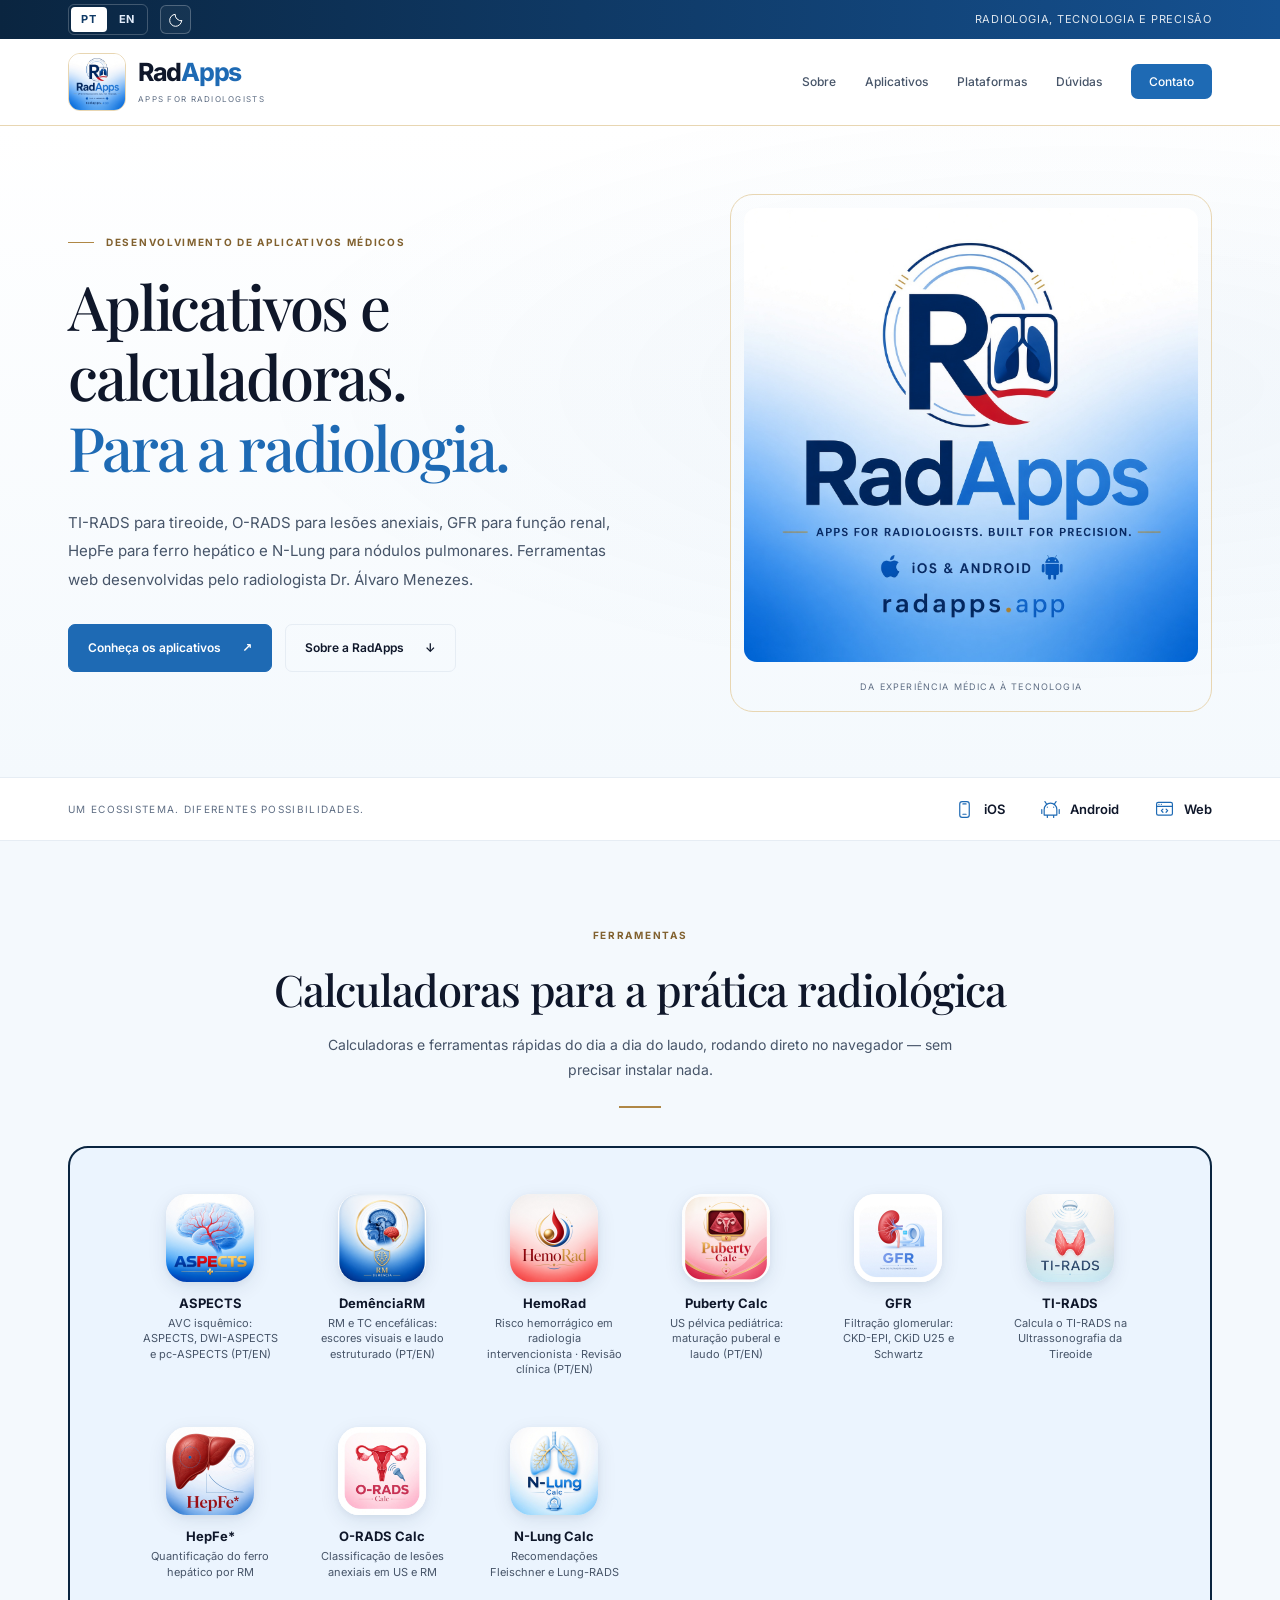
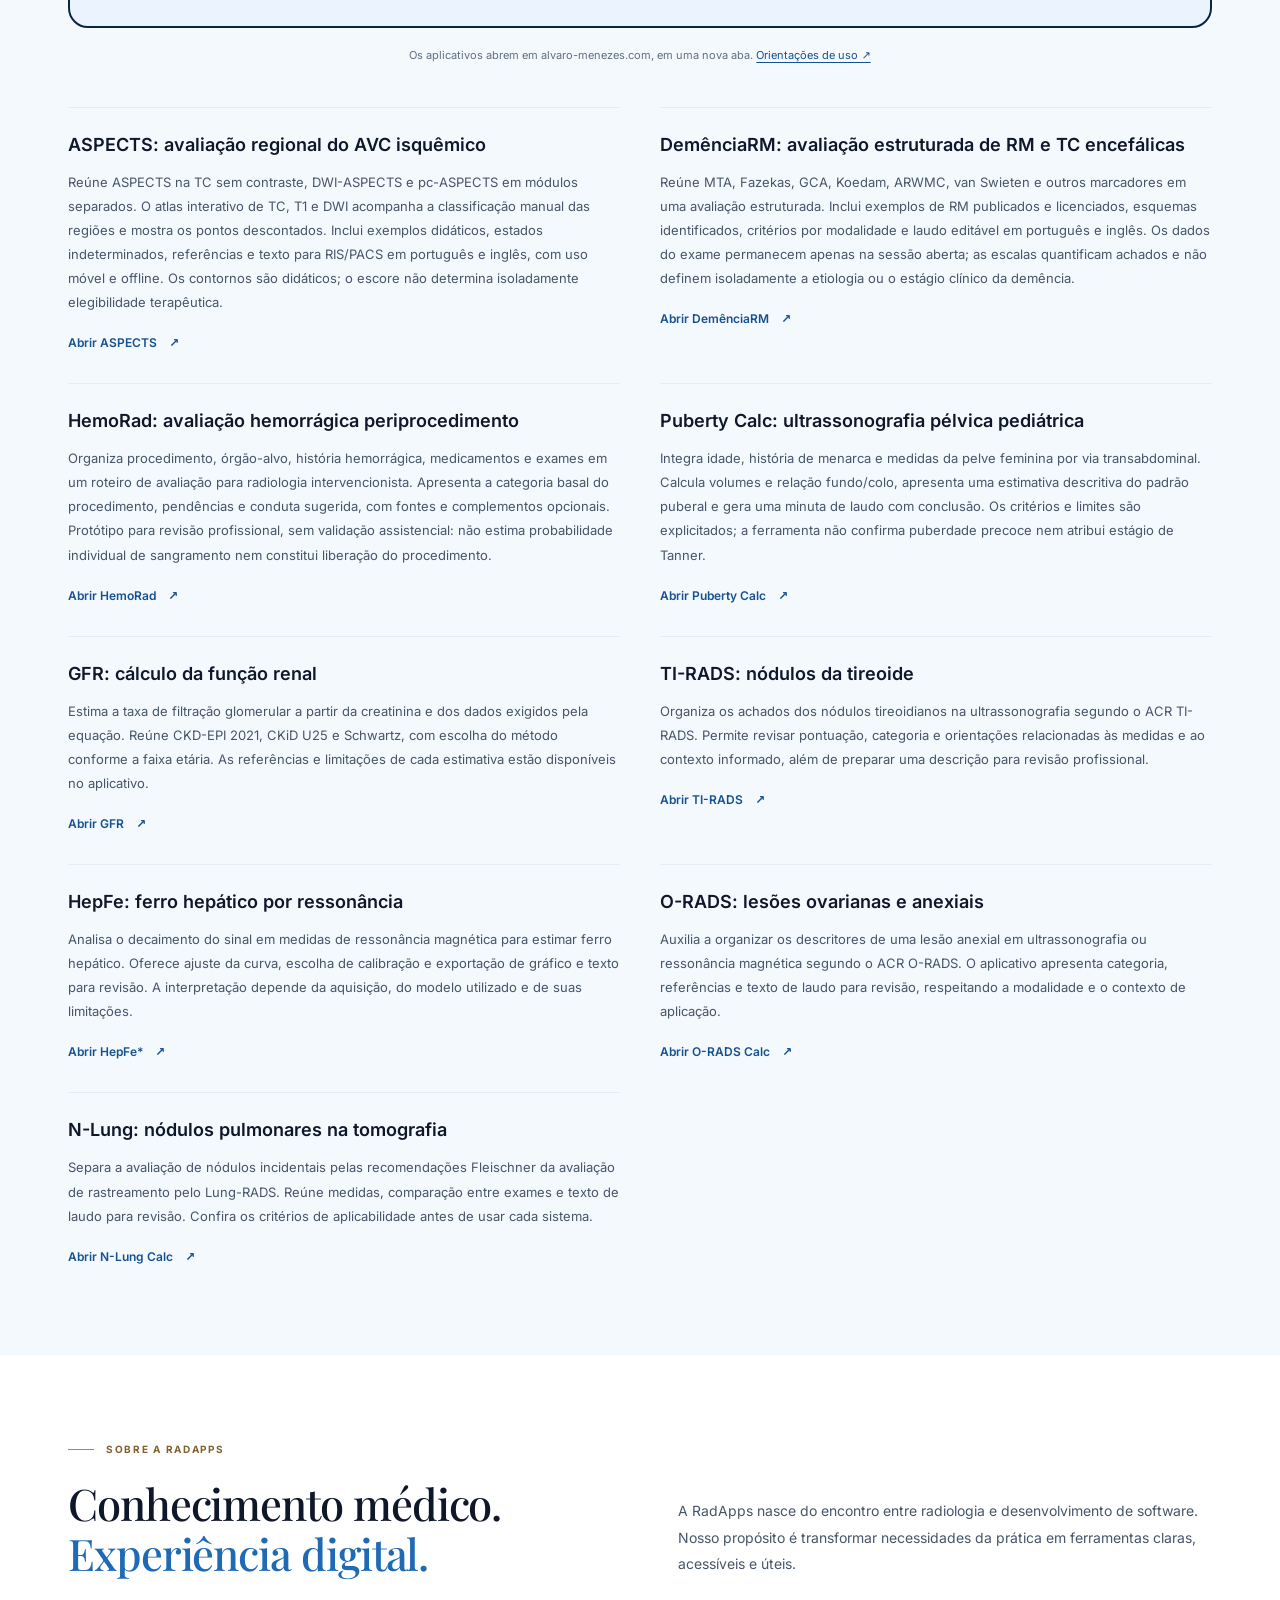
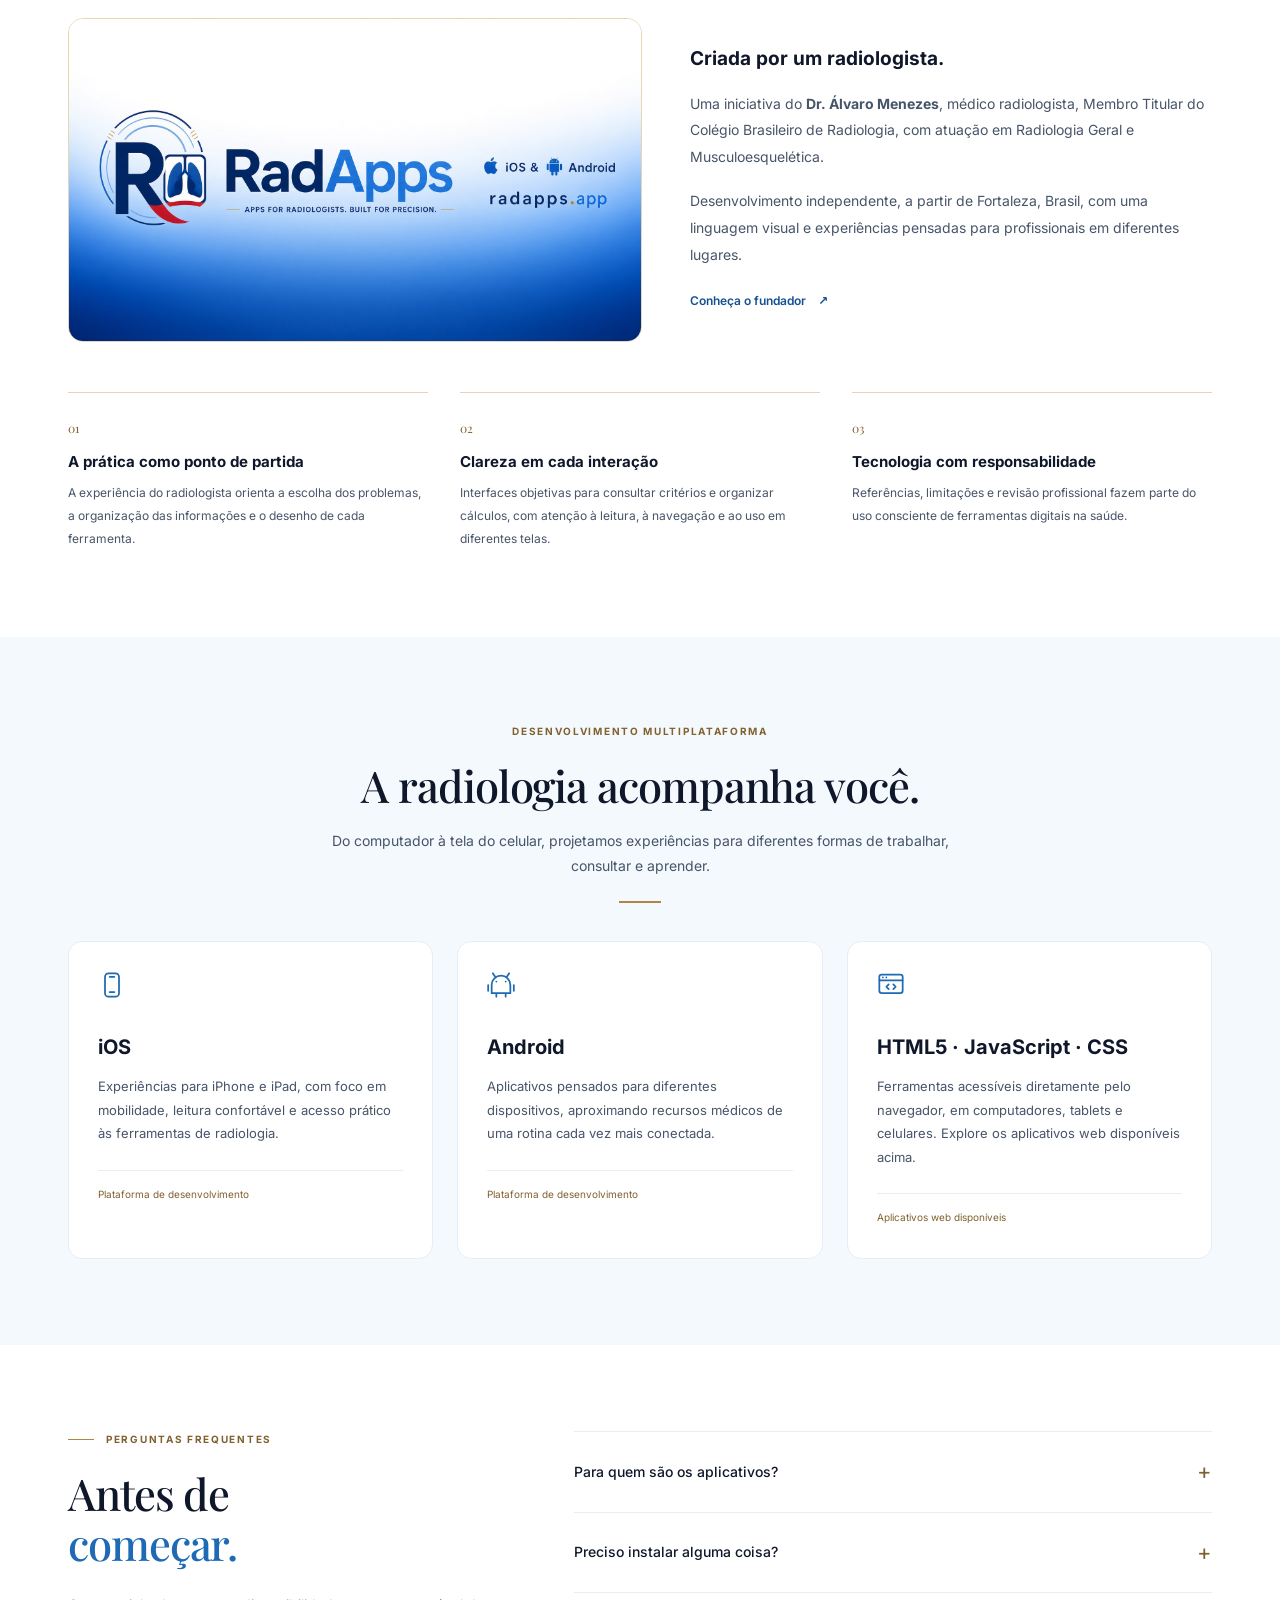
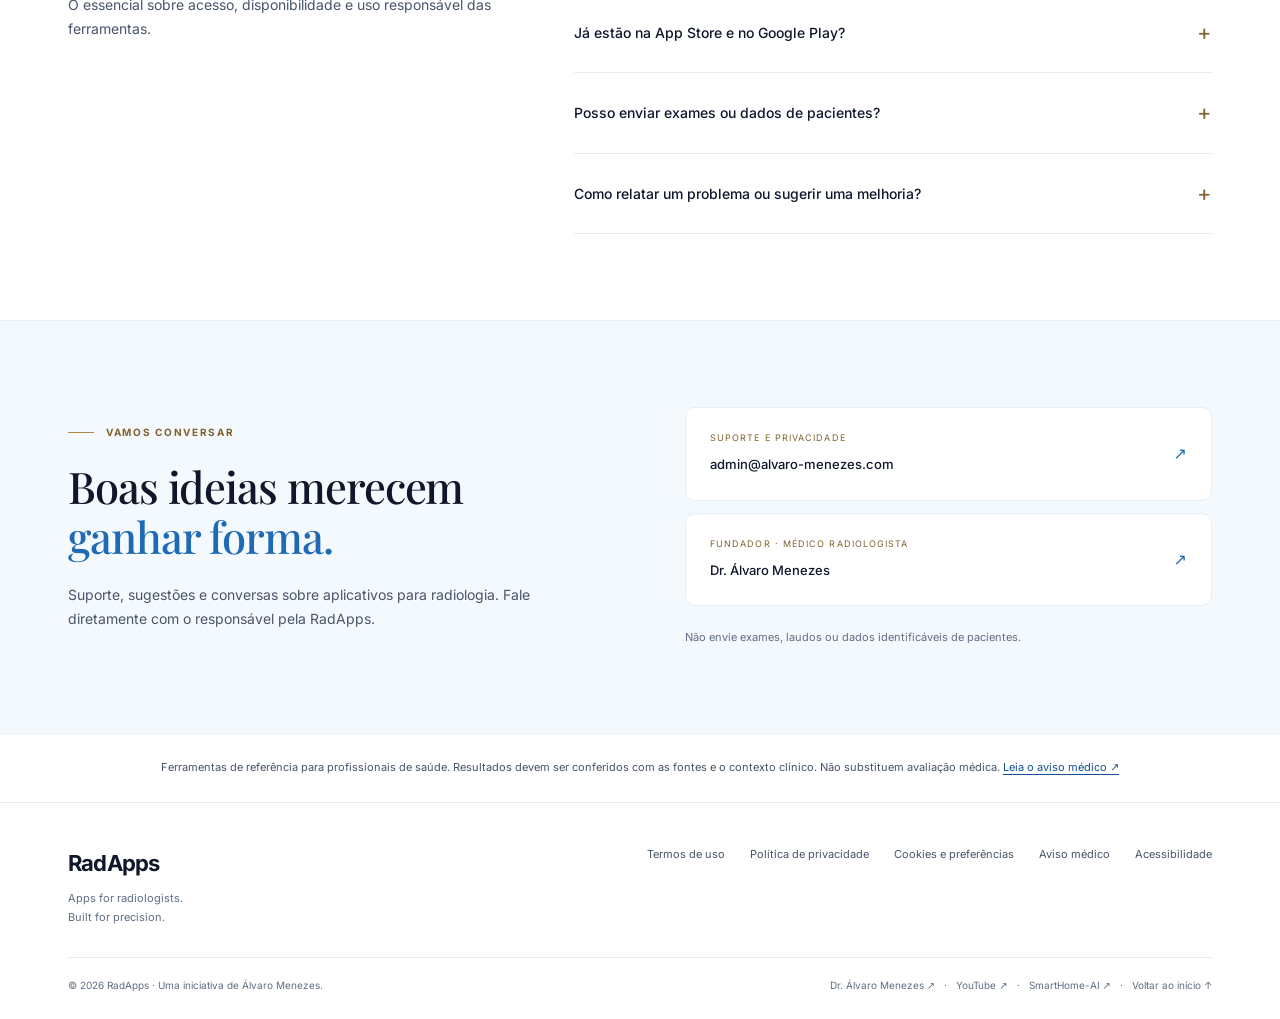
<file: index.html>
<!doctype html>
<html lang="pt-BR"><head>
<meta charset="utf-8"><meta name="viewport" content="width=device-width,initial-scale=1">
<title>RadApps — Aplicativos e calculadoras para Radiologia</title><meta name="description" content="Aplicativos e calculadoras para radiologia: Puberty Calc, TI-RADS, O-RADS, GFR, HepFe e N-Lung. Conheça a RadApps, iniciativa do radiologista Dr. Álvaro Menezes.">
<meta name="robots" content="index, follow, max-image-preview:large">
<meta name="author" content="RadApps · Álvaro Menezes"><meta name="theme-color" content="#0a2540">
<meta name="referrer" content="strict-origin-when-cross-origin">
<meta http-equiv="Content-Security-Policy" content="default-src 'self'; script-src 'self' 'sha256-Ia8cPRC/CXZ2uTX8mZ/UfEn209JXgxoNXwF6DVPV4vs=' 'sha256-m+xvab7UY25BUFgWx7vIek7Wz7Ff/WeHZ2lDBPFgamw=' https://static.cloudflareinsights.com https://*.googletagmanager.com https://*.googlesyndication.com https://*.doubleclick.net https://*.google.com https://*.adtrafficquality.google https://*.googleadservices.com https://www.gstatic.com; style-src 'self' 'unsafe-inline' https://fonts.googleapis.com; img-src 'self' data: https:; font-src 'self' https://fonts.gstatic.com; connect-src 'self' https://*.google-analytics.com https://*.analytics.google.com https://*.googletagmanager.com https://*.googlesyndication.com https://*.doubleclick.net https://*.google.com https://*.adtrafficquality.google https://csi.gstatic.com; frame-src 'self' https://*.googlesyndication.com https://*.doubleclick.net https://*.google.com https://*.adtrafficquality.google; object-src 'none'; base-uri 'self'; form-action 'none'">
<link rel="canonical" href="https://radapps.app/">
<link rel="alternate" hreflang="pt-BR" href="https://radapps.app/"><link rel="alternate" hreflang="en" href="https://radapps.app/en/"><link rel="alternate" hreflang="x-default" href="https://radapps.app/">
<meta property="og:type" content="website"><meta property="og:site_name" content="RadApps"><meta property="og:title" content="RadApps — Aplicativos e calculadoras para Radiologia"><meta property="og:description" content="Aplicativos e calculadoras para radiologia: Puberty Calc, TI-RADS, O-RADS, GFR, HepFe e N-Lung. Conheça a RadApps, iniciativa do radiologista Dr. Álvaro Menezes."><meta property="og:url" content="https://radapps.app/"><meta property="og:locale" content="pt_BR"><meta property="og:image" content="https://radapps.app/assets/brand/radapps-banner.jpg"><meta property="og:image:width" content="1792"><meta property="og:image:height" content="1008"><meta property="og:image:alt" content="RadApps — Apps for radiologists. Built for precision."><meta name="twitter:card" content="summary_large_image">
<meta property="og:locale:alternate" content="en_US"><meta name="twitter:title" content="RadApps — Aplicativos e calculadoras para Radiologia"><meta name="twitter:description" content="Aplicativos e calculadoras para radiologia: Puberty Calc, TI-RADS, O-RADS, GFR, HepFe e N-Lung. Conheça a RadApps, iniciativa do radiologista Dr. Álvaro Menezes."><meta name="twitter:image" content="https://radapps.app/assets/brand/radapps-banner.jpg"><meta name="twitter:image:alt" content="RadApps — Apps for radiologists. Built for precision.">
<link rel="icon" type="image/jpeg" href="/assets/brand/radapps-logo.jpg"><link rel="apple-touch-icon" href="/assets/brand/radapps-logo.jpg">
<link rel="preload" href="/assets/fonts/inter-latin.woff2" as="font" type="font/woff2" crossorigin><link rel="preload" href="/assets/fonts/playfair-latin.woff2" as="font" type="font/woff2" crossorigin>
<script src="/assets/theme-init.js?v=91854e3f3b0c"></script><link rel="stylesheet" href="/assets/site.css?v=2c88387afd8a">
<script type="application/ld+json">{"@context": "https://schema.org", "@graph": [{"@type": "Organization", "@id": "https://radapps.app/#organization", "name": "RadApps", "url": "https://radapps.app/", "logo": "https://radapps.app/assets/brand/radapps-logo.jpg", "email": "admin@alvaro-menezes.com", "description": "Iniciativa independente de desenvolvimento de aplicativos para radiologia.", "founder": {"@id": "https://alvaro-menezes.com/#person"}}, {"@type": "Person", "@id": "https://alvaro-menezes.com/#person", "name": "Álvaro Menezes", "url": "https://alvaro-menezes.com/"}, {"@type": "WebSite", "@id": "https://radapps.app/#website", "name": "RadApps", "url": "https://radapps.app/", "inLanguage": ["pt-BR", "en"], "publisher": {"@id": "https://radapps.app/#organization"}}, {"@type": "WebPage", "@id": "https://radapps.app/#webpage", "url": "https://radapps.app/", "name": "RadApps — Aplicativos e calculadoras para Radiologia", "description": "Aplicativos e calculadoras para radiologia: Puberty Calc, TI-RADS, O-RADS, GFR, HepFe e N-Lung. Conheça a RadApps, iniciativa do radiologista Dr. Álvaro Menezes.", "inLanguage": "pt-BR", "isPartOf": {"@id": "https://radapps.app/#website"}, "mainEntity": {"@id": "https://radapps.app/#apps"}}, {"@type": "ItemList", "@id": "https://radapps.app/#apps", "name": "Aplicativos para o Radiologista", "numberOfItems": 9, "itemListElement": [{"@type": "ListItem", "position": 1, "item": {"@type": "WebPage", "name": "ASPECTS", "description": "AVC isquêmico: ASPECTS, DWI-ASPECTS e pc-ASPECTS (PT/EN)", "url": "https://alvaro-menezes.com/apps/aspects.html"}}, {"@type": "ListItem", "position": 2, "item": {"@type": "WebPage", "name": "DemênciaRM", "description": "RM e TC encefálicas: escores visuais e laudo estruturado (PT/EN)", "url": "https://alvaro-menezes.com/apps/demenciarm/"}}, {"@type": "ListItem", "position": 3, "item": {"@type": "WebPage", "name": "HemoRad", "description": "Risco hemorrágico em radiologia intervencionista · Revisão clínica (PT/EN)", "url": "https://alvaro-menezes.com/apps/hemorad.html"}}, {"@type": "ListItem", "position": 4, "item": {"@type": "WebPage", "name": "Puberty Calc", "description": "US pélvica pediátrica: maturação puberal e laudo (PT/EN)", "url": "https://alvaro-menezes.com/apps/puberty.html"}}, {"@type": "ListItem", "position": 5, "item": {"@type": "WebPage", "name": "GFR", "description": "Filtração glomerular: CKD-EPI, CKiD U25 e Schwartz", "url": "https://alvaro-menezes.com/apps/gfr.html"}}, {"@type": "ListItem", "position": 6, "item": {"@type": "WebPage", "name": "TI-RADS", "description": "Calcula o TI-RADS na Ultrassonografia da Tireoide", "url": "https://alvaro-menezes.com/apps/tirads.html"}}, {"@type": "ListItem", "position": 7, "item": {"@type": "WebPage", "name": "HepFe*", "description": "Quantificação do ferro hepático por RM", "url": "https://alvaro-menezes.com/apps/hepfe.html"}}, {"@type": "ListItem", "position": 8, "item": {"@type": "WebPage", "name": "O-RADS Calc", "description": "Classificação de lesões anexiais em US e RM", "url": "https://alvaro-menezes.com/apps/orads.html"}}, {"@type": "ListItem", "position": 9, "item": {"@type": "WebPage", "name": "N-Lung Calc", "description": "Recomendações Fleischner e Lung-RADS", "url": "https://alvaro-menezes.com/apps/nlung.html"}}]}]}</script><script src="/assets/site.js?v=9ebe1cab357e" defer></script>
<!-- Google tag (gtag.js) -->
<script async src="https://www.googletagmanager.com/gtag/js?id=G-1TKBR87DTZ"></script>
<script>
window.dataLayer = window.dataLayer || [];
function gtag(){dataLayer.push(arguments);}
gtag('js', new Date());
gtag('config', 'G-1TKBR87DTZ');
gtag('config', 'AW-18463774874');
</script>
<!-- Google AdSense -->
<script async src="https://pagead2.googlesyndication.com/pagead/js/adsbygoogle.js?client=ca-pub-4633113806110595" crossorigin="anonymous"></script>
<script type="application/ld+json">{"@context":"https://schema.org","@type":"FAQPage","mainEntity":[{"@type":"Question","name":"Para quem são os aplicativos?","acceptedAnswer":{"@type":"Answer","text":"São direcionados a radiologistas e outros profissionais de saúde que conheçam a finalidade e as limitações de cada ferramenta. Não são um serviço de diagnóstico para pacientes."}},{"@type":"Question","name":"Preciso instalar alguma coisa?","acceptedAnswer":{"@type":"Answer","text":"Os aplicativos apresentados podem ser acessados pelo navegador. Os links abrem as páginas originais em alvaro-menezes.com, em uma nova aba."}},{"@type":"Question","name":"Já estão na App Store e no Google Play?","acceptedAnswer":{"@type":"Answer","text":"Este site apresenta a iniciativa de desenvolvimento para iOS, Android e web. No momento, os acessos publicados aqui são às versões web."}},{"@type":"Question","name":"Posso enviar exames ou dados de pacientes?","acceptedAnswer":{"@type":"Answer","text":"O site RadApps não possui upload, prontuário ou formulário clínico. Não envie dados identificáveis de pacientes."}},{"@type":"Question","name":"Como relatar um problema ou sugerir uma melhoria?","acceptedAnswer":{"@type":"Answer","text":"Escreva para admin@alvaro-menezes.com e informe o aplicativo, o dispositivo, o navegador e os passos para reproduzir o problema, sem dados de pacientes."}}]}</script>
</head><body>
<a class="skip-link" href="#conteudo">Pular para o conteúdo</a>
<header class="site-header"><div class="topbar"><div class="container topbar-inner"><div class="preferences"><nav class="language-switch" aria-label="Idioma / Language"><a href="/" lang="pt-BR" hreflang="pt-BR" aria-label="Português" aria-current="true">PT</a><a href="/en/" lang="en" hreflang="en" aria-label="English" aria-current="false">EN</a></nav><button class="theme-toggle" type="button" aria-label="Mudar tema"><svg class="moon" viewBox="0 0 24 24" fill="none" stroke="currentColor" stroke-width="1.5" stroke-linecap="round" stroke-linejoin="round" aria-hidden="true"><path d="M20.5 13.2A9 9 0 0 1 10.8 3.5 9 9 0 1 0 20.5 13.2Z"/></svg><svg class="sun" viewBox="0 0 24 24" fill="none" stroke="currentColor" stroke-width="1.5" stroke-linecap="round" stroke-linejoin="round" aria-hidden="true"><circle cx="12" cy="12" r="4"/><path d="M12 2v2m0 16v2M2 12h2m16 0h2M5 5l1.5 1.5m11 11L19 19M5 19l1.5-1.5m11-11L19 5"/></svg></button></div><span class="topbar-note">RADIOLOGIA, TECNOLOGIA E PRECISÃO</span></div></div>
<nav class="navbar" aria-label="Navegação principal"><div class="container nav-inner"><a class="brand" href="/" aria-label="RadApps — início"><img src="/assets/brand/radapps-logo.jpg" width="58" height="58" alt=""><span><span class="brand-name">Rad<span>Apps</span></span><span class="brand-caption">Apps for radiologists</span></span></a><button class="menu-toggle" aria-controls="nav-links" aria-expanded="false" type="button">Menu <span aria-hidden="true">☰</span></button><ul class="nav-links" id="nav-links"><li><a  href="/#sobre">Sobre</a></li><li><a  href="/#aplicativos">Aplicativos</a></li><li><a  href="/#plataformas">Plataformas</a></li><li><a  href="/#duvidas">Dúvidas</a></li><li><a class=nav-contact href="/#contato">Contato</a></li></ul></div></nav></header>
<main id="conteudo">
<section class="hero" id="inicio"><div class="container hero-inner"><div class="hero-copy"><p class="eyebrow">Desenvolvimento de aplicativos médicos</p><h1>Aplicativos e<br>calculadoras.<span><em>Para a radiologia.</em></span></h1><p>TI-RADS para tireoide, O-RADS para lesões anexiais, GFR para função renal, HepFe para ferro hepático e N-Lung para nódulos pulmonares. Ferramentas web desenvolvidas pelo radiologista Dr. Álvaro Menezes.</p><div class="hero-actions"><a class="btn" href="#aplicativos">Conheça os aplicativos <span aria-hidden="true">↗</span></a><a class="btn btn-secondary" href="#sobre">Sobre a RadApps <span aria-hidden="true">↓</span></a></div></div><figure class="hero-art"><img src="/assets/brand/radapps-logo.jpg" alt="RadApps — Apps for radiologists. Built for precision." width="1408" height="1408" fetchpriority="high"><figcaption>Da experiência médica à tecnologia</figcaption></figure></div></section>
<div class="platform-strip"><div class="container"><span class="platform-label">Um ecossistema. Diferentes possibilidades.</span><div class="platform-names"><span><svg class="phone" viewBox="0 0 24 24" fill="none" stroke="currentColor" stroke-width="1.5" stroke-linecap="round" stroke-linejoin="round" aria-hidden="true"><rect x="6" y="2" width="12" height="20" rx="3"/><path d="M10 18h4M10 5h4"/></svg> iOS</span><span><svg class="android" viewBox="0 0 24 24" fill="none" stroke="currentColor" stroke-width="1.5" stroke-linecap="round" stroke-linejoin="round" aria-hidden="true"><path d="m7 5-2-3m12 3 2-3M4 12a8 8 0 0 1 16 0v7H4zM8 19v3m8-3v3M1 12v5m22-5v5"/><path d="M8 9h.01M16 9h.01"/></svg> Android</span><span><svg class="web" viewBox="0 0 24 24" fill="none" stroke="currentColor" stroke-width="1.5" stroke-linecap="round" stroke-linejoin="round" aria-hidden="true"><rect x="2" y="3" width="20" height="16" rx="2"/><path d="M2 8h20M8 5.5h.01M5 5.5h.01m5 6-2 2 2 2m4-4 2 2-2 2"/></svg> Web</span></div></div></div>
<section class="section section-alt" id="aplicativos"><div class="container"><div class="section-header"><p class="eyebrow">Ferramentas</p><h2>Calculadoras para a prática radiológica</h2><p class="section-sub">Calculadoras e ferramentas rápidas do dia a dia do laudo, rodando direto no navegador — sem precisar instalar nada.</p></div><div class="apps-panel"><div class="apps-grid"><a class="app-tile" href="https://alvaro-menezes.com/apps/aspects.html" target="_blank" rel="noopener noreferrer"><span class="app-icon"><img src="/assets/apps/aspects-icon.jpg?v=687d293ca84b" alt="ASPECTS" width="88" height="88" loading="lazy"></span><span class="app-name">ASPECTS</span><span class="app-desc">AVC isquêmico: ASPECTS, DWI-ASPECTS e pc-ASPECTS (PT/EN)</span></a><a class="app-tile" href="https://alvaro-menezes.com/apps/demenciarm/" target="_blank" rel="noopener noreferrer"><span class="app-icon"><img src="/assets/apps/demenciarm-icon.png?v=ba3b7d2aa79d" alt="DemênciaRM" width="88" height="88" loading="lazy"></span><span class="app-name">DemênciaRM</span><span class="app-desc">RM e TC encefálicas: escores visuais e laudo estruturado (PT/EN)</span></a><a class="app-tile" href="https://alvaro-menezes.com/apps/hemorad.html" target="_blank" rel="noopener noreferrer"><span class="app-icon"><img src="/assets/apps/periprocedimento-icon.jpg?v=da15ee832a85" alt="HemoRad" width="88" height="88" loading="lazy"></span><span class="app-name">HemoRad</span><span class="app-desc">Risco hemorrágico em radiologia intervencionista · Revisão clínica (PT/EN)</span></a><a class="app-tile" href="https://alvaro-menezes.com/apps/puberty.html" target="_blank" rel="noopener noreferrer"><span class="app-icon"><img src="/assets/apps/puberty-icon.jpg?v=7adab40e4905" alt="Puberty Calc" width="88" height="88" loading="lazy"></span><span class="app-name">Puberty Calc</span><span class="app-desc">US pélvica pediátrica: maturação puberal e laudo (PT/EN)</span></a><a class="app-tile" href="https://alvaro-menezes.com/apps/gfr.html" target="_blank" rel="noopener noreferrer"><span class="app-icon"><img src="/assets/apps/gfr-icon.jpg?v=4e13d87d4bf9" alt="GFR" width="88" height="88" loading="lazy"></span><span class="app-name">GFR</span><span class="app-desc">Filtração glomerular: CKD-EPI, CKiD U25 e Schwartz</span></a><a class="app-tile" href="https://alvaro-menezes.com/apps/tirads.html" target="_blank" rel="noopener noreferrer"><span class="app-icon"><img src="/assets/apps/tirads-icon.jpg?v=9ed29ad2dbc6" alt="TI-RADS" width="88" height="88" loading="lazy"></span><span class="app-name">TI-RADS</span><span class="app-desc">Calcula o TI-RADS na Ultrassonografia da Tireoide</span></a><a class="app-tile" href="https://alvaro-menezes.com/apps/hepfe.html" target="_blank" rel="noopener noreferrer"><span class="app-icon"><img src="/assets/apps/hepfe-icon.jpg?v=3ff48dc2b096" alt="HepFe*" width="88" height="88" loading="lazy"></span><span class="app-name">HepFe*</span><span class="app-desc">Quantificação do ferro hepático por RM</span></a><a class="app-tile" href="https://alvaro-menezes.com/apps/orads.html" target="_blank" rel="noopener noreferrer"><span class="app-icon"><img src="/assets/apps/orads-icon.jpg?v=fb81e108135a" alt="O-RADS Calc" width="88" height="88" loading="lazy"></span><span class="app-name">O-RADS Calc</span><span class="app-desc">Classificação de lesões anexiais em US e RM</span></a><a class="app-tile" href="https://alvaro-menezes.com/apps/nlung.html" target="_blank" rel="noopener noreferrer"><span class="app-icon"><img src="/assets/apps/nlung-icon.jpg?v=9bbf95b566eb" alt="N-Lung Calc" width="88" height="88" loading="lazy"></span><span class="app-name">N-Lung Calc</span><span class="app-desc">Recomendações Fleischner e Lung-RADS</span></a></div></div><p class="app-note">Os aplicativos abrem em alvaro-menezes.com, em uma nova aba. <a href="/aviso-medico/">Orientações de uso ↗</a></p><div class="app-guides"><article class="app-guide"><h3>ASPECTS: avaliação regional do AVC isquêmico</h3><p>Reúne ASPECTS na TC sem contraste, DWI-ASPECTS e pc-ASPECTS em módulos separados. O atlas interativo de TC, T1 e DWI acompanha a classificação manual das regiões e mostra os pontos descontados. Inclui exemplos didáticos, estados indeterminados, referências e texto para RIS/PACS em português e inglês, com uso móvel e offline. Os contornos são didáticos; o escore não determina isoladamente elegibilidade terapêutica.</p><a class="text-link" href="https://alvaro-menezes.com/apps/aspects.html" target="_blank" rel="noopener noreferrer">Abrir ASPECTS <span aria-hidden="true">↗</span></a></article><article class="app-guide"><h3>DemênciaRM: avaliação estruturada de RM e TC encefálicas</h3><p>Reúne MTA, Fazekas, GCA, Koedam, ARWMC, van Swieten e outros marcadores em uma avaliação estruturada. Inclui exemplos de RM publicados e licenciados, esquemas identificados, critérios por modalidade e laudo editável em português e inglês. Os dados do exame permanecem apenas na sessão aberta; as escalas quantificam achados e não definem isoladamente a etiologia ou o estágio clínico da demência.</p><a class="text-link" href="https://alvaro-menezes.com/apps/demenciarm/" target="_blank" rel="noopener noreferrer">Abrir DemênciaRM <span aria-hidden="true">↗</span></a></article><article class="app-guide"><h3>HemoRad: avaliação hemorrágica periprocedimento</h3><p>Organiza procedimento, órgão-alvo, história hemorrágica, medicamentos e exames em um roteiro de avaliação para radiologia intervencionista. Apresenta a categoria basal do procedimento, pendências e conduta sugerida, com fontes e complementos opcionais. Protótipo para revisão profissional, sem validação assistencial: não estima probabilidade individual de sangramento nem constitui liberação do procedimento.</p><a class="text-link" href="https://alvaro-menezes.com/apps/hemorad.html" target="_blank" rel="noopener noreferrer">Abrir HemoRad <span aria-hidden="true">↗</span></a></article><article class="app-guide"><h3>Puberty Calc: ultrassonografia pélvica pediátrica</h3><p>Integra idade, história de menarca e medidas da pelve feminina por via transabdominal. Calcula volumes e relação fundo/colo, apresenta uma estimativa descritiva do padrão puberal e gera uma minuta de laudo com conclusão. Os critérios e limites são explicitados; a ferramenta não confirma puberdade precoce nem atribui estágio de Tanner.</p><a class="text-link" href="https://alvaro-menezes.com/apps/puberty.html" target="_blank" rel="noopener noreferrer">Abrir Puberty Calc <span aria-hidden="true">↗</span></a></article><article class="app-guide"><h3>GFR: cálculo da função renal</h3><p>Estima a taxa de filtração glomerular a partir da creatinina e dos dados exigidos pela equação. Reúne CKD-EPI 2021, CKiD U25 e Schwartz, com escolha do método conforme a faixa etária. As referências e limitações de cada estimativa estão disponíveis no aplicativo.</p><a class="text-link" href="https://alvaro-menezes.com/apps/gfr.html" target="_blank" rel="noopener noreferrer">Abrir GFR <span aria-hidden="true">↗</span></a></article><article class="app-guide"><h3>TI-RADS: nódulos da tireoide</h3><p>Organiza os achados dos nódulos tireoidianos na ultrassonografia segundo o ACR TI-RADS. Permite revisar pontuação, categoria e orientações relacionadas às medidas e ao contexto informado, além de preparar uma descrição para revisão profissional.</p><a class="text-link" href="https://alvaro-menezes.com/apps/tirads.html" target="_blank" rel="noopener noreferrer">Abrir TI-RADS <span aria-hidden="true">↗</span></a></article><article class="app-guide"><h3>HepFe: ferro hepático por ressonância</h3><p>Analisa o decaimento do sinal em medidas de ressonância magnética para estimar ferro hepático. Oferece ajuste da curva, escolha de calibração e exportação de gráfico e texto para revisão. A interpretação depende da aquisição, do modelo utilizado e de suas limitações.</p><a class="text-link" href="https://alvaro-menezes.com/apps/hepfe.html" target="_blank" rel="noopener noreferrer">Abrir HepFe* <span aria-hidden="true">↗</span></a></article><article class="app-guide"><h3>O-RADS: lesões ovarianas e anexiais</h3><p>Auxilia a organizar os descritores de uma lesão anexial em ultrassonografia ou ressonância magnética segundo o ACR O-RADS. O aplicativo apresenta categoria, referências e texto de laudo para revisão, respeitando a modalidade e o contexto de aplicação.</p><a class="text-link" href="https://alvaro-menezes.com/apps/orads.html" target="_blank" rel="noopener noreferrer">Abrir O-RADS Calc <span aria-hidden="true">↗</span></a></article><article class="app-guide"><h3>N-Lung: nódulos pulmonares na tomografia</h3><p>Separa a avaliação de nódulos incidentais pelas recomendações Fleischner da avaliação de rastreamento pelo Lung-RADS. Reúne medidas, comparação entre exames e texto de laudo para revisão. Confira os critérios de aplicabilidade antes de usar cada sistema.</p><a class="text-link" href="https://alvaro-menezes.com/apps/nlung.html" target="_blank" rel="noopener noreferrer">Abrir N-Lung Calc <span aria-hidden="true">↗</span></a></article></div></div></section>
<section class="section" id="sobre"><div class="container"><div class="split-heading"><div><p class="eyebrow">Sobre a RadApps</p><h2>Conhecimento médico.<br><em>Experiência digital.</em></h2></div><p>A RadApps nasce do encontro entre radiologia e desenvolvimento de software. Nosso propósito é transformar necessidades da prática em ferramentas claras, acessíveis e úteis.</p></div><div class="about-grid"><figure class="banner-image"><img src="/assets/brand/radapps-banner.jpg" alt="RadApps — Apps for radiologists. Built for precision. iOS & Android. radapps.app" width="1792" height="1008" loading="lazy"></figure><div class="about-copy"><h3>Criada por um radiologista.</h3><p>Uma iniciativa do <strong>Dr. Álvaro Menezes</strong>, médico radiologista, Membro Titular do Colégio Brasileiro de Radiologia, com atuação em Radiologia Geral e Musculoesquelética.</p><p>Desenvolvimento independente, a partir de Fortaleza, Brasil, com uma linguagem visual e experiências pensadas para profissionais em diferentes lugares.</p><a class="text-link" href="https://alvaro-menezes.com/" target="_blank" rel="noopener noreferrer">Conheça o fundador <span aria-hidden="true">↗</span></a></div></div><div class="pillars"><article class="pillar"><p class="pillar-symbol" aria-hidden="true">01</p><h3>A prática como ponto de partida</h3><p>A experiência do radiologista orienta a escolha dos problemas, a organização das informações e o desenho de cada ferramenta.</p></article><article class="pillar"><p class="pillar-symbol" aria-hidden="true">02</p><h3>Clareza em cada interação</h3><p>Interfaces objetivas para consultar critérios e organizar cálculos, com atenção à leitura, à navegação e ao uso em diferentes telas.</p></article><article class="pillar"><p class="pillar-symbol" aria-hidden="true">03</p><h3>Tecnologia com responsabilidade</h3><p>Referências, limitações e revisão profissional fazem parte do uso consciente de ferramentas digitais na saúde.</p></article></div></div></section>
<section class="section section-alt" id="plataformas"><div class="container"><div class="section-header"><p class="eyebrow">Desenvolvimento multiplataforma</p><h2>A radiologia acompanha você.</h2><p class="section-sub">Do computador à tela do celular, projetamos experiências para diferentes formas de trabalhar, consultar e aprender.</p></div><div class="platform-grid"><article class="platform-card"><svg class="phone" viewBox="0 0 24 24" fill="none" stroke="currentColor" stroke-width="1.5" stroke-linecap="round" stroke-linejoin="round" aria-hidden="true"><rect x="6" y="2" width="12" height="20" rx="3"/><path d="M10 18h4M10 5h4"/></svg><h3>iOS</h3><p>Experiências para iPhone e iPad, com foco em mobilidade, leitura confortável e acesso prático às ferramentas de radiologia.</p><span class="status">Plataforma de desenvolvimento</span></article><article class="platform-card"><svg class="android" viewBox="0 0 24 24" fill="none" stroke="currentColor" stroke-width="1.5" stroke-linecap="round" stroke-linejoin="round" aria-hidden="true"><path d="m7 5-2-3m12 3 2-3M4 12a8 8 0 0 1 16 0v7H4zM8 19v3m8-3v3M1 12v5m22-5v5"/><path d="M8 9h.01M16 9h.01"/></svg><h3>Android</h3><p>Aplicativos pensados para diferentes dispositivos, aproximando recursos médicos de uma rotina cada vez mais conectada.</p><span class="status">Plataforma de desenvolvimento</span></article><article class="platform-card"><svg class="web" viewBox="0 0 24 24" fill="none" stroke="currentColor" stroke-width="1.5" stroke-linecap="round" stroke-linejoin="round" aria-hidden="true"><rect x="2" y="3" width="20" height="16" rx="2"/><path d="M2 8h20M8 5.5h.01M5 5.5h.01m5 6-2 2 2 2m4-4 2 2-2 2"/></svg><h3>HTML5 · JavaScript · CSS</h3><p>Ferramentas acessíveis diretamente pelo navegador, em computadores, tablets e celulares. Explore os aplicativos web disponíveis acima.</p><span class="status">Aplicativos web disponíveis</span></article></div></div></section>
<section class="section" id="duvidas"><div class="container faq-grid"><div class="faq-heading"><p class="eyebrow">Perguntas frequentes</p><h2>Antes de<br><em>começar.</em></h2><p>O essencial sobre acesso, disponibilidade e uso responsável das ferramentas.</p></div><div><details class="faq-item"><summary>Para quem são os aplicativos?</summary><p>São direcionados a radiologistas e outros profissionais de saúde que conheçam a finalidade e as limitações de cada ferramenta. Não são um serviço de diagnóstico para pacientes.</p></details><details class="faq-item"><summary>Preciso instalar alguma coisa?</summary><p>Os cinco aplicativos apresentados podem ser acessados pelo navegador. Os links abrem as páginas originais em alvaro-menezes.com, em uma nova aba.</p></details><details class="faq-item"><summary>Já estão na App Store e no Google Play?</summary><p>Este site apresenta a iniciativa de desenvolvimento para iOS, Android e web. No momento, os acessos publicados aqui são às versões web. Links oficiais das lojas serão incluídos quando houver versões disponíveis.</p></details><details class="faq-item"><summary>Posso enviar exames ou dados de pacientes?</summary><p>O site RadApps não possui upload, prontuário ou formulário clínico. Não envie dados identificáveis de pacientes pelo canal de contato. Consulte a política própria de cada aplicativo antes de inserir qualquer informação.</p></details><details class="faq-item"><summary>Como relatar um problema ou sugerir uma melhoria?</summary><p>Escreva para <a href="mailto:admin@alvaro-menezes.com">admin@alvaro-menezes.com</a> e informe o aplicativo, o dispositivo, o navegador e os passos para reproduzir o problema, sem dados de pacientes.</p></details></div></div></section>
<section class="section contact-section" id="contato"><div class="container contact-grid"><div><p class="eyebrow">Vamos conversar</p><h2>Boas ideias merecem<br><em>ganhar forma.</em></h2><p>Suporte, sugestões e conversas sobre aplicativos para radiologia. Fale diretamente com o responsável pela RadApps.</p></div><div class="contact-links"><a class="contact-link" href="mailto:admin@alvaro-menezes.com"><span><small>Suporte e privacidade</small><strong>admin@alvaro-menezes.com</strong></span><span aria-hidden="true">↗</span></a><a class="contact-link" href="https://alvaro-menezes.com/" target="_blank" rel="noopener noreferrer"><span><small>Fundador · Médico radiologista</small><strong>Dr. Álvaro Menezes</strong></span><span aria-hidden="true">↗</span></a><p class="contact-fineprint">Não envie exames, laudos ou dados identificáveis de pacientes.</p></div></div></section></main>
<aside class="legal-ribbon"><div class="container"><p>Ferramentas de referência para profissionais de saúde. Resultados devem ser conferidos com as fontes e o contexto clínico. Não substituem avaliação médica. <a href="/aviso-medico/">Leia o aviso médico ↗</a></p></div></aside>
<footer class="footer"><div class="container"><div class="footer-main"><div><a class="footer-brand" href="/">RadApps</a><p class="footer-tagline">Apps for radiologists.<br>Built for precision.</p></div><nav class="footer-links" aria-label="Informações legais"><a href="/termos/">Termos de uso</a><a href="/privacidade/">Política de privacidade</a><a href="/cookies/">Cookies e preferências</a><a href="/aviso-medico/">Aviso médico</a><a href="/acessibilidade/">Acessibilidade</a></nav></div><div class="footer-bottom"><p>© 2026 RadApps · Uma iniciativa de Álvaro Menezes.</p><p><a href="https://alvaro-menezes.com/" target="_blank" rel="noopener noreferrer">Dr. Álvaro Menezes ↗</a> &nbsp; · &nbsp; <a href="https://www.youtube.com/@alvaromenezes-rad" target="_blank" rel="noopener noreferrer" aria-label="Canal de Álvaro Menezes no YouTube">YouTube ↗</a> &nbsp; · &nbsp; <a href="https://smarthome-ai.com" target="_blank" rel="noopener noreferrer">SmartHome-AI ↗</a> &nbsp; · &nbsp; <a href="/#inicio">Voltar ao início ↑</a></p></div></div></footer>
</body></html>
</file>
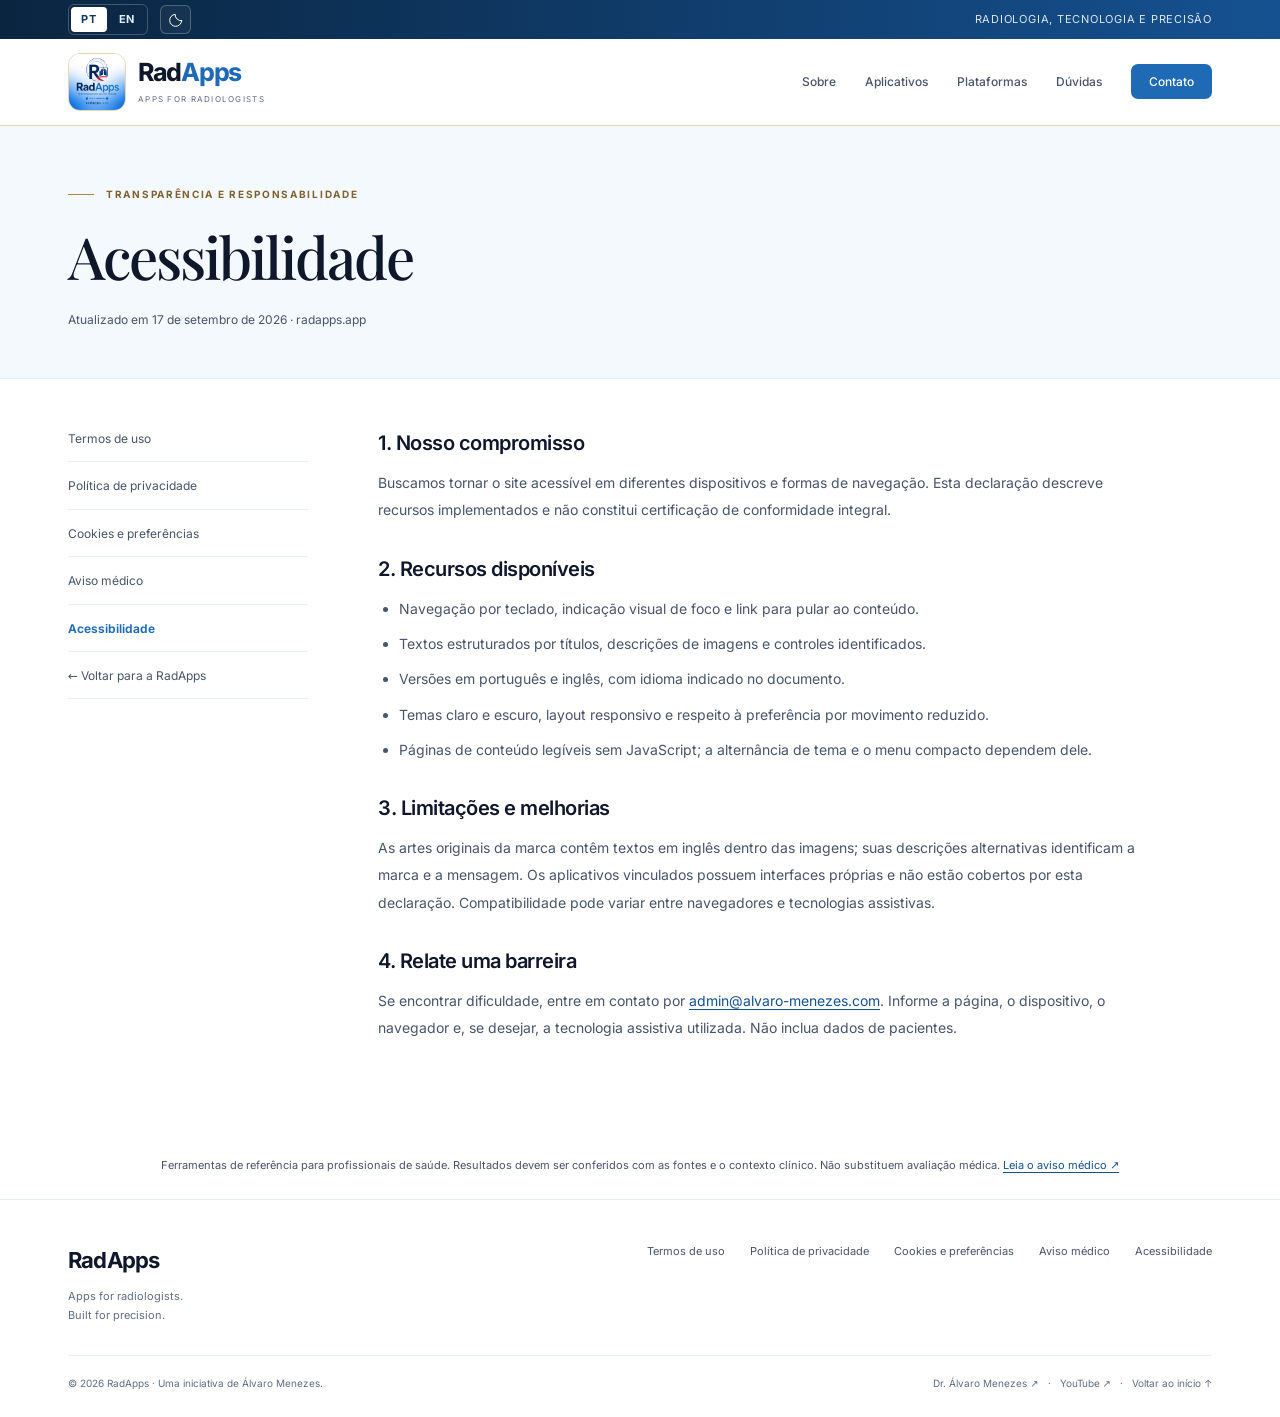
<file: acessibilidade/index.html>
<!doctype html>
<html lang="pt-BR"><head>
<meta charset="utf-8"><meta name="viewport" content="width=device-width,initial-scale=1">
<title>Acessibilidade | RadApps</title><meta name="description" content="Acessibilidade na RadApps: navegação por teclado, leitura, contraste, preferências visuais e canal para comunicar dificuldades.">
<meta name="robots" content="index, follow, max-image-preview:large">
<meta name="author" content="RadApps · Álvaro Menezes"><meta name="theme-color" content="#0a2540">
<meta name="referrer" content="strict-origin-when-cross-origin">
<meta http-equiv="Content-Security-Policy" content="default-src 'self'; script-src 'self' 'sha256-xPJm7kh9c4g3sc2kObvU4DLqwt9J09yPn/OLClrNEbg=' 'sha256-m+xvab7UY25BUFgWx7vIek7Wz7Ff/WeHZ2lDBPFgamw=' https://static.cloudflareinsights.com https://*.googletagmanager.com https://*.googlesyndication.com https://*.doubleclick.net https://*.google.com https://*.adtrafficquality.google https://*.googleadservices.com https://www.gstatic.com; style-src 'self' 'unsafe-inline' https://fonts.googleapis.com; img-src 'self' data: https:; font-src 'self' https://fonts.gstatic.com; connect-src 'self' https://*.google-analytics.com https://*.analytics.google.com https://*.googletagmanager.com https://*.googlesyndication.com https://*.doubleclick.net https://*.google.com https://*.adtrafficquality.google https://csi.gstatic.com; frame-src 'self' https://*.googlesyndication.com https://*.doubleclick.net https://*.google.com https://*.adtrafficquality.google; object-src 'none'; base-uri 'self'; form-action 'none'">
<link rel="canonical" href="https://radapps.app/acessibilidade/">
<link rel="alternate" hreflang="pt-BR" href="https://radapps.app/acessibilidade/"><link rel="alternate" hreflang="en" href="https://radapps.app/en/accessibility/"><link rel="alternate" hreflang="x-default" href="https://radapps.app/acessibilidade/">
<meta property="og:type" content="website"><meta property="og:site_name" content="RadApps"><meta property="og:title" content="Acessibilidade | RadApps"><meta property="og:description" content="Acessibilidade na RadApps: navegação por teclado, leitura, contraste, preferências visuais e canal para comunicar dificuldades."><meta property="og:url" content="https://radapps.app/acessibilidade/"><meta property="og:locale" content="pt_BR"><meta property="og:image" content="https://radapps.app/assets/brand/radapps-banner.jpg"><meta property="og:image:width" content="1792"><meta property="og:image:height" content="1008"><meta property="og:image:alt" content="RadApps — Apps for radiologists. Built for precision."><meta name="twitter:card" content="summary_large_image">
<meta property="og:locale:alternate" content="en_US"><meta name="twitter:title" content="Acessibilidade | RadApps"><meta name="twitter:description" content="Acessibilidade na RadApps: navegação por teclado, leitura, contraste, preferências visuais e canal para comunicar dificuldades."><meta name="twitter:image" content="https://radapps.app/assets/brand/radapps-banner.jpg"><meta name="twitter:image:alt" content="RadApps — Apps for radiologists. Built for precision.">
<link rel="icon" type="image/jpeg" href="/assets/brand/radapps-logo.jpg"><link rel="apple-touch-icon" href="/assets/brand/radapps-logo.jpg">
<link rel="preload" href="/assets/fonts/inter-latin.woff2" as="font" type="font/woff2" crossorigin><link rel="preload" href="/assets/fonts/playfair-latin.woff2" as="font" type="font/woff2" crossorigin>
<script src="/assets/theme-init.js?v=91854e3f3b0c"></script><link rel="stylesheet" href="/assets/site.css?v=2c88387afd8a">
<script type="application/ld+json">{"@context": "https://schema.org", "@graph": [{"@type": "Organization", "@id": "https://radapps.app/#organization", "name": "RadApps", "url": "https://radapps.app/", "logo": "https://radapps.app/assets/brand/radapps-logo.jpg", "email": "admin@alvaro-menezes.com", "description": "Iniciativa independente de desenvolvimento de aplicativos para radiologia.", "founder": {"@id": "https://alvaro-menezes.com/#person"}}, {"@type": "Person", "@id": "https://alvaro-menezes.com/#person", "name": "Álvaro Menezes", "url": "https://alvaro-menezes.com/"}, {"@type": "WebSite", "@id": "https://radapps.app/#website", "name": "RadApps", "url": "https://radapps.app/", "inLanguage": ["pt-BR", "en"], "publisher": {"@id": "https://radapps.app/#organization"}}, {"@type": "WebPage", "@id": "https://radapps.app/acessibilidade/#webpage", "url": "https://radapps.app/acessibilidade/", "name": "Acessibilidade | RadApps", "description": "Acessibilidade na RadApps: navegação por teclado, leitura, contraste, preferências visuais e canal para comunicar dificuldades.", "inLanguage": "pt-BR", "isPartOf": {"@id": "https://radapps.app/#website"}, "breadcrumb": {"@id": "https://radapps.app/acessibilidade/#breadcrumb"}}, {"@type": "BreadcrumbList", "@id": "https://radapps.app/acessibilidade/#breadcrumb", "itemListElement": [{"@type": "ListItem", "position": 1, "name": "RadApps", "item": "https://radapps.app/"}, {"@type": "ListItem", "position": 2, "name": "Acessibilidade", "item": "https://radapps.app/acessibilidade/"}]}]}</script><script src="/assets/site.js?v=9ebe1cab357e" defer></script>
<!-- Google tag (gtag.js) -->
<script async src="https://www.googletagmanager.com/gtag/js?id=G-1TKBR87DTZ"></script>
<script>
window.dataLayer = window.dataLayer || [];
function gtag(){dataLayer.push(arguments);}
gtag('js', new Date());
gtag('config', 'G-1TKBR87DTZ');
gtag('config', 'AW-18463774874');
</script>
<!-- Google AdSense -->
<script async src="https://pagead2.googlesyndication.com/pagead/js/adsbygoogle.js?client=ca-pub-4633113806110595" crossorigin="anonymous"></script>
</head><body>
<a class="skip-link" href="#conteudo">Pular para o conteúdo</a>
<header class="site-header"><div class="topbar"><div class="container topbar-inner"><div class="preferences"><nav class="language-switch" aria-label="Idioma / Language"><a href="/acessibilidade/" lang="pt-BR" hreflang="pt-BR" aria-label="Português" aria-current="true">PT</a><a href="/en/accessibility/" lang="en" hreflang="en" aria-label="English" aria-current="false">EN</a></nav><button class="theme-toggle" type="button" aria-label="Mudar tema"><svg class="moon" viewBox="0 0 24 24" fill="none" stroke="currentColor" stroke-width="1.5" stroke-linecap="round" stroke-linejoin="round" aria-hidden="true"><path d="M20.5 13.2A9 9 0 0 1 10.8 3.5 9 9 0 1 0 20.5 13.2Z"/></svg><svg class="sun" viewBox="0 0 24 24" fill="none" stroke="currentColor" stroke-width="1.5" stroke-linecap="round" stroke-linejoin="round" aria-hidden="true"><circle cx="12" cy="12" r="4"/><path d="M12 2v2m0 16v2M2 12h2m16 0h2M5 5l1.5 1.5m11 11L19 19M5 19l1.5-1.5m11-11L19 5"/></svg></button></div><span class="topbar-note">RADIOLOGIA, TECNOLOGIA E PRECISÃO</span></div></div>
<nav class="navbar" aria-label="Navegação principal"><div class="container nav-inner"><a class="brand" href="/" aria-label="RadApps — início"><img src="/assets/brand/radapps-logo.jpg" width="58" height="58" alt=""><span><span class="brand-name">Rad<span>Apps</span></span><span class="brand-caption">Apps for radiologists</span></span></a><button class="menu-toggle" aria-controls="nav-links" aria-expanded="false" type="button">Menu <span aria-hidden="true">☰</span></button><ul class="nav-links" id="nav-links"><li><a  href="/#sobre">Sobre</a></li><li><a  href="/#aplicativos">Aplicativos</a></li><li><a  href="/#plataformas">Plataformas</a></li><li><a  href="/#duvidas">Dúvidas</a></li><li><a class=nav-contact href="/#contato">Contato</a></li></ul></div></nav></header>
<main id="conteudo"><header class="legal-hero"><div class="container"><p class="eyebrow">Transparência e responsabilidade</p><h1>Acessibilidade</h1><p>Atualizado em 17 de setembro de 2026 · radapps.app</p></div></header><div class="container legal-layout"><nav class="legal-nav" aria-label="Páginas legais"><a href="/termos/" >Termos de uso</a><a href="/privacidade/" >Política de privacidade</a><a href="/cookies/" >Cookies e preferências</a><a href="/aviso-medico/" >Aviso médico</a><a href="/acessibilidade/" aria-current=page>Acessibilidade</a><a href="/">← Voltar para a RadApps</a></nav><article class="prose"><section><h2>1. Nosso compromisso</h2><p>Buscamos tornar o site acessível em diferentes dispositivos e formas de navegação. Esta declaração descreve recursos implementados e não constitui certificação de conformidade integral.</p></section><section><h2>2. Recursos disponíveis</h2><ul><li>Navegação por teclado, indicação visual de foco e link para pular ao conteúdo.</li><li>Textos estruturados por títulos, descrições de imagens e controles identificados.</li><li>Versões em português e inglês, com idioma indicado no documento.</li><li>Temas claro e escuro, layout responsivo e respeito à preferência por movimento reduzido.</li><li>Páginas de conteúdo legíveis sem JavaScript; a alternância de tema e o menu compacto dependem dele.</li></ul></section><section><h2>3. Limitações e melhorias</h2><p>As artes originais da marca contêm textos em inglês dentro das imagens; suas descrições alternativas identificam a marca e a mensagem. Os aplicativos vinculados possuem interfaces próprias e não estão cobertos por esta declaração. Compatibilidade pode variar entre navegadores e tecnologias assistivas.</p></section><section><h2>4. Relate uma barreira</h2><p>Se encontrar dificuldade, entre em contato por <a href="mailto:admin@alvaro-menezes.com">admin@alvaro-menezes.com</a>. Informe a página, o dispositivo, o navegador e, se desejar, a tecnologia assistiva utilizada. Não inclua dados de pacientes.</p></section></article></div></main>
<aside class="legal-ribbon"><div class="container"><p>Ferramentas de referência para profissionais de saúde. Resultados devem ser conferidos com as fontes e o contexto clínico. Não substituem avaliação médica. <a href="/aviso-medico/">Leia o aviso médico ↗</a></p></div></aside>
<footer class="footer"><div class="container"><div class="footer-main"><div><a class="footer-brand" href="/">RadApps</a><p class="footer-tagline">Apps for radiologists.<br>Built for precision.</p></div><nav class="footer-links" aria-label="Informações legais"><a href="/termos/">Termos de uso</a><a href="/privacidade/">Política de privacidade</a><a href="/cookies/">Cookies e preferências</a><a href="/aviso-medico/">Aviso médico</a><a href="/acessibilidade/">Acessibilidade</a></nav></div><div class="footer-bottom"><p>© 2026 RadApps · Uma iniciativa de Álvaro Menezes.</p><p><a href="https://alvaro-menezes.com/" target="_blank" rel="noopener noreferrer">Dr. Álvaro Menezes ↗</a> &nbsp; · &nbsp; <a href="https://www.youtube.com/@alvaromenezes-rad" target="_blank" rel="noopener noreferrer" aria-label="Canal de Álvaro Menezes no YouTube">YouTube ↗</a> &nbsp; · &nbsp; <a href="/#inicio">Voltar ao início ↑</a></p></div></div></footer>
</body></html>
</file>
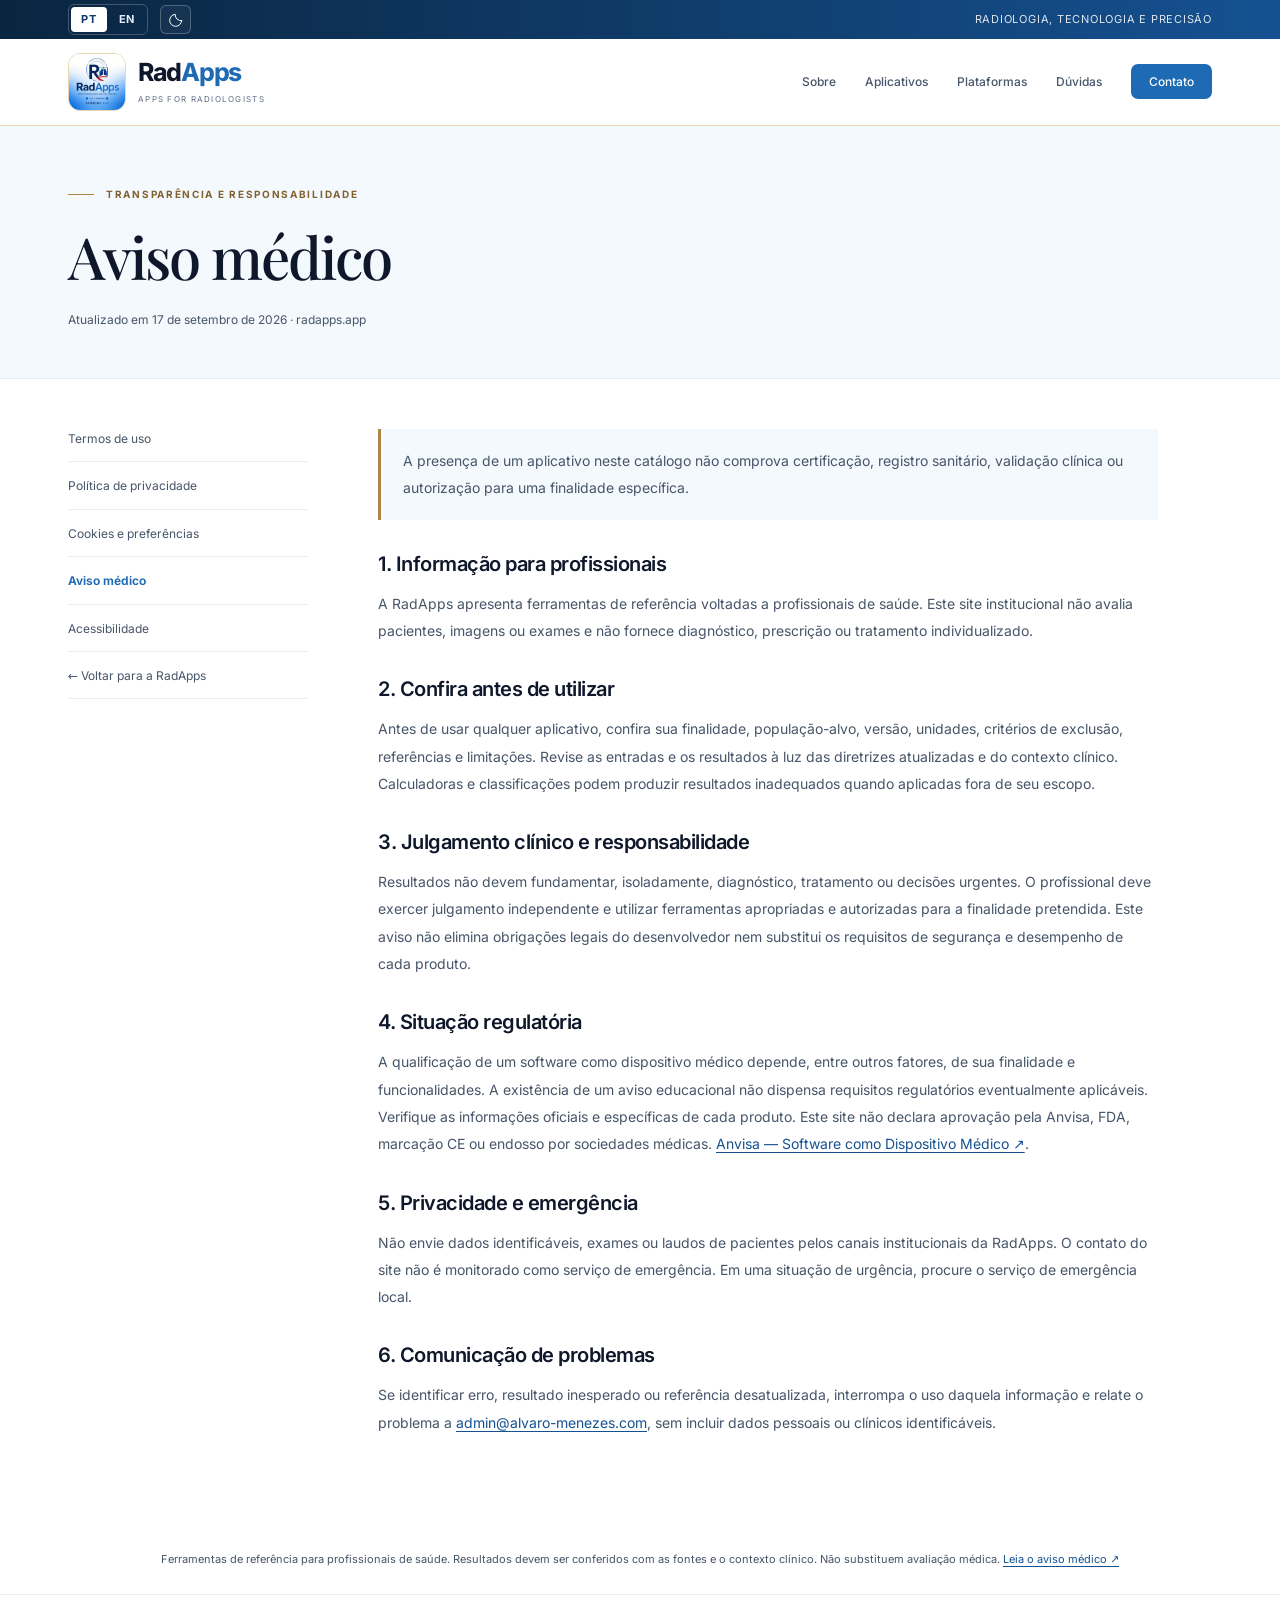
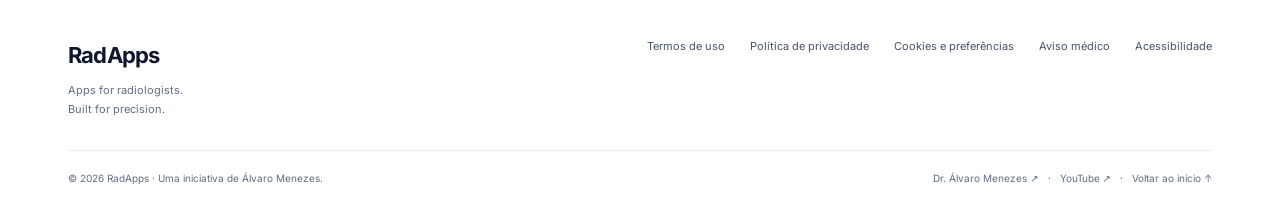
<file: aviso-medico/index.html>
<!doctype html>
<html lang="pt-BR"><head>
<meta charset="utf-8"><meta name="viewport" content="width=device-width,initial-scale=1">
<title>Aviso médico | RadApps</title><meta name="description" content="Aviso médico da RadApps: público profissional, limites das calculadoras, revisão dos resultados e uso responsável das ferramentas.">
<meta name="robots" content="index, follow, max-image-preview:large">
<meta name="author" content="RadApps · Álvaro Menezes"><meta name="theme-color" content="#0a2540">
<meta name="referrer" content="strict-origin-when-cross-origin">
<meta http-equiv="Content-Security-Policy" content="default-src 'self'; script-src 'self' 'sha256-liUMkIgILvdogThVrmzVmbRDRmLhzc2cdXRDswrnR6Q=' 'sha256-m+xvab7UY25BUFgWx7vIek7Wz7Ff/WeHZ2lDBPFgamw=' https://static.cloudflareinsights.com https://*.googletagmanager.com https://*.googlesyndication.com https://*.doubleclick.net https://*.google.com https://*.adtrafficquality.google https://*.googleadservices.com https://www.gstatic.com; style-src 'self' 'unsafe-inline' https://fonts.googleapis.com; img-src 'self' data: https:; font-src 'self' https://fonts.gstatic.com; connect-src 'self' https://*.google-analytics.com https://*.analytics.google.com https://*.googletagmanager.com https://*.googlesyndication.com https://*.doubleclick.net https://*.google.com https://*.adtrafficquality.google https://csi.gstatic.com; frame-src 'self' https://*.googlesyndication.com https://*.doubleclick.net https://*.google.com https://*.adtrafficquality.google; object-src 'none'; base-uri 'self'; form-action 'none'">
<link rel="canonical" href="https://radapps.app/aviso-medico/">
<link rel="alternate" hreflang="pt-BR" href="https://radapps.app/aviso-medico/"><link rel="alternate" hreflang="en" href="https://radapps.app/en/medical-disclaimer/"><link rel="alternate" hreflang="x-default" href="https://radapps.app/aviso-medico/">
<meta property="og:type" content="website"><meta property="og:site_name" content="RadApps"><meta property="og:title" content="Aviso médico | RadApps"><meta property="og:description" content="Aviso médico da RadApps: público profissional, limites das calculadoras, revisão dos resultados e uso responsável das ferramentas."><meta property="og:url" content="https://radapps.app/aviso-medico/"><meta property="og:locale" content="pt_BR"><meta property="og:image" content="https://radapps.app/assets/brand/radapps-banner.jpg"><meta property="og:image:width" content="1792"><meta property="og:image:height" content="1008"><meta property="og:image:alt" content="RadApps — Apps for radiologists. Built for precision."><meta name="twitter:card" content="summary_large_image">
<meta property="og:locale:alternate" content="en_US"><meta name="twitter:title" content="Aviso médico | RadApps"><meta name="twitter:description" content="Aviso médico da RadApps: público profissional, limites das calculadoras, revisão dos resultados e uso responsável das ferramentas."><meta name="twitter:image" content="https://radapps.app/assets/brand/radapps-banner.jpg"><meta name="twitter:image:alt" content="RadApps — Apps for radiologists. Built for precision.">
<link rel="icon" type="image/jpeg" href="/assets/brand/radapps-logo.jpg"><link rel="apple-touch-icon" href="/assets/brand/radapps-logo.jpg">
<link rel="preload" href="/assets/fonts/inter-latin.woff2" as="font" type="font/woff2" crossorigin><link rel="preload" href="/assets/fonts/playfair-latin.woff2" as="font" type="font/woff2" crossorigin>
<script src="/assets/theme-init.js?v=91854e3f3b0c"></script><link rel="stylesheet" href="/assets/site.css?v=2c88387afd8a">
<script type="application/ld+json">{"@context": "https://schema.org", "@graph": [{"@type": "Organization", "@id": "https://radapps.app/#organization", "name": "RadApps", "url": "https://radapps.app/", "logo": "https://radapps.app/assets/brand/radapps-logo.jpg", "email": "admin@alvaro-menezes.com", "description": "Iniciativa independente de desenvolvimento de aplicativos para radiologia.", "founder": {"@id": "https://alvaro-menezes.com/#person"}}, {"@type": "Person", "@id": "https://alvaro-menezes.com/#person", "name": "Álvaro Menezes", "url": "https://alvaro-menezes.com/"}, {"@type": "WebSite", "@id": "https://radapps.app/#website", "name": "RadApps", "url": "https://radapps.app/", "inLanguage": ["pt-BR", "en"], "publisher": {"@id": "https://radapps.app/#organization"}}, {"@type": "WebPage", "@id": "https://radapps.app/aviso-medico/#webpage", "url": "https://radapps.app/aviso-medico/", "name": "Aviso médico | RadApps", "description": "Aviso médico da RadApps: público profissional, limites das calculadoras, revisão dos resultados e uso responsável das ferramentas.", "inLanguage": "pt-BR", "isPartOf": {"@id": "https://radapps.app/#website"}, "breadcrumb": {"@id": "https://radapps.app/aviso-medico/#breadcrumb"}}, {"@type": "BreadcrumbList", "@id": "https://radapps.app/aviso-medico/#breadcrumb", "itemListElement": [{"@type": "ListItem", "position": 1, "name": "RadApps", "item": "https://radapps.app/"}, {"@type": "ListItem", "position": 2, "name": "Aviso médico", "item": "https://radapps.app/aviso-medico/"}]}]}</script><script src="/assets/site.js?v=9ebe1cab357e" defer></script>
<!-- Google tag (gtag.js) -->
<script async src="https://www.googletagmanager.com/gtag/js?id=G-1TKBR87DTZ"></script>
<script>
window.dataLayer = window.dataLayer || [];
function gtag(){dataLayer.push(arguments);}
gtag('js', new Date());
gtag('config', 'G-1TKBR87DTZ');
gtag('config', 'AW-18463774874');
</script>
<!-- Google AdSense -->
<script async src="https://pagead2.googlesyndication.com/pagead/js/adsbygoogle.js?client=ca-pub-4633113806110595" crossorigin="anonymous"></script>
</head><body>
<a class="skip-link" href="#conteudo">Pular para o conteúdo</a>
<header class="site-header"><div class="topbar"><div class="container topbar-inner"><div class="preferences"><nav class="language-switch" aria-label="Idioma / Language"><a href="/aviso-medico/" lang="pt-BR" hreflang="pt-BR" aria-label="Português" aria-current="true">PT</a><a href="/en/medical-disclaimer/" lang="en" hreflang="en" aria-label="English" aria-current="false">EN</a></nav><button class="theme-toggle" type="button" aria-label="Mudar tema"><svg class="moon" viewBox="0 0 24 24" fill="none" stroke="currentColor" stroke-width="1.5" stroke-linecap="round" stroke-linejoin="round" aria-hidden="true"><path d="M20.5 13.2A9 9 0 0 1 10.8 3.5 9 9 0 1 0 20.5 13.2Z"/></svg><svg class="sun" viewBox="0 0 24 24" fill="none" stroke="currentColor" stroke-width="1.5" stroke-linecap="round" stroke-linejoin="round" aria-hidden="true"><circle cx="12" cy="12" r="4"/><path d="M12 2v2m0 16v2M2 12h2m16 0h2M5 5l1.5 1.5m11 11L19 19M5 19l1.5-1.5m11-11L19 5"/></svg></button></div><span class="topbar-note">RADIOLOGIA, TECNOLOGIA E PRECISÃO</span></div></div>
<nav class="navbar" aria-label="Navegação principal"><div class="container nav-inner"><a class="brand" href="/" aria-label="RadApps — início"><img src="/assets/brand/radapps-logo.jpg" width="58" height="58" alt=""><span><span class="brand-name">Rad<span>Apps</span></span><span class="brand-caption">Apps for radiologists</span></span></a><button class="menu-toggle" aria-controls="nav-links" aria-expanded="false" type="button">Menu <span aria-hidden="true">☰</span></button><ul class="nav-links" id="nav-links"><li><a  href="/#sobre">Sobre</a></li><li><a  href="/#aplicativos">Aplicativos</a></li><li><a  href="/#plataformas">Plataformas</a></li><li><a  href="/#duvidas">Dúvidas</a></li><li><a class=nav-contact href="/#contato">Contato</a></li></ul></div></nav></header>
<main id="conteudo"><header class="legal-hero"><div class="container"><p class="eyebrow">Transparência e responsabilidade</p><h1>Aviso médico</h1><p>Atualizado em 17 de setembro de 2026 · radapps.app</p></div></header><div class="container legal-layout"><nav class="legal-nav" aria-label="Páginas legais"><a href="/termos/" >Termos de uso</a><a href="/privacidade/" >Política de privacidade</a><a href="/cookies/" >Cookies e preferências</a><a href="/aviso-medico/" aria-current=page>Aviso médico</a><a href="/acessibilidade/" >Acessibilidade</a><a href="/">← Voltar para a RadApps</a></nav><article class="prose"><p class="notice">A presença de um aplicativo neste catálogo não comprova certificação, registro sanitário, validação clínica ou autorização para uma finalidade específica.</p><section><h2>1. Informação para profissionais</h2><p>A RadApps apresenta ferramentas de referência voltadas a profissionais de saúde. Este site institucional não avalia pacientes, imagens ou exames e não fornece diagnóstico, prescrição ou tratamento individualizado.</p></section><section><h2>2. Confira antes de utilizar</h2><p>Antes de usar qualquer aplicativo, confira sua finalidade, população-alvo, versão, unidades, critérios de exclusão, referências e limitações. Revise as entradas e os resultados à luz das diretrizes atualizadas e do contexto clínico. Calculadoras e classificações podem produzir resultados inadequados quando aplicadas fora de seu escopo.</p></section><section><h2>3. Julgamento clínico e responsabilidade</h2><p>Resultados não devem fundamentar, isoladamente, diagnóstico, tratamento ou decisões urgentes. O profissional deve exercer julgamento independente e utilizar ferramentas apropriadas e autorizadas para a finalidade pretendida. Este aviso não elimina obrigações legais do desenvolvedor nem substitui os requisitos de segurança e desempenho de cada produto.</p></section><section><h2>4. Situação regulatória</h2><p>A qualificação de um software como dispositivo médico depende, entre outros fatores, de sua finalidade e funcionalidades. A existência de um aviso educacional não dispensa requisitos regulatórios eventualmente aplicáveis. Verifique as informações oficiais e específicas de cada produto. Este site não declara aprovação pela Anvisa, FDA, marcação CE ou endosso por sociedades médicas. <a href="https://www.gov.br/anvisa/pt-br/centraisdeconteudo/publicacoes/produtos-para-a-saude/manuais/software-como-dispositivo-medico-perguntas-e-respostas" target="_blank" rel="noopener noreferrer">Anvisa — Software como Dispositivo Médico ↗</a>.</p></section><section><h2>5. Privacidade e emergência</h2><p>Não envie dados identificáveis, exames ou laudos de pacientes pelos canais institucionais da RadApps. O contato do site não é monitorado como serviço de emergência. Em uma situação de urgência, procure o serviço de emergência local.</p></section><section><h2>6. Comunicação de problemas</h2><p>Se identificar erro, resultado inesperado ou referência desatualizada, interrompa o uso daquela informação e relate o problema a <a href="mailto:admin@alvaro-menezes.com">admin@alvaro-menezes.com</a>, sem incluir dados pessoais ou clínicos identificáveis.</p></section></article></div></main>
<aside class="legal-ribbon"><div class="container"><p>Ferramentas de referência para profissionais de saúde. Resultados devem ser conferidos com as fontes e o contexto clínico. Não substituem avaliação médica. <a href="/aviso-medico/">Leia o aviso médico ↗</a></p></div></aside>
<footer class="footer"><div class="container"><div class="footer-main"><div><a class="footer-brand" href="/">RadApps</a><p class="footer-tagline">Apps for radiologists.<br>Built for precision.</p></div><nav class="footer-links" aria-label="Informações legais"><a href="/termos/">Termos de uso</a><a href="/privacidade/">Política de privacidade</a><a href="/cookies/">Cookies e preferências</a><a href="/aviso-medico/">Aviso médico</a><a href="/acessibilidade/">Acessibilidade</a></nav></div><div class="footer-bottom"><p>© 2026 RadApps · Uma iniciativa de Álvaro Menezes.</p><p><a href="https://alvaro-menezes.com/" target="_blank" rel="noopener noreferrer">Dr. Álvaro Menezes ↗</a> &nbsp; · &nbsp; <a href="https://www.youtube.com/@alvaromenezes-rad" target="_blank" rel="noopener noreferrer" aria-label="Canal de Álvaro Menezes no YouTube">YouTube ↗</a> &nbsp; · &nbsp; <a href="/#inicio">Voltar ao início ↑</a></p></div></div></footer>
</body></html>
</file>
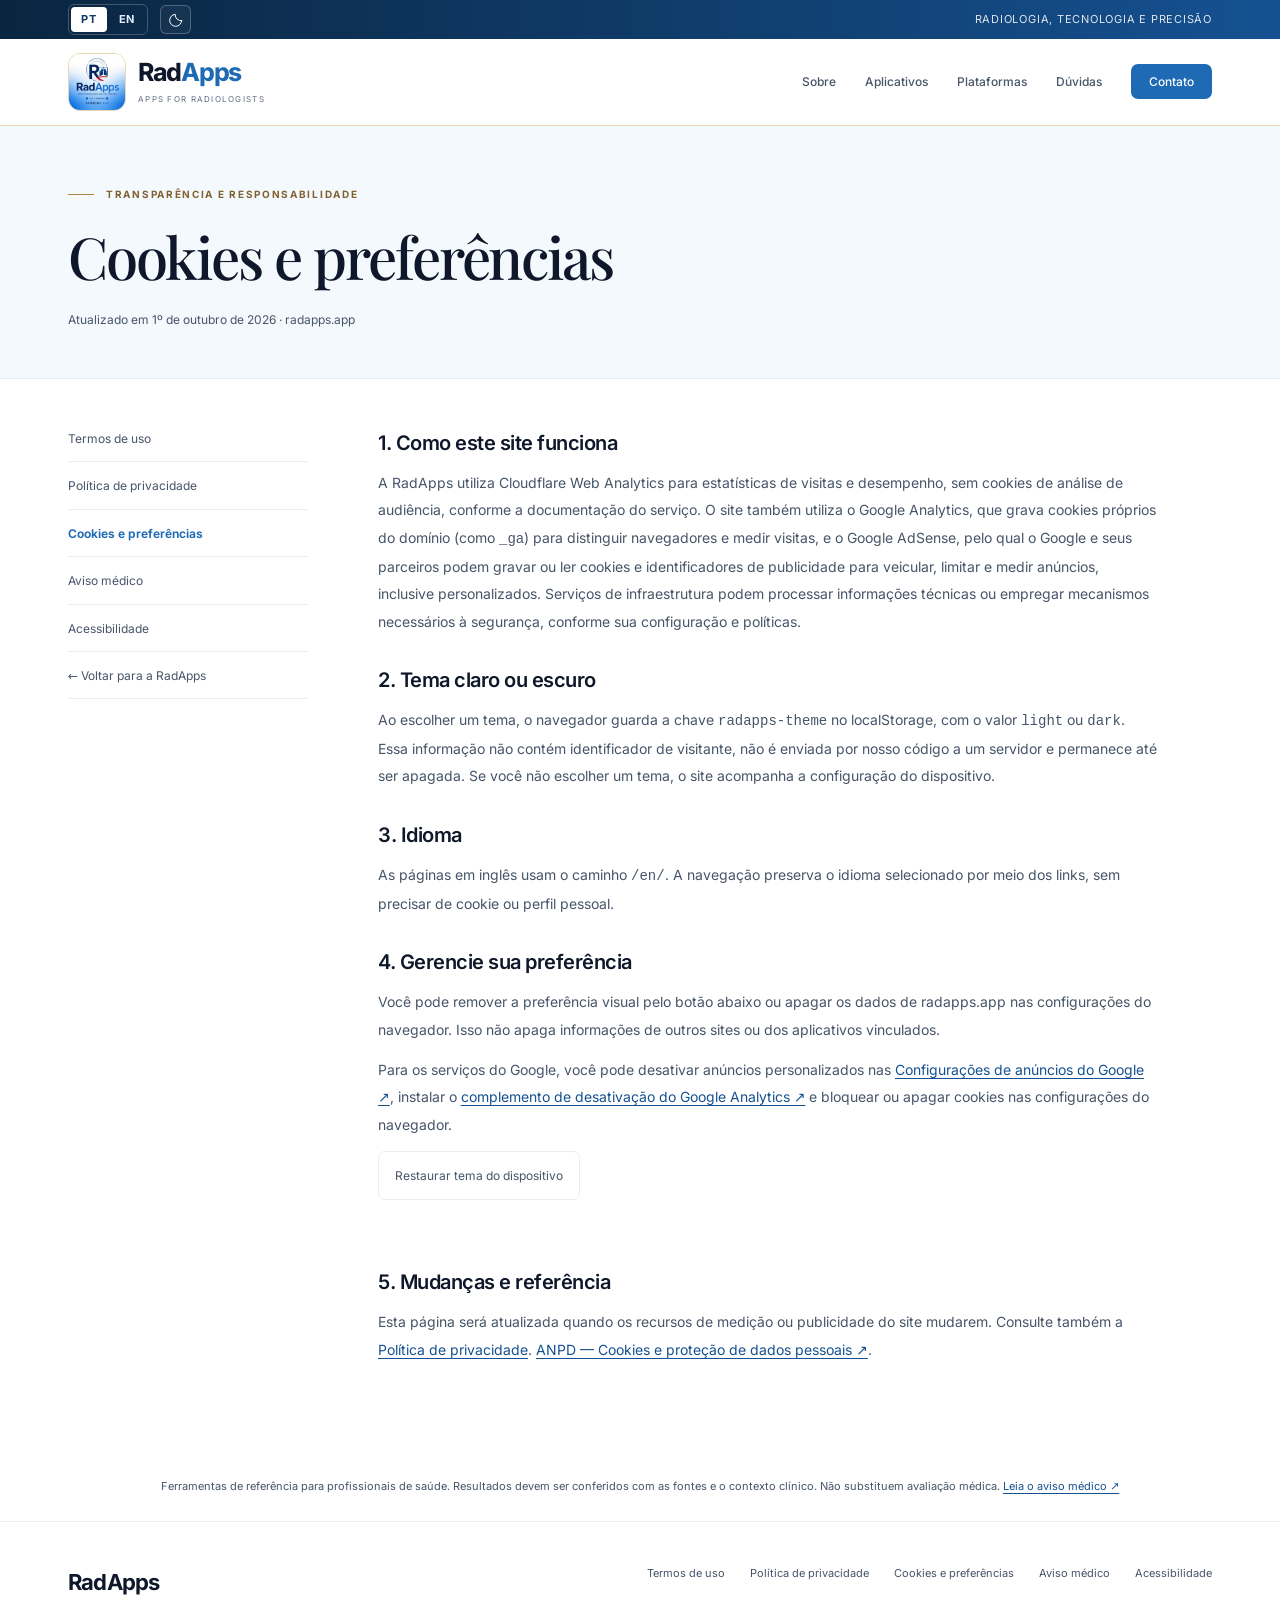
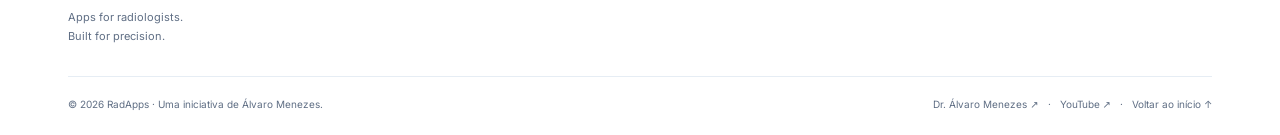
<file: cookies/index.html>
<!doctype html>
<html lang="pt-BR"><head>
<meta charset="utf-8"><meta name="viewport" content="width=device-width,initial-scale=1">
<title>Cookies e preferências | RadApps</title><meta name="description" content="Cookies e preferências da RadApps: armazenamento do tema, medição de visitas, anúncios do Google e como gerenciar suas preferências.">
<meta name="robots" content="index, follow, max-image-preview:large">
<meta name="author" content="RadApps · Álvaro Menezes"><meta name="theme-color" content="#0a2540">
<meta name="referrer" content="strict-origin-when-cross-origin">
<meta http-equiv="Content-Security-Policy" content="default-src 'self'; script-src 'self' 'sha256-dV4DBzUv/VfuKadoRJdSxbuntwHTCEzngytWLDh6EUE=' 'sha256-m+xvab7UY25BUFgWx7vIek7Wz7Ff/WeHZ2lDBPFgamw=' https://static.cloudflareinsights.com https://*.googletagmanager.com https://*.googlesyndication.com https://*.doubleclick.net https://*.google.com https://*.adtrafficquality.google https://*.googleadservices.com https://www.gstatic.com; style-src 'self' 'unsafe-inline' https://fonts.googleapis.com; img-src 'self' data: https:; font-src 'self' https://fonts.gstatic.com; connect-src 'self' https://*.google-analytics.com https://*.analytics.google.com https://*.googletagmanager.com https://*.googlesyndication.com https://*.doubleclick.net https://*.google.com https://*.adtrafficquality.google https://csi.gstatic.com; frame-src 'self' https://*.googlesyndication.com https://*.doubleclick.net https://*.google.com https://*.adtrafficquality.google; object-src 'none'; base-uri 'self'; form-action 'none'">
<link rel="canonical" href="https://radapps.app/cookies/">
<link rel="alternate" hreflang="pt-BR" href="https://radapps.app/cookies/"><link rel="alternate" hreflang="en" href="https://radapps.app/en/cookies/"><link rel="alternate" hreflang="x-default" href="https://radapps.app/cookies/">
<meta property="og:type" content="website"><meta property="og:site_name" content="RadApps"><meta property="og:title" content="Cookies e preferências | RadApps"><meta property="og:description" content="Cookies e preferências da RadApps: armazenamento do tema, medição de visitas, anúncios do Google e como gerenciar suas preferências."><meta property="og:url" content="https://radapps.app/cookies/"><meta property="og:locale" content="pt_BR"><meta property="og:image" content="https://radapps.app/assets/brand/radapps-banner.jpg"><meta property="og:image:width" content="1792"><meta property="og:image:height" content="1008"><meta property="og:image:alt" content="RadApps — Apps for radiologists. Built for precision."><meta name="twitter:card" content="summary_large_image">
<meta property="og:locale:alternate" content="en_US"><meta name="twitter:title" content="Cookies e preferências | RadApps"><meta name="twitter:description" content="Cookies e preferências da RadApps: armazenamento do tema, medição de visitas, anúncios do Google e como gerenciar suas preferências."><meta name="twitter:image" content="https://radapps.app/assets/brand/radapps-banner.jpg"><meta name="twitter:image:alt" content="RadApps — Apps for radiologists. Built for precision.">
<link rel="icon" type="image/jpeg" href="/assets/brand/radapps-logo.jpg"><link rel="apple-touch-icon" href="/assets/brand/radapps-logo.jpg">
<link rel="preload" href="/assets/fonts/inter-latin.woff2" as="font" type="font/woff2" crossorigin><link rel="preload" href="/assets/fonts/playfair-latin.woff2" as="font" type="font/woff2" crossorigin>
<script src="/assets/theme-init.js?v=91854e3f3b0c"></script><link rel="stylesheet" href="/assets/site.css?v=2c88387afd8a">
<script type="application/ld+json">{"@context": "https://schema.org", "@graph": [{"@type": "Organization", "@id": "https://radapps.app/#organization", "name": "RadApps", "url": "https://radapps.app/", "logo": "https://radapps.app/assets/brand/radapps-logo.jpg", "email": "admin@alvaro-menezes.com", "description": "Iniciativa independente de desenvolvimento de aplicativos para radiologia.", "founder": {"@id": "https://alvaro-menezes.com/#person"}}, {"@type": "Person", "@id": "https://alvaro-menezes.com/#person", "name": "Álvaro Menezes", "url": "https://alvaro-menezes.com/"}, {"@type": "WebSite", "@id": "https://radapps.app/#website", "name": "RadApps", "url": "https://radapps.app/", "inLanguage": ["pt-BR", "en"], "publisher": {"@id": "https://radapps.app/#organization"}}, {"@type": "WebPage", "@id": "https://radapps.app/cookies/#webpage", "url": "https://radapps.app/cookies/", "name": "Cookies e preferências | RadApps", "description": "Cookies e preferências da RadApps: armazenamento do tema, medição de visitas, anúncios do Google e como gerenciar suas preferências.", "inLanguage": "pt-BR", "isPartOf": {"@id": "https://radapps.app/#website"}, "breadcrumb": {"@id": "https://radapps.app/cookies/#breadcrumb"}}, {"@type": "BreadcrumbList", "@id": "https://radapps.app/cookies/#breadcrumb", "itemListElement": [{"@type": "ListItem", "position": 1, "name": "RadApps", "item": "https://radapps.app/"}, {"@type": "ListItem", "position": 2, "name": "Cookies e preferências", "item": "https://radapps.app/cookies/"}]}]}</script><script src="/assets/site.js?v=9ebe1cab357e" defer></script>
<!-- Google tag (gtag.js) -->
<script async src="https://www.googletagmanager.com/gtag/js?id=G-1TKBR87DTZ"></script>
<script>
window.dataLayer = window.dataLayer || [];
function gtag(){dataLayer.push(arguments);}
gtag('js', new Date());
gtag('config', 'G-1TKBR87DTZ');
gtag('config', 'AW-18463774874');
</script>
<!-- Google AdSense -->
<script async src="https://pagead2.googlesyndication.com/pagead/js/adsbygoogle.js?client=ca-pub-4633113806110595" crossorigin="anonymous"></script>
</head><body>
<a class="skip-link" href="#conteudo">Pular para o conteúdo</a>
<header class="site-header"><div class="topbar"><div class="container topbar-inner"><div class="preferences"><nav class="language-switch" aria-label="Idioma / Language"><a href="/cookies/" lang="pt-BR" hreflang="pt-BR" aria-label="Português" aria-current="true">PT</a><a href="/en/cookies/" lang="en" hreflang="en" aria-label="English" aria-current="false">EN</a></nav><button class="theme-toggle" type="button" aria-label="Mudar tema"><svg class="moon" viewBox="0 0 24 24" fill="none" stroke="currentColor" stroke-width="1.5" stroke-linecap="round" stroke-linejoin="round" aria-hidden="true"><path d="M20.5 13.2A9 9 0 0 1 10.8 3.5 9 9 0 1 0 20.5 13.2Z"/></svg><svg class="sun" viewBox="0 0 24 24" fill="none" stroke="currentColor" stroke-width="1.5" stroke-linecap="round" stroke-linejoin="round" aria-hidden="true"><circle cx="12" cy="12" r="4"/><path d="M12 2v2m0 16v2M2 12h2m16 0h2M5 5l1.5 1.5m11 11L19 19M5 19l1.5-1.5m11-11L19 5"/></svg></button></div><span class="topbar-note">RADIOLOGIA, TECNOLOGIA E PRECISÃO</span></div></div>
<nav class="navbar" aria-label="Navegação principal"><div class="container nav-inner"><a class="brand" href="/" aria-label="RadApps — início"><img src="/assets/brand/radapps-logo.jpg" width="58" height="58" alt=""><span><span class="brand-name">Rad<span>Apps</span></span><span class="brand-caption">Apps for radiologists</span></span></a><button class="menu-toggle" aria-controls="nav-links" aria-expanded="false" type="button">Menu <span aria-hidden="true">☰</span></button><ul class="nav-links" id="nav-links"><li><a  href="/#sobre">Sobre</a></li><li><a  href="/#aplicativos">Aplicativos</a></li><li><a  href="/#plataformas">Plataformas</a></li><li><a  href="/#duvidas">Dúvidas</a></li><li><a class=nav-contact href="/#contato">Contato</a></li></ul></div></nav></header>
<main id="conteudo"><header class="legal-hero"><div class="container"><p class="eyebrow">Transparência e responsabilidade</p><h1>Cookies e preferências</h1><p>Atualizado em 1º de outubro de 2026 · radapps.app</p></div></header><div class="container legal-layout"><nav class="legal-nav" aria-label="Páginas legais"><a href="/termos/" >Termos de uso</a><a href="/privacidade/" >Política de privacidade</a><a href="/cookies/" aria-current=page>Cookies e preferências</a><a href="/aviso-medico/" >Aviso médico</a><a href="/acessibilidade/" >Acessibilidade</a><a href="/">← Voltar para a RadApps</a></nav><article class="prose"><section><h2>1. Como este site funciona</h2><p>A RadApps utiliza Cloudflare Web Analytics para estatísticas de visitas e desempenho, sem cookies de análise de audiência, conforme a documentação do serviço. O site também utiliza o Google Analytics, que grava cookies próprios do domínio (como <code>_ga</code>) para distinguir navegadores e medir visitas, e o Google AdSense, pelo qual o Google e seus parceiros podem gravar ou ler cookies e identificadores de publicidade para veicular, limitar e medir anúncios, inclusive personalizados. Serviços de infraestrutura podem processar informações técnicas ou empregar mecanismos necessários à segurança, conforme sua configuração e políticas.</p></section><section><h2>2. Tema claro ou escuro</h2><p>Ao escolher um tema, o navegador guarda a chave <code>radapps-theme</code> no localStorage, com o valor <code>light</code> ou <code>dark</code>. Essa informação não contém identificador de visitante, não é enviada por nosso código a um servidor e permanece até ser apagada. Se você não escolher um tema, o site acompanha a configuração do dispositivo.</p></section><section><h2>3. Idioma</h2><p>As páginas em inglês usam o caminho <code>/en/</code>. A navegação preserva o idioma selecionado por meio dos links, sem precisar de cookie ou perfil pessoal.</p></section><section><h2>4. Gerencie sua preferência</h2><p>Você pode remover a preferência visual pelo botão abaixo ou apagar os dados de radapps.app nas configurações do navegador. Isso não apaga informações de outros sites ou dos aplicativos vinculados.</p><p>Para os serviços do Google, você pode desativar anúncios personalizados nas <a href="https://adssettings.google.com/" target="_blank" rel="noopener noreferrer">Configurações de anúncios do Google ↗</a>, instalar o <a href="https://tools.google.com/dlpage/gaoptout" target="_blank" rel="noopener noreferrer">complemento de desativação do Google Analytics ↗</a> e bloquear ou apagar cookies nas configurações do navegador.</p><p><button type="button" class="preferences-reset" id="reset-preferences">Restaurar tema do dispositivo</button></p><p class="reset-status" id="reset-status" role="status"></p></section><section><h2>5. Mudanças e referência</h2><p>Esta página será atualizada quando os recursos de medição ou publicidade do site mudarem. Consulte também a <a href="/privacidade/">Política de privacidade</a>. <a href="https://www.gov.br/anpd/pt-br/centrais-de-conteudo/materiais-educativos-e-publicacoes/guia_orientativo_cookies_e_protecao_de_dados_pessoais" target="_blank" rel="noopener noreferrer">ANPD — Cookies e proteção de dados pessoais ↗</a>.</p></section></article></div></main>
<aside class="legal-ribbon"><div class="container"><p>Ferramentas de referência para profissionais de saúde. Resultados devem ser conferidos com as fontes e o contexto clínico. Não substituem avaliação médica. <a href="/aviso-medico/">Leia o aviso médico ↗</a></p></div></aside>
<footer class="footer"><div class="container"><div class="footer-main"><div><a class="footer-brand" href="/">RadApps</a><p class="footer-tagline">Apps for radiologists.<br>Built for precision.</p></div><nav class="footer-links" aria-label="Informações legais"><a href="/termos/">Termos de uso</a><a href="/privacidade/">Política de privacidade</a><a href="/cookies/">Cookies e preferências</a><a href="/aviso-medico/">Aviso médico</a><a href="/acessibilidade/">Acessibilidade</a></nav></div><div class="footer-bottom"><p>© 2026 RadApps · Uma iniciativa de Álvaro Menezes.</p><p><a href="https://alvaro-menezes.com/" target="_blank" rel="noopener noreferrer">Dr. Álvaro Menezes ↗</a> &nbsp; · &nbsp; <a href="https://www.youtube.com/@alvaromenezes-rad" target="_blank" rel="noopener noreferrer" aria-label="Canal de Álvaro Menezes no YouTube">YouTube ↗</a> &nbsp; · &nbsp; <a href="/#inicio">Voltar ao início ↑</a></p></div></div></footer>
</body></html>
</file>
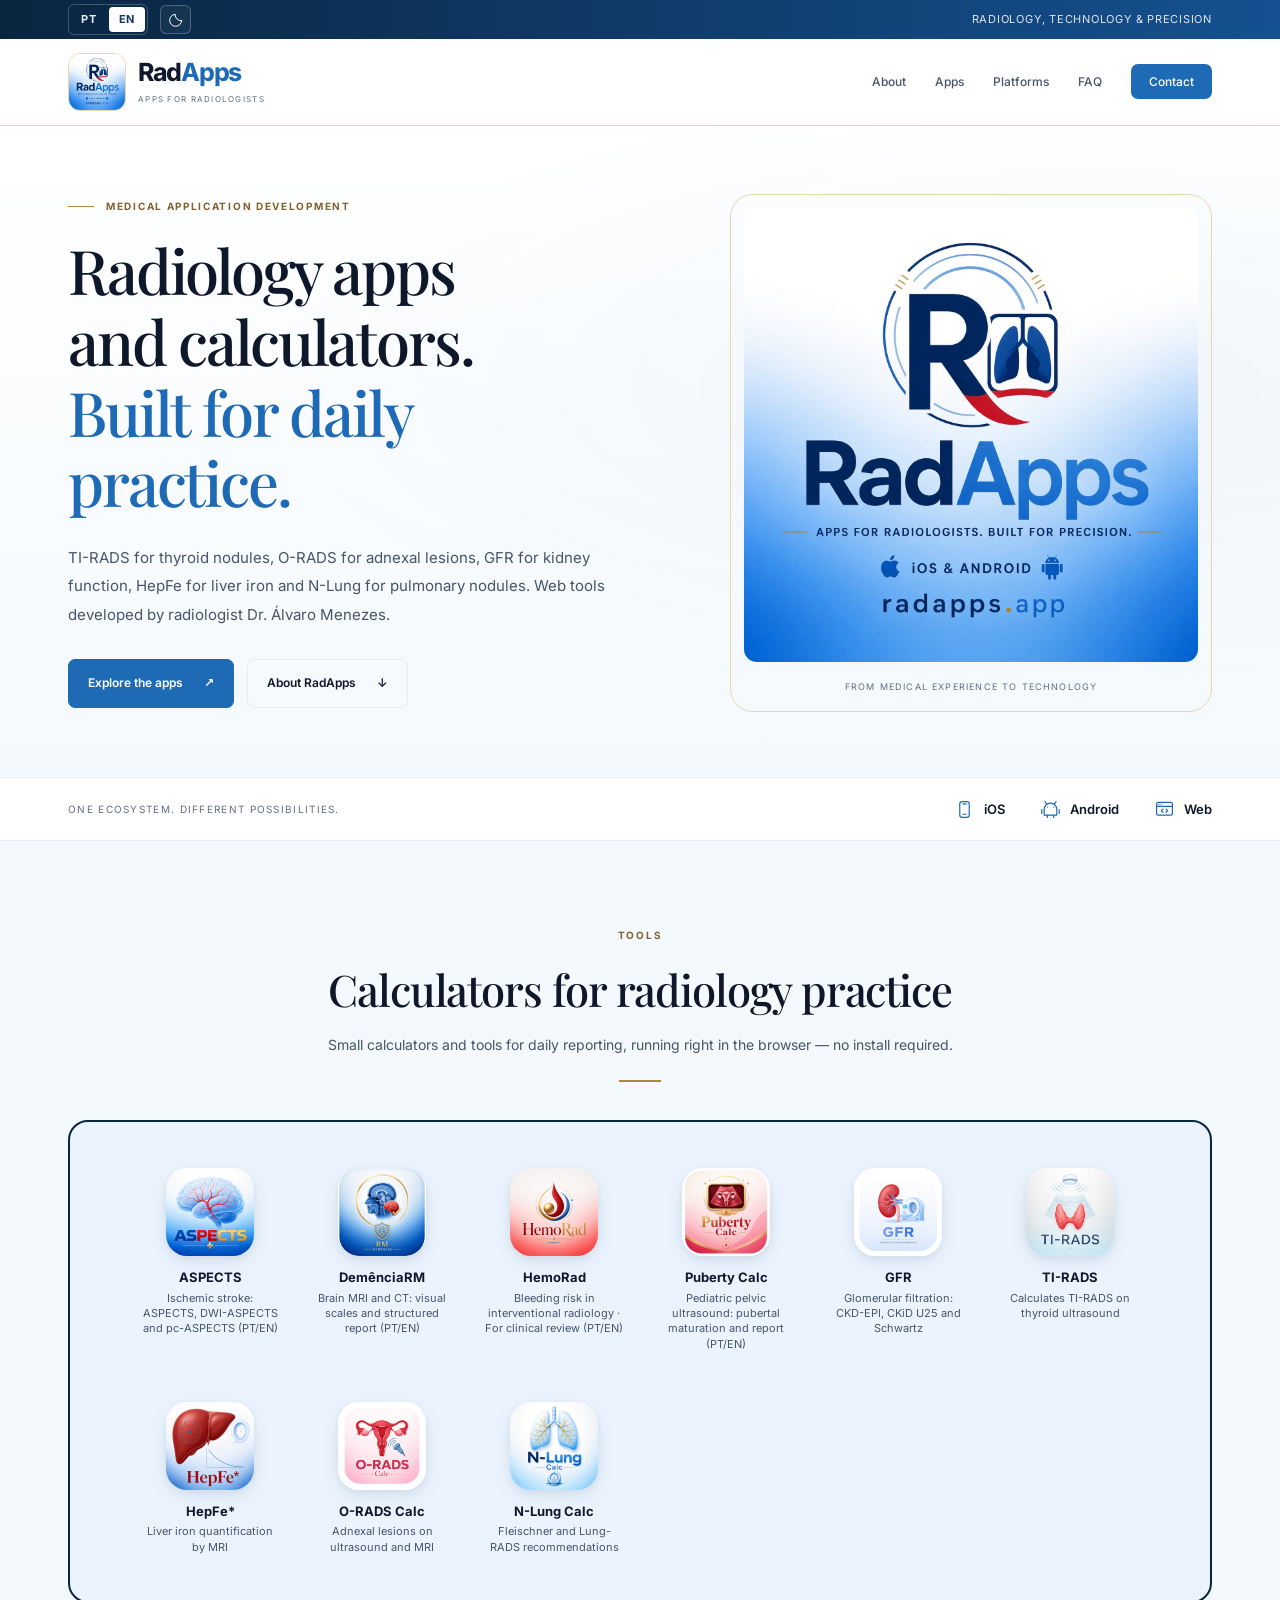
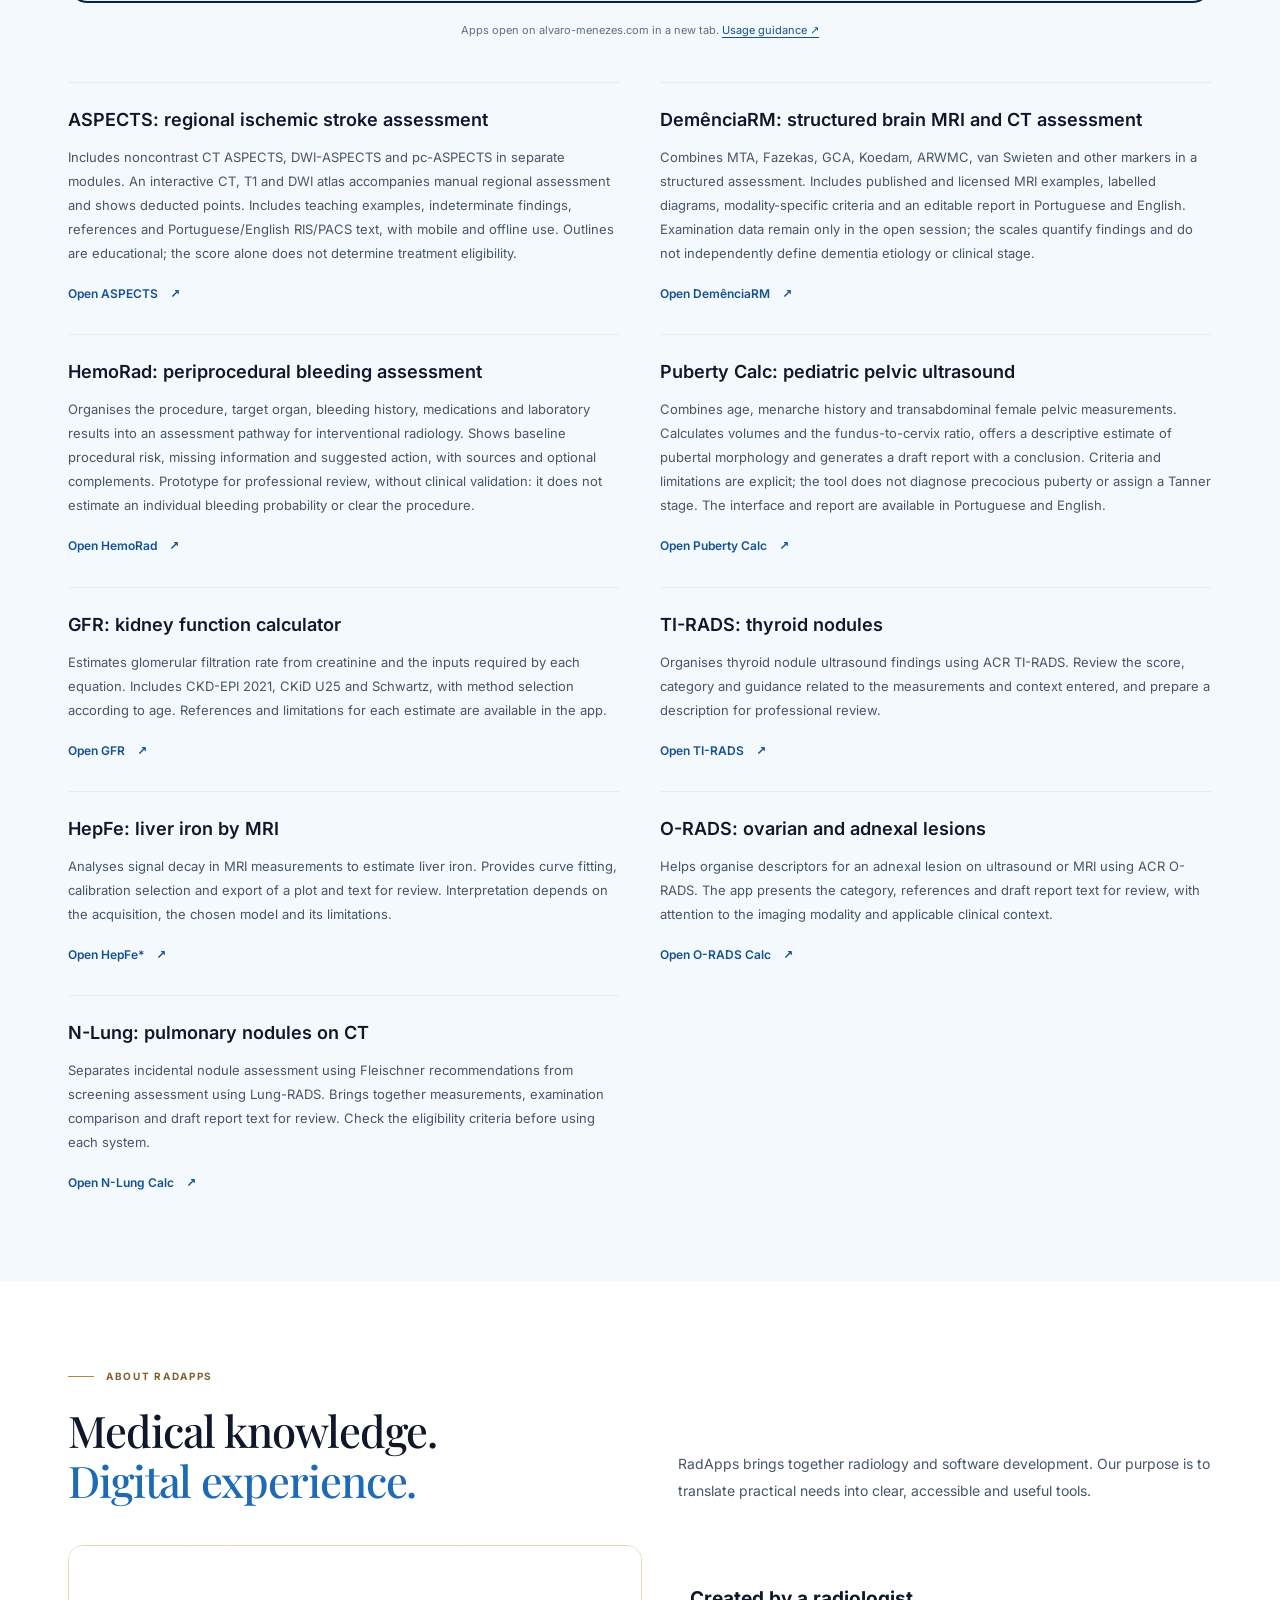
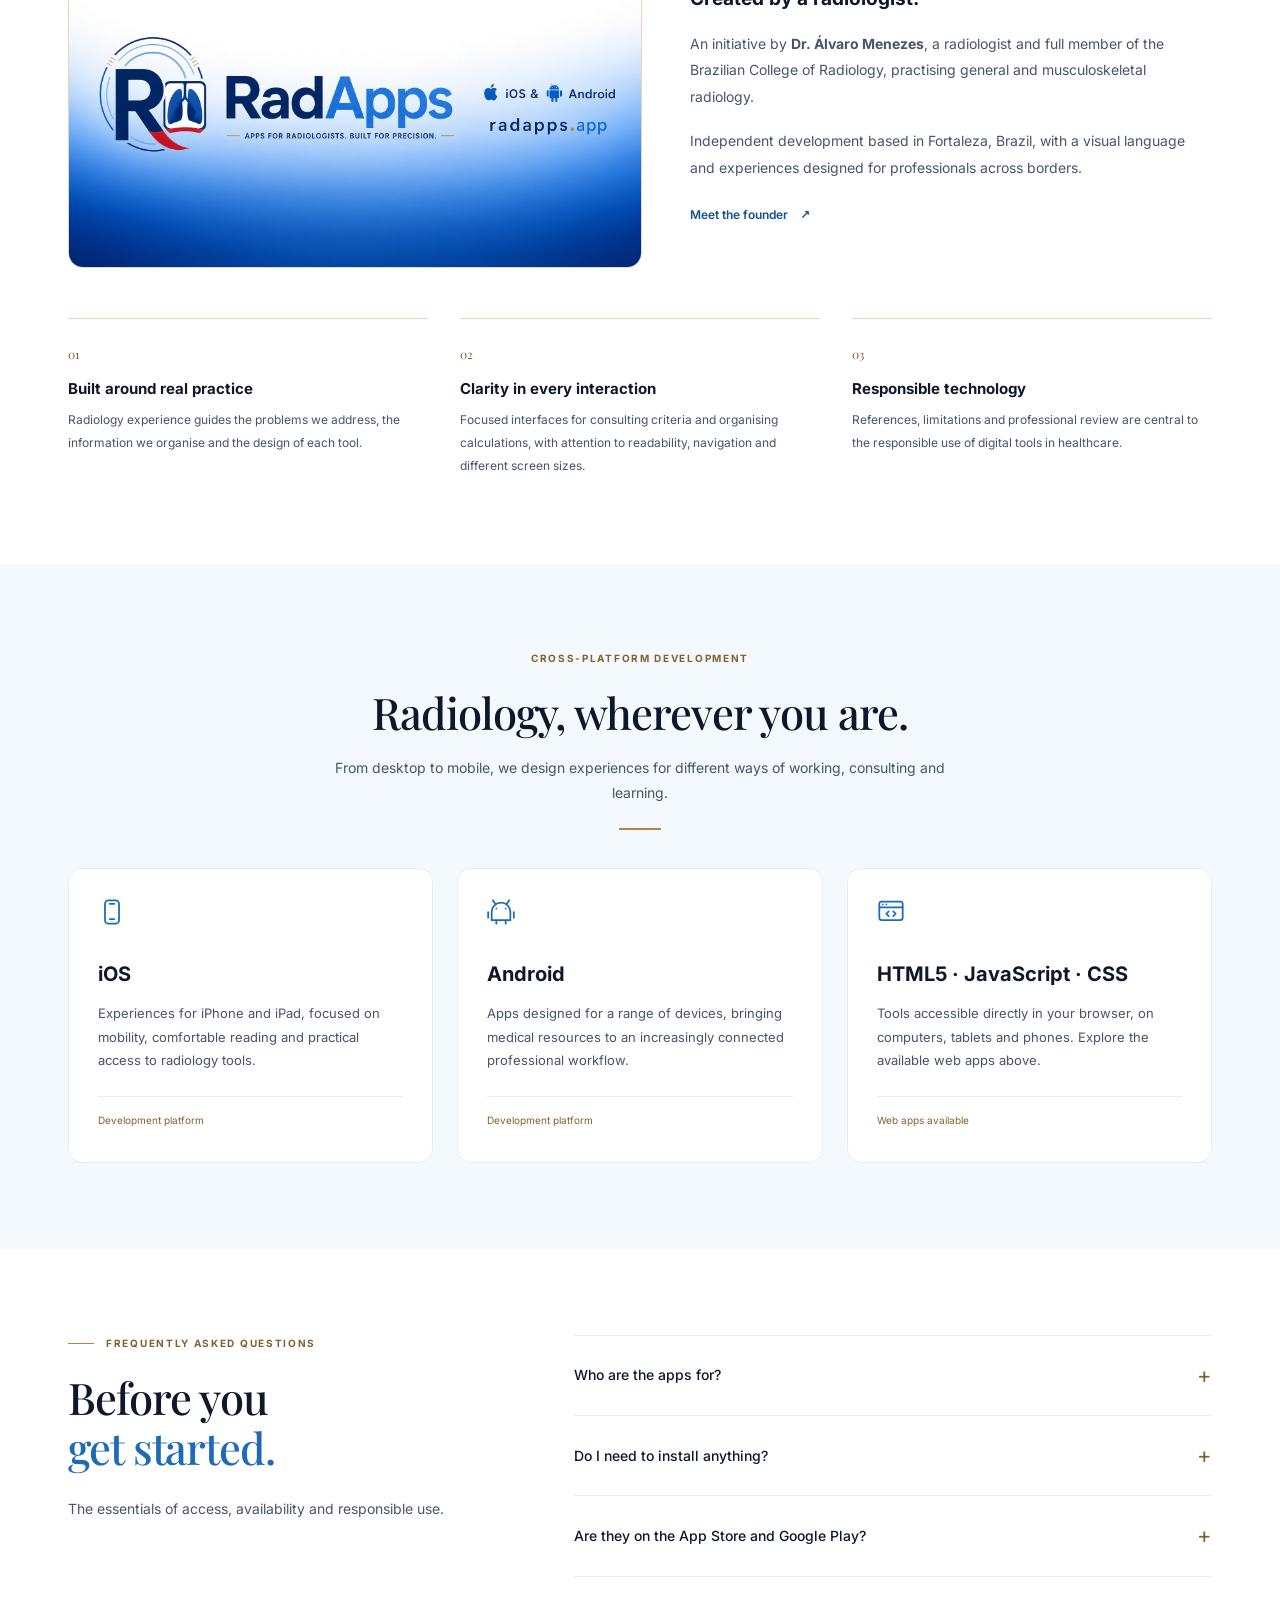
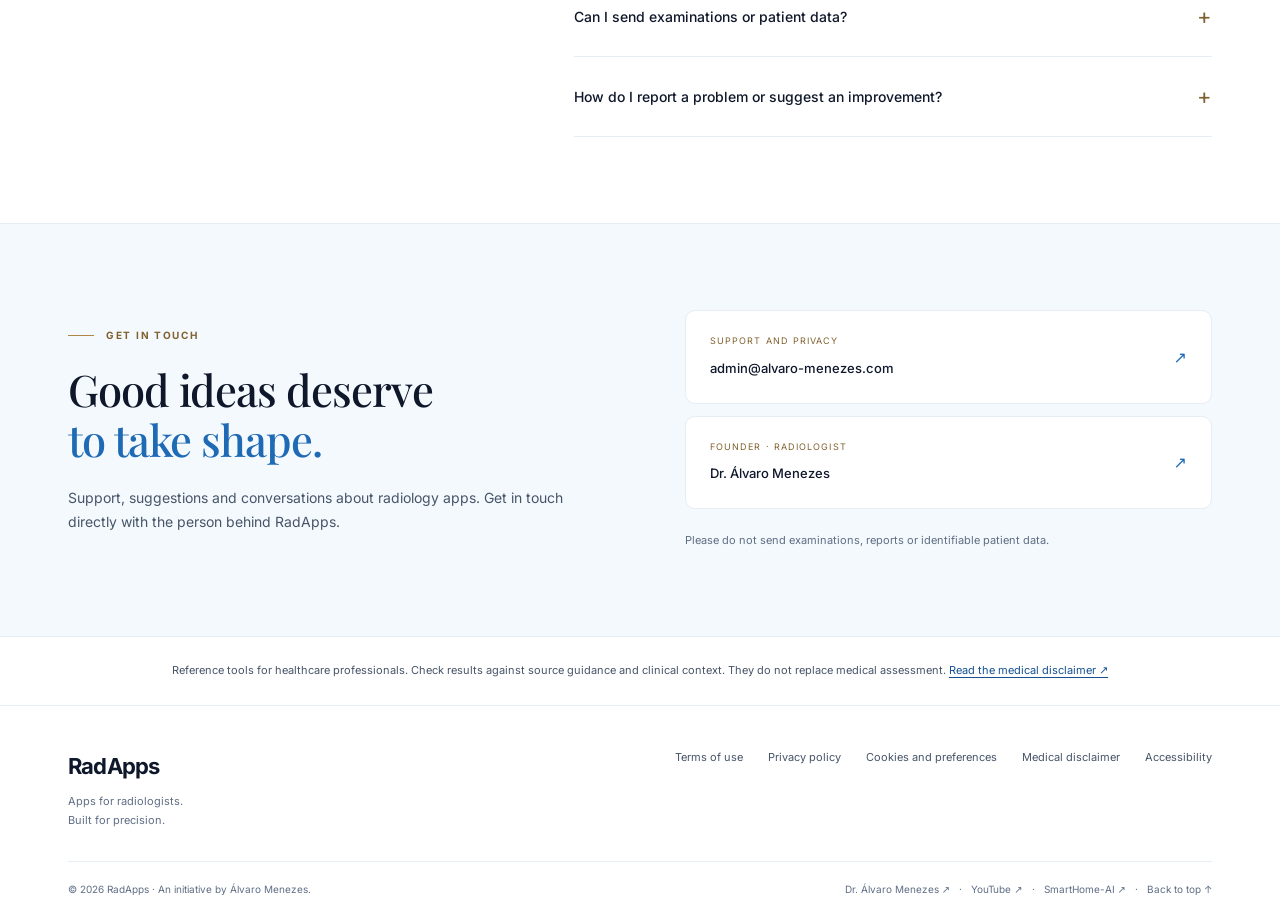
<file: en/index.html>
<!doctype html>
<html lang="en"><head>
<meta charset="utf-8"><meta name="viewport" content="width=device-width,initial-scale=1">
<title>RadApps — Radiology Apps and Medical Calculators</title><meta name="description" content="Radiology apps and medical calculators: Puberty Calc, TI-RADS, O-RADS, GFR, HepFe and N-Lung. Discover RadApps, created by radiologist Dr. Álvaro Menezes.">
<meta name="robots" content="index, follow, max-image-preview:large">
<meta name="author" content="RadApps · Álvaro Menezes"><meta name="theme-color" content="#0a2540">
<meta name="referrer" content="strict-origin-when-cross-origin">
<meta http-equiv="Content-Security-Policy" content="default-src 'self'; script-src 'self' 'sha256-l7rH6WrcHYo/bY+JJgVHVHTFdptf/dfSBfc21OGuTGQ=' 'sha256-m+xvab7UY25BUFgWx7vIek7Wz7Ff/WeHZ2lDBPFgamw=' https://static.cloudflareinsights.com https://*.googletagmanager.com https://*.googlesyndication.com https://*.doubleclick.net https://*.google.com https://*.adtrafficquality.google https://*.googleadservices.com https://www.gstatic.com; style-src 'self' 'unsafe-inline' https://fonts.googleapis.com; img-src 'self' data: https:; font-src 'self' https://fonts.gstatic.com; connect-src 'self' https://*.google-analytics.com https://*.analytics.google.com https://*.googletagmanager.com https://*.googlesyndication.com https://*.doubleclick.net https://*.google.com https://*.adtrafficquality.google https://csi.gstatic.com; frame-src 'self' https://*.googlesyndication.com https://*.doubleclick.net https://*.google.com https://*.adtrafficquality.google; object-src 'none'; base-uri 'self'; form-action 'none'">
<link rel="canonical" href="https://radapps.app/en/">
<link rel="alternate" hreflang="pt-BR" href="https://radapps.app/"><link rel="alternate" hreflang="en" href="https://radapps.app/en/"><link rel="alternate" hreflang="x-default" href="https://radapps.app/">
<meta property="og:type" content="website"><meta property="og:site_name" content="RadApps"><meta property="og:title" content="RadApps — Radiology Apps and Medical Calculators"><meta property="og:description" content="Radiology apps and medical calculators: Puberty Calc, TI-RADS, O-RADS, GFR, HepFe and N-Lung. Discover RadApps, created by radiologist Dr. Álvaro Menezes."><meta property="og:url" content="https://radapps.app/en/"><meta property="og:locale" content="en_US"><meta property="og:image" content="https://radapps.app/assets/brand/radapps-banner.jpg"><meta property="og:image:width" content="1792"><meta property="og:image:height" content="1008"><meta property="og:image:alt" content="RadApps — Apps for radiologists. Built for precision."><meta name="twitter:card" content="summary_large_image">
<meta property="og:locale:alternate" content="pt_BR"><meta name="twitter:title" content="RadApps — Radiology Apps and Medical Calculators"><meta name="twitter:description" content="Radiology apps and medical calculators: Puberty Calc, TI-RADS, O-RADS, GFR, HepFe and N-Lung. Discover RadApps, created by radiologist Dr. Álvaro Menezes."><meta name="twitter:image" content="https://radapps.app/assets/brand/radapps-banner.jpg"><meta name="twitter:image:alt" content="RadApps — Apps for radiologists. Built for precision.">
<link rel="icon" type="image/jpeg" href="/assets/brand/radapps-logo.jpg"><link rel="apple-touch-icon" href="/assets/brand/radapps-logo.jpg">
<link rel="preload" href="/assets/fonts/inter-latin.woff2" as="font" type="font/woff2" crossorigin><link rel="preload" href="/assets/fonts/playfair-latin.woff2" as="font" type="font/woff2" crossorigin>
<script src="/assets/theme-init.js?v=91854e3f3b0c"></script><link rel="stylesheet" href="/assets/site.css?v=2c88387afd8a">
<script type="application/ld+json">{"@context": "https://schema.org", "@graph": [{"@type": "Organization", "@id": "https://radapps.app/#organization", "name": "RadApps", "url": "https://radapps.app/", "logo": "https://radapps.app/assets/brand/radapps-logo.jpg", "email": "admin@alvaro-menezes.com", "description": "Independent radiology application development initiative.", "founder": {"@id": "https://alvaro-menezes.com/#person"}}, {"@type": "Person", "@id": "https://alvaro-menezes.com/#person", "name": "Álvaro Menezes", "url": "https://alvaro-menezes.com/"}, {"@type": "WebSite", "@id": "https://radapps.app/#website", "name": "RadApps", "url": "https://radapps.app/", "inLanguage": ["pt-BR", "en"], "publisher": {"@id": "https://radapps.app/#organization"}}, {"@type": "WebPage", "@id": "https://radapps.app/en/#webpage", "url": "https://radapps.app/en/", "name": "RadApps — Radiology Apps and Medical Calculators", "description": "Radiology apps and medical calculators: Puberty Calc, TI-RADS, O-RADS, GFR, HepFe and N-Lung. Discover RadApps, created by radiologist Dr. Álvaro Menezes.", "inLanguage": "en", "isPartOf": {"@id": "https://radapps.app/#website"}, "mainEntity": {"@id": "https://radapps.app/en/#apps"}}, {"@type": "ItemList", "@id": "https://radapps.app/en/#apps", "name": "Apps for the Radiologist", "numberOfItems": 9, "itemListElement": [{"@type": "ListItem", "position": 1, "item": {"@type": "WebPage", "name": "ASPECTS", "description": "Ischemic stroke: ASPECTS, DWI-ASPECTS and pc-ASPECTS (PT/EN)", "url": "https://alvaro-menezes.com/apps/aspects.html"}}, {"@type": "ListItem", "position": 2, "item": {"@type": "WebPage", "name": "DemênciaRM", "description": "Brain MRI and CT: visual scales and structured report (PT/EN)", "url": "https://alvaro-menezes.com/apps/demenciarm/"}}, {"@type": "ListItem", "position": 3, "item": {"@type": "WebPage", "name": "HemoRad", "description": "Bleeding risk in interventional radiology · For clinical review (PT/EN)", "url": "https://alvaro-menezes.com/apps/hemorad.html"}}, {"@type": "ListItem", "position": 4, "item": {"@type": "WebPage", "name": "Puberty Calc", "description": "Pediatric pelvic ultrasound: pubertal maturation and report (PT/EN)", "url": "https://alvaro-menezes.com/apps/puberty.html"}}, {"@type": "ListItem", "position": 5, "item": {"@type": "WebPage", "name": "GFR", "description": "Glomerular filtration: CKD-EPI, CKiD U25 and Schwartz", "url": "https://alvaro-menezes.com/apps/gfr.html"}}, {"@type": "ListItem", "position": 6, "item": {"@type": "WebPage", "name": "TI-RADS", "description": "Calculates TI-RADS on thyroid ultrasound", "url": "https://alvaro-menezes.com/apps/tirads.html"}}, {"@type": "ListItem", "position": 7, "item": {"@type": "WebPage", "name": "HepFe*", "description": "Liver iron quantification by MRI", "url": "https://alvaro-menezes.com/apps/hepfe.html"}}, {"@type": "ListItem", "position": 8, "item": {"@type": "WebPage", "name": "O-RADS Calc", "description": "Adnexal lesions on ultrasound and MRI", "url": "https://alvaro-menezes.com/apps/orads.html"}}, {"@type": "ListItem", "position": 9, "item": {"@type": "WebPage", "name": "N-Lung Calc", "description": "Fleischner and Lung-RADS recommendations", "url": "https://alvaro-menezes.com/apps/nlung.html"}}]}]}</script><script src="/assets/site.js?v=9ebe1cab357e" defer></script>
<!-- Google tag (gtag.js) -->
<script async src="https://www.googletagmanager.com/gtag/js?id=G-1TKBR87DTZ"></script>
<script>
window.dataLayer = window.dataLayer || [];
function gtag(){dataLayer.push(arguments);}
gtag('js', new Date());
gtag('config', 'G-1TKBR87DTZ');
gtag('config', 'AW-18463774874');
</script>
<!-- Google AdSense -->
<script async src="https://pagead2.googlesyndication.com/pagead/js/adsbygoogle.js?client=ca-pub-4633113806110595" crossorigin="anonymous"></script>
<script type="application/ld+json">{"@context":"https://schema.org","@type":"FAQPage","mainEntity":[{"@type":"Question","name":"Who are the apps for?","acceptedAnswer":{"@type":"Answer","text":"They are intended for radiologists and other healthcare professionals familiar with each tool’s purpose and limitations. They are not a patient diagnostic service."}},{"@type":"Question","name":"Do I need to install anything?","acceptedAnswer":{"@type":"Answer","text":"The five featured apps are accessible in a browser. Links open their original pages on alvaro-menezes.com in a new tab."}},{"@type":"Question","name":"Are they on the App Store and Google Play?","acceptedAnswer":{"@type":"Answer","text":"This site presents the iOS, Android and web development initiative. Currently, the published links lead to web versions. Official store links will be added when releases are available."}},{"@type":"Question","name":"Can I send examinations or patient data?","acceptedAnswer":{"@type":"Answer","text":"The RadApps website has no upload feature, medical record system or clinical form. Do not send identifiable patient data through the contact channel. Read each app’s own policy before entering information."}},{"@type":"Question","name":"How do I report a problem or suggest an improvement?","acceptedAnswer":{"@type":"Answer","text":"Email admin@alvaro-menezes.com with the app, device, browser and steps to reproduce the issue, without patient data."}}]}</script>
</head><body>
<a class="skip-link" href="#conteudo">Skip to content</a>
<header class="site-header"><div class="topbar"><div class="container topbar-inner"><div class="preferences"><nav class="language-switch" aria-label="Idioma / Language"><a href="/" lang="pt-BR" hreflang="pt-BR" aria-label="Português" aria-current="false">PT</a><a href="/en/" lang="en" hreflang="en" aria-label="English" aria-current="true">EN</a></nav><button class="theme-toggle" type="button" aria-label="Change theme"><svg class="moon" viewBox="0 0 24 24" fill="none" stroke="currentColor" stroke-width="1.5" stroke-linecap="round" stroke-linejoin="round" aria-hidden="true"><path d="M20.5 13.2A9 9 0 0 1 10.8 3.5 9 9 0 1 0 20.5 13.2Z"/></svg><svg class="sun" viewBox="0 0 24 24" fill="none" stroke="currentColor" stroke-width="1.5" stroke-linecap="round" stroke-linejoin="round" aria-hidden="true"><circle cx="12" cy="12" r="4"/><path d="M12 2v2m0 16v2M2 12h2m16 0h2M5 5l1.5 1.5m11 11L19 19M5 19l1.5-1.5m11-11L19 5"/></svg></button></div><span class="topbar-note">RADIOLOGY, TECHNOLOGY & PRECISION</span></div></div>
<nav class="navbar" aria-label="Main navigation"><div class="container nav-inner"><a class="brand" href="/en/" aria-label="RadApps — home"><img src="/assets/brand/radapps-logo.jpg" width="58" height="58" alt=""><span><span class="brand-name">Rad<span>Apps</span></span><span class="brand-caption">Apps for radiologists</span></span></a><button class="menu-toggle" aria-controls="nav-links" aria-expanded="false" type="button">Menu <span aria-hidden="true">☰</span></button><ul class="nav-links" id="nav-links"><li><a  href="/en/#sobre">About</a></li><li><a  href="/en/#aplicativos">Apps</a></li><li><a  href="/en/#plataformas">Platforms</a></li><li><a  href="/en/#duvidas">FAQ</a></li><li><a class=nav-contact href="/en/#contato">Contact</a></li></ul></div></nav></header>
<main id="conteudo">
<section class="hero" id="inicio"><div class="container hero-inner"><div class="hero-copy"><p class="eyebrow">Medical application development</p><h1>Radiology apps<br>and calculators.<span><em>Built for daily practice.</em></span></h1><p>TI-RADS for thyroid nodules, O-RADS for adnexal lesions, GFR for kidney function, HepFe for liver iron and N-Lung for pulmonary nodules. Web tools developed by radiologist Dr. Álvaro Menezes.</p><div class="hero-actions"><a class="btn" href="#aplicativos">Explore the apps <span aria-hidden="true">↗</span></a><a class="btn btn-secondary" href="#sobre">About RadApps <span aria-hidden="true">↓</span></a></div></div><figure class="hero-art"><img src="/assets/brand/radapps-logo.jpg" alt="RadApps — Apps for radiologists. Built for precision." width="1408" height="1408" fetchpriority="high"><figcaption>From medical experience to technology</figcaption></figure></div></section>
<div class="platform-strip"><div class="container"><span class="platform-label">One ecosystem. Different possibilities.</span><div class="platform-names"><span><svg class="phone" viewBox="0 0 24 24" fill="none" stroke="currentColor" stroke-width="1.5" stroke-linecap="round" stroke-linejoin="round" aria-hidden="true"><rect x="6" y="2" width="12" height="20" rx="3"/><path d="M10 18h4M10 5h4"/></svg> iOS</span><span><svg class="android" viewBox="0 0 24 24" fill="none" stroke="currentColor" stroke-width="1.5" stroke-linecap="round" stroke-linejoin="round" aria-hidden="true"><path d="m7 5-2-3m12 3 2-3M4 12a8 8 0 0 1 16 0v7H4zM8 19v3m8-3v3M1 12v5m22-5v5"/><path d="M8 9h.01M16 9h.01"/></svg> Android</span><span><svg class="web" viewBox="0 0 24 24" fill="none" stroke="currentColor" stroke-width="1.5" stroke-linecap="round" stroke-linejoin="round" aria-hidden="true"><rect x="2" y="3" width="20" height="16" rx="2"/><path d="M2 8h20M8 5.5h.01M5 5.5h.01m5 6-2 2 2 2m4-4 2 2-2 2"/></svg> Web</span></div></div></div>
<section class="section section-alt" id="aplicativos"><div class="container"><div class="section-header"><p class="eyebrow">Tools</p><h2>Calculators for radiology practice</h2><p class="section-sub">Small calculators and tools for daily reporting, running right in the browser — no install required.</p></div><div class="apps-panel"><div class="apps-grid"><a class="app-tile" href="https://alvaro-menezes.com/apps/aspects.html" target="_blank" rel="noopener noreferrer"><span class="app-icon"><img src="/assets/apps/aspects-icon.jpg?v=687d293ca84b" alt="ASPECTS" width="88" height="88" loading="lazy"></span><span class="app-name">ASPECTS</span><span class="app-desc">Ischemic stroke: ASPECTS, DWI-ASPECTS and pc-ASPECTS (PT/EN)</span></a><a class="app-tile" href="https://alvaro-menezes.com/apps/demenciarm/" target="_blank" rel="noopener noreferrer"><span class="app-icon"><img src="/assets/apps/demenciarm-icon.png?v=ba3b7d2aa79d" alt="DemênciaRM" width="88" height="88" loading="lazy"></span><span class="app-name">DemênciaRM</span><span class="app-desc">Brain MRI and CT: visual scales and structured report (PT/EN)</span></a><a class="app-tile" href="https://alvaro-menezes.com/apps/hemorad.html" target="_blank" rel="noopener noreferrer"><span class="app-icon"><img src="/assets/apps/periprocedimento-icon.jpg?v=da15ee832a85" alt="HemoRad" width="88" height="88" loading="lazy"></span><span class="app-name">HemoRad</span><span class="app-desc">Bleeding risk in interventional radiology · For clinical review (PT/EN)</span></a><a class="app-tile" href="https://alvaro-menezes.com/apps/puberty.html" target="_blank" rel="noopener noreferrer"><span class="app-icon"><img src="/assets/apps/puberty-icon.jpg?v=7adab40e4905" alt="Puberty Calc" width="88" height="88" loading="lazy"></span><span class="app-name">Puberty Calc</span><span class="app-desc">Pediatric pelvic ultrasound: pubertal maturation and report (PT/EN)</span></a><a class="app-tile" href="https://alvaro-menezes.com/apps/gfr.html" target="_blank" rel="noopener noreferrer"><span class="app-icon"><img src="/assets/apps/gfr-icon.jpg?v=4e13d87d4bf9" alt="GFR" width="88" height="88" loading="lazy"></span><span class="app-name">GFR</span><span class="app-desc">Glomerular filtration: CKD-EPI, CKiD U25 and Schwartz</span></a><a class="app-tile" href="https://alvaro-menezes.com/apps/tirads.html" target="_blank" rel="noopener noreferrer"><span class="app-icon"><img src="/assets/apps/tirads-icon.jpg?v=9ed29ad2dbc6" alt="TI-RADS" width="88" height="88" loading="lazy"></span><span class="app-name">TI-RADS</span><span class="app-desc">Calculates TI-RADS on thyroid ultrasound</span></a><a class="app-tile" href="https://alvaro-menezes.com/apps/hepfe.html" target="_blank" rel="noopener noreferrer"><span class="app-icon"><img src="/assets/apps/hepfe-icon.jpg?v=3ff48dc2b096" alt="HepFe*" width="88" height="88" loading="lazy"></span><span class="app-name">HepFe*</span><span class="app-desc">Liver iron quantification by MRI</span></a><a class="app-tile" href="https://alvaro-menezes.com/apps/orads.html" target="_blank" rel="noopener noreferrer"><span class="app-icon"><img src="/assets/apps/orads-icon.jpg?v=fb81e108135a" alt="O-RADS Calc" width="88" height="88" loading="lazy"></span><span class="app-name">O-RADS Calc</span><span class="app-desc">Adnexal lesions on ultrasound and MRI</span></a><a class="app-tile" href="https://alvaro-menezes.com/apps/nlung.html" target="_blank" rel="noopener noreferrer"><span class="app-icon"><img src="/assets/apps/nlung-icon.jpg?v=9bbf95b566eb" alt="N-Lung Calc" width="88" height="88" loading="lazy"></span><span class="app-name">N-Lung Calc</span><span class="app-desc">Fleischner and Lung-RADS recommendations</span></a></div></div><p class="app-note">Apps open on alvaro-menezes.com in a new tab. <a href="/en/medical-disclaimer/">Usage guidance ↗</a></p><div class="app-guides"><article class="app-guide"><h3>ASPECTS: regional ischemic stroke assessment</h3><p>Includes noncontrast CT ASPECTS, DWI-ASPECTS and pc-ASPECTS in separate modules. An interactive CT, T1 and DWI atlas accompanies manual regional assessment and shows deducted points. Includes teaching examples, indeterminate findings, references and Portuguese/English RIS/PACS text, with mobile and offline use. Outlines are educational; the score alone does not determine treatment eligibility.</p><a class="text-link" href="https://alvaro-menezes.com/apps/aspects.html" target="_blank" rel="noopener noreferrer">Open ASPECTS <span aria-hidden="true">↗</span></a></article><article class="app-guide"><h3>DemênciaRM: structured brain MRI and CT assessment</h3><p>Combines MTA, Fazekas, GCA, Koedam, ARWMC, van Swieten and other markers in a structured assessment. Includes published and licensed MRI examples, labelled diagrams, modality-specific criteria and an editable report in Portuguese and English. Examination data remain only in the open session; the scales quantify findings and do not independently define dementia etiology or clinical stage.</p><a class="text-link" href="https://alvaro-menezes.com/apps/demenciarm/" target="_blank" rel="noopener noreferrer">Open DemênciaRM <span aria-hidden="true">↗</span></a></article><article class="app-guide"><h3>HemoRad: periprocedural bleeding assessment</h3><p>Organises the procedure, target organ, bleeding history, medications and laboratory results into an assessment pathway for interventional radiology. Shows baseline procedural risk, missing information and suggested action, with sources and optional complements. Prototype for professional review, without clinical validation: it does not estimate an individual bleeding probability or clear the procedure.</p><a class="text-link" href="https://alvaro-menezes.com/apps/hemorad.html" target="_blank" rel="noopener noreferrer">Open HemoRad <span aria-hidden="true">↗</span></a></article><article class="app-guide"><h3>Puberty Calc: pediatric pelvic ultrasound</h3><p>Combines age, menarche history and transabdominal female pelvic measurements. Calculates volumes and the fundus-to-cervix ratio, offers a descriptive estimate of pubertal morphology and generates a draft report with a conclusion. Criteria and limitations are explicit; the tool does not diagnose precocious puberty or assign a Tanner stage. The interface and report are available in Portuguese and English.</p><a class="text-link" href="https://alvaro-menezes.com/apps/puberty.html" target="_blank" rel="noopener noreferrer">Open Puberty Calc <span aria-hidden="true">↗</span></a></article><article class="app-guide"><h3>GFR: kidney function calculator</h3><p>Estimates glomerular filtration rate from creatinine and the inputs required by each equation. Includes CKD-EPI 2021, CKiD U25 and Schwartz, with method selection according to age. References and limitations for each estimate are available in the app.</p><a class="text-link" href="https://alvaro-menezes.com/apps/gfr.html" target="_blank" rel="noopener noreferrer">Open GFR <span aria-hidden="true">↗</span></a></article><article class="app-guide"><h3>TI-RADS: thyroid nodules</h3><p>Organises thyroid nodule ultrasound findings using ACR TI-RADS. Review the score, category and guidance related to the measurements and context entered, and prepare a description for professional review.</p><a class="text-link" href="https://alvaro-menezes.com/apps/tirads.html" target="_blank" rel="noopener noreferrer">Open TI-RADS <span aria-hidden="true">↗</span></a></article><article class="app-guide"><h3>HepFe: liver iron by MRI</h3><p>Analyses signal decay in MRI measurements to estimate liver iron. Provides curve fitting, calibration selection and export of a plot and text for review. Interpretation depends on the acquisition, the chosen model and its limitations.</p><a class="text-link" href="https://alvaro-menezes.com/apps/hepfe.html" target="_blank" rel="noopener noreferrer">Open HepFe* <span aria-hidden="true">↗</span></a></article><article class="app-guide"><h3>O-RADS: ovarian and adnexal lesions</h3><p>Helps organise descriptors for an adnexal lesion on ultrasound or MRI using ACR O-RADS. The app presents the category, references and draft report text for review, with attention to the imaging modality and applicable clinical context.</p><a class="text-link" href="https://alvaro-menezes.com/apps/orads.html" target="_blank" rel="noopener noreferrer">Open O-RADS Calc <span aria-hidden="true">↗</span></a></article><article class="app-guide"><h3>N-Lung: pulmonary nodules on CT</h3><p>Separates incidental nodule assessment using Fleischner recommendations from screening assessment using Lung-RADS. Brings together measurements, examination comparison and draft report text for review. Check the eligibility criteria before using each system.</p><a class="text-link" href="https://alvaro-menezes.com/apps/nlung.html" target="_blank" rel="noopener noreferrer">Open N-Lung Calc <span aria-hidden="true">↗</span></a></article></div></div></section>
<section class="section" id="sobre"><div class="container"><div class="split-heading"><div><p class="eyebrow">About RadApps</p><h2>Medical knowledge.<br><em>Digital experience.</em></h2></div><p>RadApps brings together radiology and software development. Our purpose is to translate practical needs into clear, accessible and useful tools.</p></div><div class="about-grid"><figure class="banner-image"><img src="/assets/brand/radapps-banner.jpg" alt="RadApps — Apps for radiologists. Built for precision. iOS & Android. radapps.app" width="1792" height="1008" loading="lazy"></figure><div class="about-copy"><h3>Created by a radiologist.</h3><p>An initiative by <strong>Dr. Álvaro Menezes</strong>, a radiologist and full member of the Brazilian College of Radiology, practising general and musculoskeletal radiology.</p><p>Independent development based in Fortaleza, Brazil, with a visual language and experiences designed for professionals across borders.</p><a class="text-link" href="https://alvaro-menezes.com/" target="_blank" rel="noopener noreferrer">Meet the founder <span aria-hidden="true">↗</span></a></div></div><div class="pillars"><article class="pillar"><p class="pillar-symbol" aria-hidden="true">01</p><h3>Built around real practice</h3><p>Radiology experience guides the problems we address, the information we organise and the design of each tool.</p></article><article class="pillar"><p class="pillar-symbol" aria-hidden="true">02</p><h3>Clarity in every interaction</h3><p>Focused interfaces for consulting criteria and organising calculations, with attention to readability, navigation and different screen sizes.</p></article><article class="pillar"><p class="pillar-symbol" aria-hidden="true">03</p><h3>Responsible technology</h3><p>References, limitations and professional review are central to the responsible use of digital tools in healthcare.</p></article></div></div></section>
<section class="section section-alt" id="plataformas"><div class="container"><div class="section-header"><p class="eyebrow">Cross-platform development</p><h2>Radiology, wherever you are.</h2><p class="section-sub">From desktop to mobile, we design experiences for different ways of working, consulting and learning.</p></div><div class="platform-grid"><article class="platform-card"><svg class="phone" viewBox="0 0 24 24" fill="none" stroke="currentColor" stroke-width="1.5" stroke-linecap="round" stroke-linejoin="round" aria-hidden="true"><rect x="6" y="2" width="12" height="20" rx="3"/><path d="M10 18h4M10 5h4"/></svg><h3>iOS</h3><p>Experiences for iPhone and iPad, focused on mobility, comfortable reading and practical access to radiology tools.</p><span class="status">Development platform</span></article><article class="platform-card"><svg class="android" viewBox="0 0 24 24" fill="none" stroke="currentColor" stroke-width="1.5" stroke-linecap="round" stroke-linejoin="round" aria-hidden="true"><path d="m7 5-2-3m12 3 2-3M4 12a8 8 0 0 1 16 0v7H4zM8 19v3m8-3v3M1 12v5m22-5v5"/><path d="M8 9h.01M16 9h.01"/></svg><h3>Android</h3><p>Apps designed for a range of devices, bringing medical resources to an increasingly connected professional workflow.</p><span class="status">Development platform</span></article><article class="platform-card"><svg class="web" viewBox="0 0 24 24" fill="none" stroke="currentColor" stroke-width="1.5" stroke-linecap="round" stroke-linejoin="round" aria-hidden="true"><rect x="2" y="3" width="20" height="16" rx="2"/><path d="M2 8h20M8 5.5h.01M5 5.5h.01m5 6-2 2 2 2m4-4 2 2-2 2"/></svg><h3>HTML5 · JavaScript · CSS</h3><p>Tools accessible directly in your browser, on computers, tablets and phones. Explore the available web apps above.</p><span class="status">Web apps available</span></article></div></div></section>
<section class="section" id="duvidas"><div class="container faq-grid"><div class="faq-heading"><p class="eyebrow">Frequently asked questions</p><h2>Before you<br><em>get started.</em></h2><p>The essentials of access, availability and responsible use.</p></div><div><details class="faq-item"><summary>Who are the apps for?</summary><p>They are intended for radiologists and other healthcare professionals familiar with each tool’s purpose and limitations. They are not a patient diagnostic service.</p></details><details class="faq-item"><summary>Do I need to install anything?</summary><p>The five featured apps are accessible in a browser. Links open their original pages on alvaro-menezes.com in a new tab.</p></details><details class="faq-item"><summary>Are they on the App Store and Google Play?</summary><p>This site presents the iOS, Android and web development initiative. Currently, the published links lead to web versions. Official store links will be added when releases are available.</p></details><details class="faq-item"><summary>Can I send examinations or patient data?</summary><p>The RadApps website has no upload feature, medical record system or clinical form. Do not send identifiable patient data through the contact channel. Read each app’s own policy before entering information.</p></details><details class="faq-item"><summary>How do I report a problem or suggest an improvement?</summary><p>Email <a href="mailto:admin@alvaro-menezes.com">admin@alvaro-menezes.com</a> with the app, device, browser and steps to reproduce the issue, without patient data.</p></details></div></div></section>
<section class="section contact-section" id="contato"><div class="container contact-grid"><div><p class="eyebrow">Get in touch</p><h2>Good ideas deserve<br><em>to take shape.</em></h2><p>Support, suggestions and conversations about radiology apps. Get in touch directly with the person behind RadApps.</p></div><div class="contact-links"><a class="contact-link" href="mailto:admin@alvaro-menezes.com"><span><small>Support and privacy</small><strong>admin@alvaro-menezes.com</strong></span><span aria-hidden="true">↗</span></a><a class="contact-link" href="https://alvaro-menezes.com/" target="_blank" rel="noopener noreferrer"><span><small>Founder · Radiologist</small><strong>Dr. Álvaro Menezes</strong></span><span aria-hidden="true">↗</span></a><p class="contact-fineprint">Please do not send examinations, reports or identifiable patient data.</p></div></div></section></main>
<aside class="legal-ribbon"><div class="container"><p>Reference tools for healthcare professionals. Check results against source guidance and clinical context. They do not replace medical assessment. <a href="/en/medical-disclaimer/">Read the medical disclaimer ↗</a></p></div></aside>
<footer class="footer"><div class="container"><div class="footer-main"><div><a class="footer-brand" href="/en/">RadApps</a><p class="footer-tagline">Apps for radiologists.<br>Built for precision.</p></div><nav class="footer-links" aria-label="Legal information"><a href="/en/terms/">Terms of use</a><a href="/en/privacy/">Privacy policy</a><a href="/en/cookies/">Cookies and preferences</a><a href="/en/medical-disclaimer/">Medical disclaimer</a><a href="/en/accessibility/">Accessibility</a></nav></div><div class="footer-bottom"><p>© 2026 RadApps · An initiative by Álvaro Menezes.</p><p><a href="https://alvaro-menezes.com/" target="_blank" rel="noopener noreferrer">Dr. Álvaro Menezes ↗</a> &nbsp; · &nbsp; <a href="https://www.youtube.com/@alvaromenezes-rad" target="_blank" rel="noopener noreferrer" aria-label="Álvaro Menezes on YouTube">YouTube ↗</a> &nbsp; · &nbsp; <a href="https://smarthome-ai.com" target="_blank" rel="noopener noreferrer">SmartHome-AI ↗</a> &nbsp; · &nbsp; <a href="/en/#inicio">Back to top ↑</a></p></div></div></footer>
</body></html>
</file>
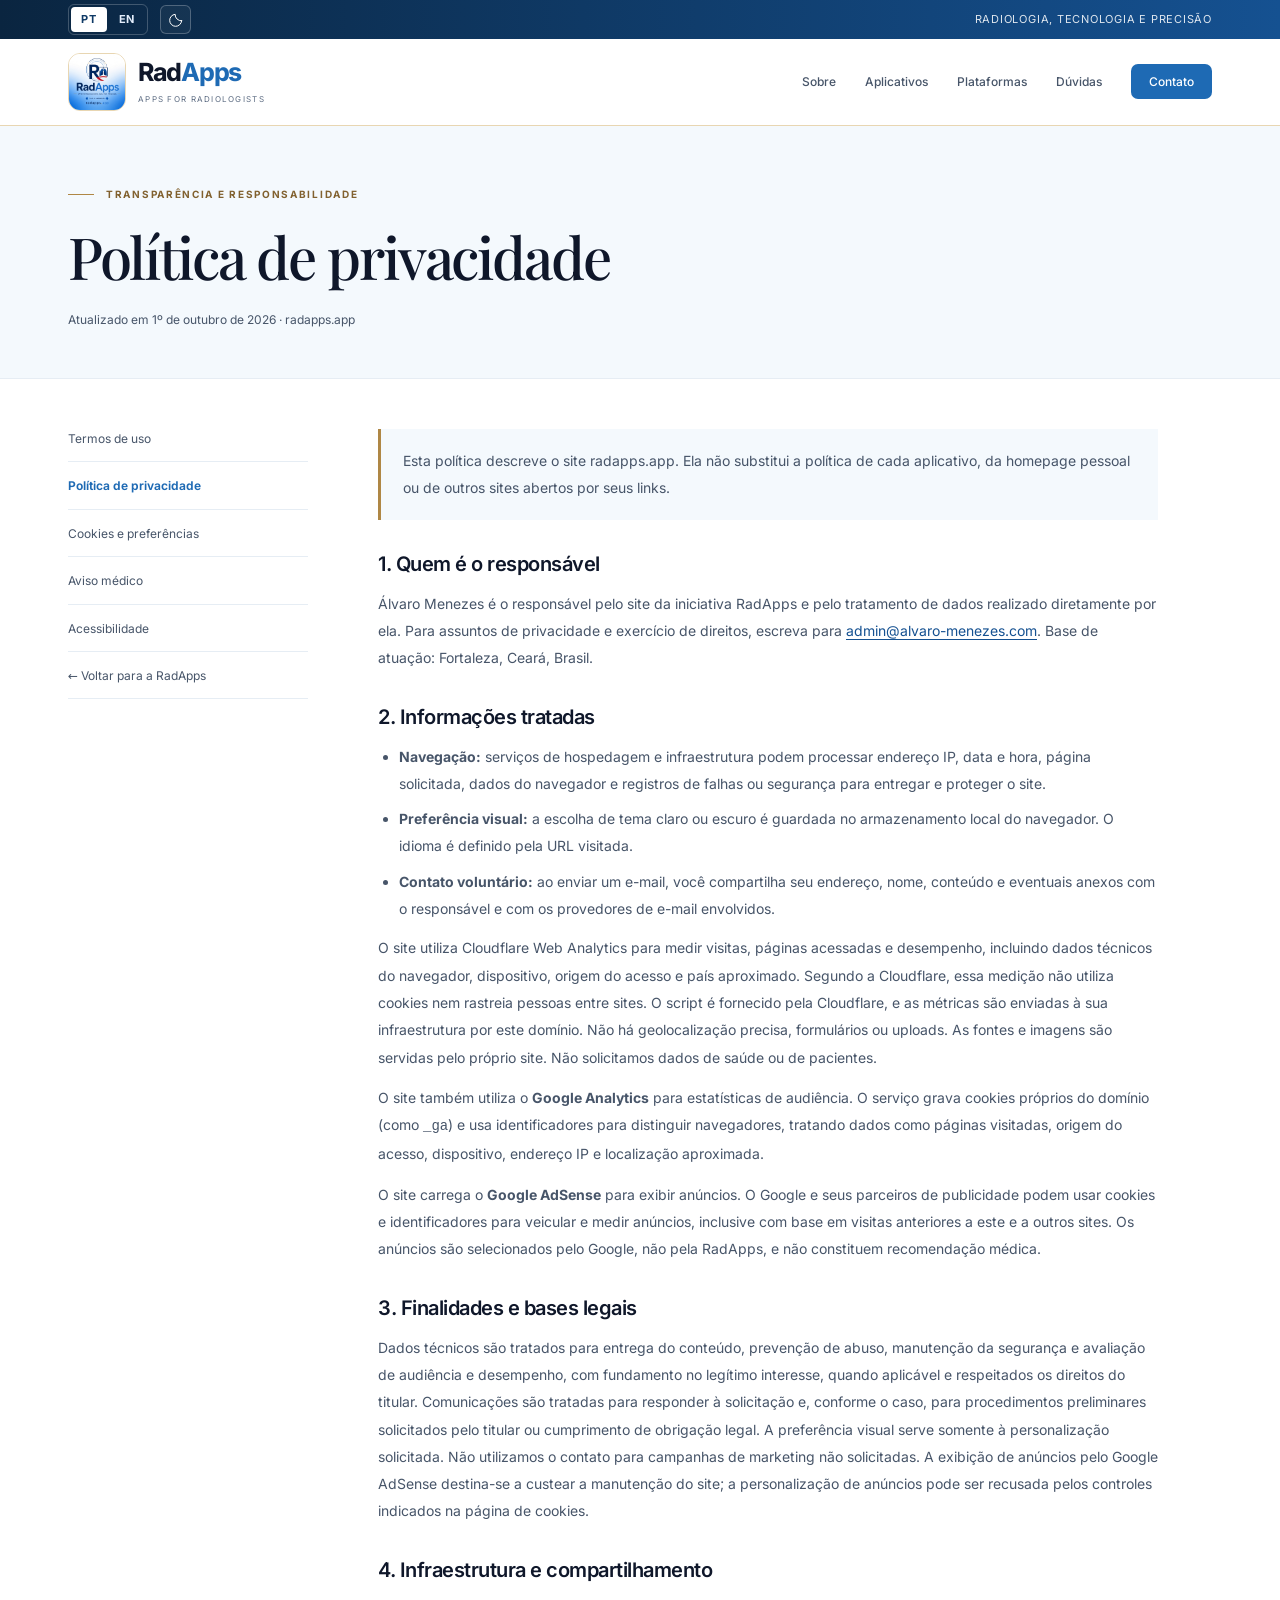
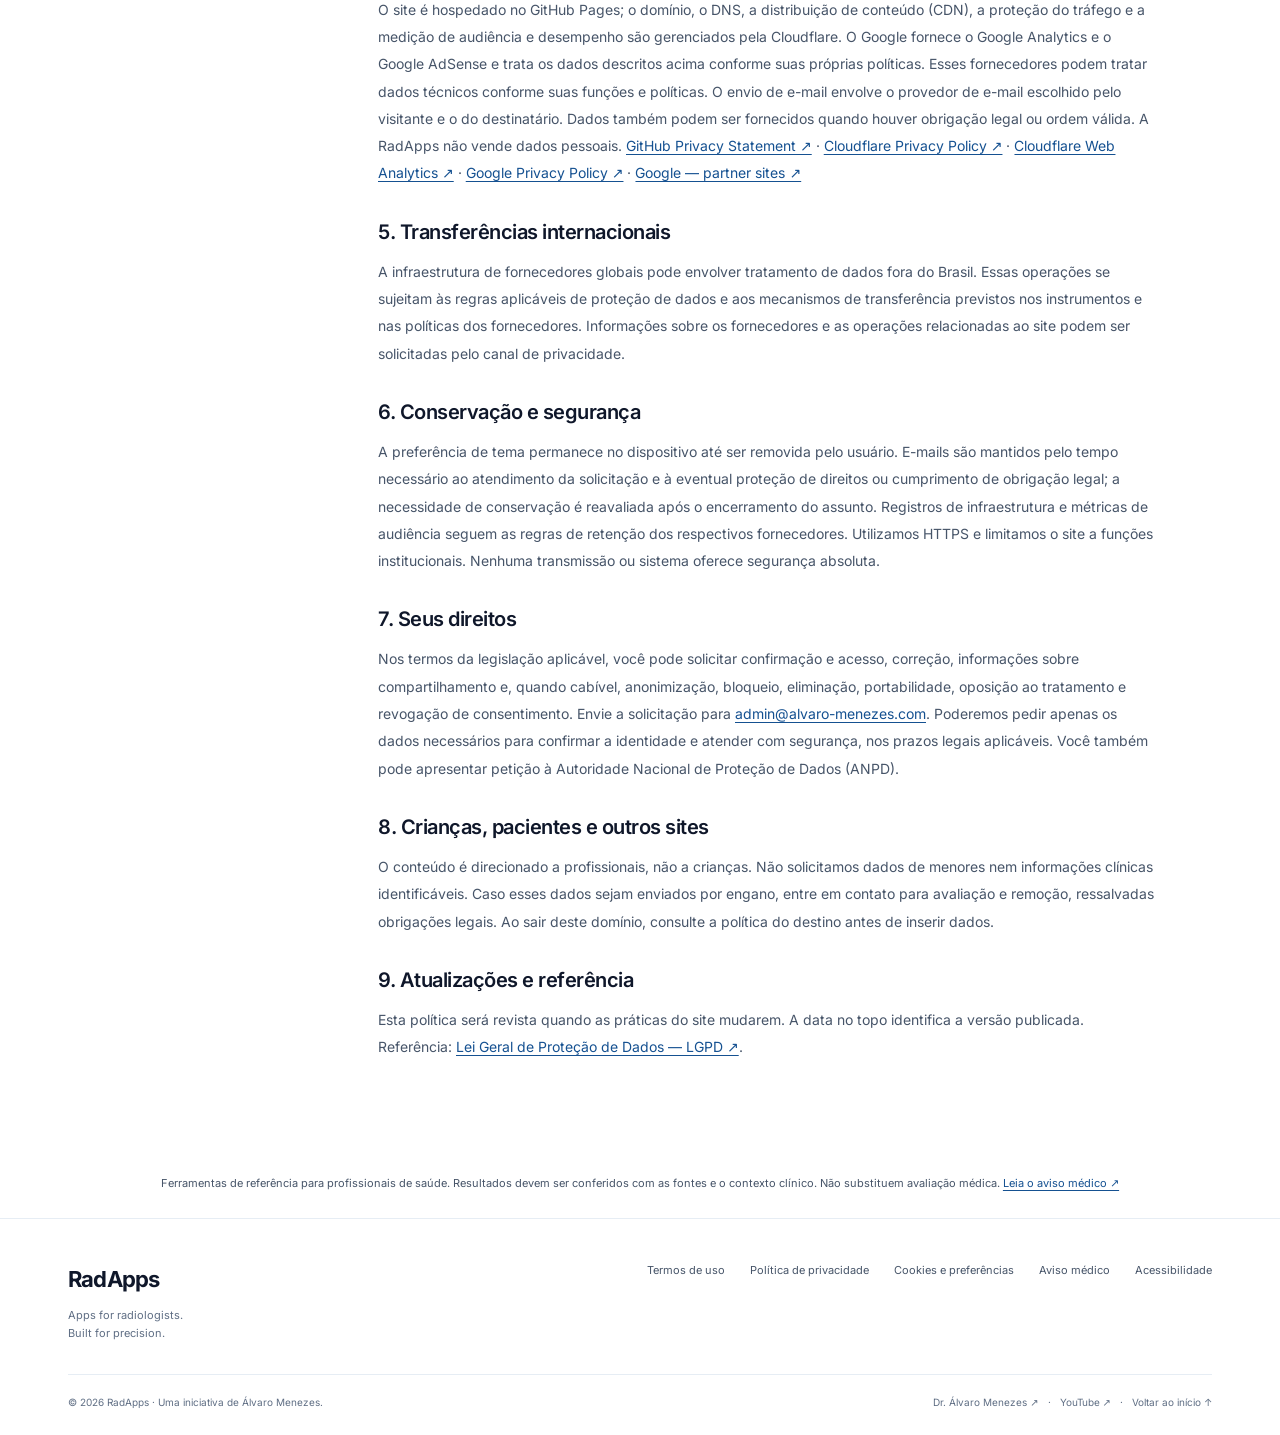
<file: privacidade/index.html>
<!doctype html>
<html lang="pt-BR"><head>
<meta charset="utf-8"><meta name="viewport" content="width=device-width,initial-scale=1">
<title>Política de privacidade | RadApps</title><meta name="description" content="Privacidade na RadApps: dados de navegação, medição de audiência, anúncios do Google, armazenamento local, contato e direitos dos titulares.">
<meta name="robots" content="index, follow, max-image-preview:large">
<meta name="author" content="RadApps · Álvaro Menezes"><meta name="theme-color" content="#0a2540">
<meta name="referrer" content="strict-origin-when-cross-origin">
<meta http-equiv="Content-Security-Policy" content="default-src 'self'; script-src 'self' 'sha256-HAEFsRz7Rk0nbkchIWR0kkjcBTjw/i5if1O6bcpvrqg=' 'sha256-m+xvab7UY25BUFgWx7vIek7Wz7Ff/WeHZ2lDBPFgamw=' https://static.cloudflareinsights.com https://*.googletagmanager.com https://*.googlesyndication.com https://*.doubleclick.net https://*.google.com https://*.adtrafficquality.google https://*.googleadservices.com https://www.gstatic.com; style-src 'self' 'unsafe-inline' https://fonts.googleapis.com; img-src 'self' data: https:; font-src 'self' https://fonts.gstatic.com; connect-src 'self' https://*.google-analytics.com https://*.analytics.google.com https://*.googletagmanager.com https://*.googlesyndication.com https://*.doubleclick.net https://*.google.com https://*.adtrafficquality.google https://csi.gstatic.com; frame-src 'self' https://*.googlesyndication.com https://*.doubleclick.net https://*.google.com https://*.adtrafficquality.google; object-src 'none'; base-uri 'self'; form-action 'none'">
<link rel="canonical" href="https://radapps.app/privacidade/">
<link rel="alternate" hreflang="pt-BR" href="https://radapps.app/privacidade/"><link rel="alternate" hreflang="en" href="https://radapps.app/en/privacy/"><link rel="alternate" hreflang="x-default" href="https://radapps.app/privacidade/">
<meta property="og:type" content="website"><meta property="og:site_name" content="RadApps"><meta property="og:title" content="Política de privacidade | RadApps"><meta property="og:description" content="Privacidade na RadApps: dados de navegação, medição de audiência, anúncios do Google, armazenamento local, contato e direitos dos titulares."><meta property="og:url" content="https://radapps.app/privacidade/"><meta property="og:locale" content="pt_BR"><meta property="og:image" content="https://radapps.app/assets/brand/radapps-banner.jpg"><meta property="og:image:width" content="1792"><meta property="og:image:height" content="1008"><meta property="og:image:alt" content="RadApps — Apps for radiologists. Built for precision."><meta name="twitter:card" content="summary_large_image">
<meta property="og:locale:alternate" content="en_US"><meta name="twitter:title" content="Política de privacidade | RadApps"><meta name="twitter:description" content="Privacidade na RadApps: dados de navegação, medição de audiência, anúncios do Google, armazenamento local, contato e direitos dos titulares."><meta name="twitter:image" content="https://radapps.app/assets/brand/radapps-banner.jpg"><meta name="twitter:image:alt" content="RadApps — Apps for radiologists. Built for precision.">
<link rel="icon" type="image/jpeg" href="/assets/brand/radapps-logo.jpg"><link rel="apple-touch-icon" href="/assets/brand/radapps-logo.jpg">
<link rel="preload" href="/assets/fonts/inter-latin.woff2" as="font" type="font/woff2" crossorigin><link rel="preload" href="/assets/fonts/playfair-latin.woff2" as="font" type="font/woff2" crossorigin>
<script src="/assets/theme-init.js?v=91854e3f3b0c"></script><link rel="stylesheet" href="/assets/site.css?v=2c88387afd8a">
<script type="application/ld+json">{"@context": "https://schema.org", "@graph": [{"@type": "Organization", "@id": "https://radapps.app/#organization", "name": "RadApps", "url": "https://radapps.app/", "logo": "https://radapps.app/assets/brand/radapps-logo.jpg", "email": "admin@alvaro-menezes.com", "description": "Iniciativa independente de desenvolvimento de aplicativos para radiologia.", "founder": {"@id": "https://alvaro-menezes.com/#person"}}, {"@type": "Person", "@id": "https://alvaro-menezes.com/#person", "name": "Álvaro Menezes", "url": "https://alvaro-menezes.com/"}, {"@type": "WebSite", "@id": "https://radapps.app/#website", "name": "RadApps", "url": "https://radapps.app/", "inLanguage": ["pt-BR", "en"], "publisher": {"@id": "https://radapps.app/#organization"}}, {"@type": "WebPage", "@id": "https://radapps.app/privacidade/#webpage", "url": "https://radapps.app/privacidade/", "name": "Política de privacidade | RadApps", "description": "Privacidade na RadApps: dados de navegação, medição de audiência, anúncios do Google, armazenamento local, contato e direitos dos titulares.", "inLanguage": "pt-BR", "isPartOf": {"@id": "https://radapps.app/#website"}, "breadcrumb": {"@id": "https://radapps.app/privacidade/#breadcrumb"}}, {"@type": "BreadcrumbList", "@id": "https://radapps.app/privacidade/#breadcrumb", "itemListElement": [{"@type": "ListItem", "position": 1, "name": "RadApps", "item": "https://radapps.app/"}, {"@type": "ListItem", "position": 2, "name": "Política de privacidade", "item": "https://radapps.app/privacidade/"}]}]}</script><script src="/assets/site.js?v=9ebe1cab357e" defer></script>
<!-- Google tag (gtag.js) -->
<script async src="https://www.googletagmanager.com/gtag/js?id=G-1TKBR87DTZ"></script>
<script>
window.dataLayer = window.dataLayer || [];
function gtag(){dataLayer.push(arguments);}
gtag('js', new Date());
gtag('config', 'G-1TKBR87DTZ');
gtag('config', 'AW-18463774874');
</script>
<!-- Google AdSense -->
<script async src="https://pagead2.googlesyndication.com/pagead/js/adsbygoogle.js?client=ca-pub-4633113806110595" crossorigin="anonymous"></script>
</head><body>
<a class="skip-link" href="#conteudo">Pular para o conteúdo</a>
<header class="site-header"><div class="topbar"><div class="container topbar-inner"><div class="preferences"><nav class="language-switch" aria-label="Idioma / Language"><a href="/privacidade/" lang="pt-BR" hreflang="pt-BR" aria-label="Português" aria-current="true">PT</a><a href="/en/privacy/" lang="en" hreflang="en" aria-label="English" aria-current="false">EN</a></nav><button class="theme-toggle" type="button" aria-label="Mudar tema"><svg class="moon" viewBox="0 0 24 24" fill="none" stroke="currentColor" stroke-width="1.5" stroke-linecap="round" stroke-linejoin="round" aria-hidden="true"><path d="M20.5 13.2A9 9 0 0 1 10.8 3.5 9 9 0 1 0 20.5 13.2Z"/></svg><svg class="sun" viewBox="0 0 24 24" fill="none" stroke="currentColor" stroke-width="1.5" stroke-linecap="round" stroke-linejoin="round" aria-hidden="true"><circle cx="12" cy="12" r="4"/><path d="M12 2v2m0 16v2M2 12h2m16 0h2M5 5l1.5 1.5m11 11L19 19M5 19l1.5-1.5m11-11L19 5"/></svg></button></div><span class="topbar-note">RADIOLOGIA, TECNOLOGIA E PRECISÃO</span></div></div>
<nav class="navbar" aria-label="Navegação principal"><div class="container nav-inner"><a class="brand" href="/" aria-label="RadApps — início"><img src="/assets/brand/radapps-logo.jpg" width="58" height="58" alt=""><span><span class="brand-name">Rad<span>Apps</span></span><span class="brand-caption">Apps for radiologists</span></span></a><button class="menu-toggle" aria-controls="nav-links" aria-expanded="false" type="button">Menu <span aria-hidden="true">☰</span></button><ul class="nav-links" id="nav-links"><li><a  href="/#sobre">Sobre</a></li><li><a  href="/#aplicativos">Aplicativos</a></li><li><a  href="/#plataformas">Plataformas</a></li><li><a  href="/#duvidas">Dúvidas</a></li><li><a class=nav-contact href="/#contato">Contato</a></li></ul></div></nav></header>
<main id="conteudo"><header class="legal-hero"><div class="container"><p class="eyebrow">Transparência e responsabilidade</p><h1>Política de privacidade</h1><p>Atualizado em 1º de outubro de 2026 · radapps.app</p></div></header><div class="container legal-layout"><nav class="legal-nav" aria-label="Páginas legais"><a href="/termos/" >Termos de uso</a><a href="/privacidade/" aria-current=page>Política de privacidade</a><a href="/cookies/" >Cookies e preferências</a><a href="/aviso-medico/" >Aviso médico</a><a href="/acessibilidade/" >Acessibilidade</a><a href="/">← Voltar para a RadApps</a></nav><article class="prose"><p class="notice">Esta política descreve o site radapps.app. Ela não substitui a política de cada aplicativo, da homepage pessoal ou de outros sites abertos por seus links.</p><section><h2>1. Quem é o responsável</h2><p>Álvaro Menezes é o responsável pelo site da iniciativa RadApps e pelo tratamento de dados realizado diretamente por ela. Para assuntos de privacidade e exercício de direitos, escreva para <a href="mailto:admin@alvaro-menezes.com">admin@alvaro-menezes.com</a>. Base de atuação: Fortaleza, Ceará, Brasil.</p></section><section><h2>2. Informações tratadas</h2><ul><li><strong>Navegação:</strong> serviços de hospedagem e infraestrutura podem processar endereço IP, data e hora, página solicitada, dados do navegador e registros de falhas ou segurança para entregar e proteger o site.</li><li><strong>Preferência visual:</strong> a escolha de tema claro ou escuro é guardada no armazenamento local do navegador. O idioma é definido pela URL visitada.</li><li><strong>Contato voluntário:</strong> ao enviar um e-mail, você compartilha seu endereço, nome, conteúdo e eventuais anexos com o responsável e com os provedores de e-mail envolvidos.</li></ul><p>O site utiliza Cloudflare Web Analytics para medir visitas, páginas acessadas e desempenho, incluindo dados técnicos do navegador, dispositivo, origem do acesso e país aproximado. Segundo a Cloudflare, essa medição não utiliza cookies nem rastreia pessoas entre sites. O script é fornecido pela Cloudflare, e as métricas são enviadas à sua infraestrutura por este domínio. Não há geolocalização precisa, formulários ou uploads. As fontes e imagens são servidas pelo próprio site. Não solicitamos dados de saúde ou de pacientes.</p><p>O site também utiliza o <strong>Google Analytics</strong> para estatísticas de audiência. O serviço grava cookies próprios do domínio (como <code>_ga</code>) e usa identificadores para distinguir navegadores, tratando dados como páginas visitadas, origem do acesso, dispositivo, endereço IP e localização aproximada.</p><p>O site carrega o <strong>Google AdSense</strong> para exibir anúncios. O Google e seus parceiros de publicidade podem usar cookies e identificadores para veicular e medir anúncios, inclusive com base em visitas anteriores a este e a outros sites. Os anúncios são selecionados pelo Google, não pela RadApps, e não constituem recomendação médica.</p></section><section><h2>3. Finalidades e bases legais</h2><p>Dados técnicos são tratados para entrega do conteúdo, prevenção de abuso, manutenção da segurança e avaliação de audiência e desempenho, com fundamento no legítimo interesse, quando aplicável e respeitados os direitos do titular. Comunicações são tratadas para responder à solicitação e, conforme o caso, para procedimentos preliminares solicitados pelo titular ou cumprimento de obrigação legal. A preferência visual serve somente à personalização solicitada. Não utilizamos o contato para campanhas de marketing não solicitadas. A exibição de anúncios pelo Google AdSense destina-se a custear a manutenção do site; a personalização de anúncios pode ser recusada pelos controles indicados na página de cookies.</p></section><section><h2>4. Infraestrutura e compartilhamento</h2><p>O site é hospedado no GitHub Pages; o domínio, o DNS, a distribuição de conteúdo (CDN), a proteção do tráfego e a medição de audiência e desempenho são gerenciados pela Cloudflare. O Google fornece o Google Analytics e o Google AdSense e trata os dados descritos acima conforme suas próprias políticas. Esses fornecedores podem tratar dados técnicos conforme suas funções e políticas. O envio de e-mail envolve o provedor de e-mail escolhido pelo visitante e o do destinatário. Dados também podem ser fornecidos quando houver obrigação legal ou ordem válida. A RadApps não vende dados pessoais. <a href="https://docs.github.com/en/site-policy/privacy-policies/github-general-privacy-statement" target="_blank" rel="noopener noreferrer">GitHub Privacy Statement ↗</a> · <a href="https://www.cloudflare.com/privacypolicy/" target="_blank" rel="noopener noreferrer">Cloudflare Privacy Policy ↗</a> · <a href="https://www.cloudflare.com/web-analytics/" target="_blank" rel="noopener noreferrer">Cloudflare Web Analytics ↗</a> · <a href="https://policies.google.com/privacy" target="_blank" rel="noopener noreferrer">Google Privacy Policy ↗</a> · <a href="https://policies.google.com/technologies/partner-sites" target="_blank" rel="noopener noreferrer">Google — partner sites ↗</a></p></section><section><h2>5. Transferências internacionais</h2><p>A infraestrutura de fornecedores globais pode envolver tratamento de dados fora do Brasil. Essas operações se sujeitam às regras aplicáveis de proteção de dados e aos mecanismos de transferência previstos nos instrumentos e nas políticas dos fornecedores. Informações sobre os fornecedores e as operações relacionadas ao site podem ser solicitadas pelo canal de privacidade.</p></section><section><h2>6. Conservação e segurança</h2><p>A preferência de tema permanece no dispositivo até ser removida pelo usuário. E-mails são mantidos pelo tempo necessário ao atendimento da solicitação e à eventual proteção de direitos ou cumprimento de obrigação legal; a necessidade de conservação é reavaliada após o encerramento do assunto. Registros de infraestrutura e métricas de audiência seguem as regras de retenção dos respectivos fornecedores. Utilizamos HTTPS e limitamos o site a funções institucionais. Nenhuma transmissão ou sistema oferece segurança absoluta.</p></section><section><h2>7. Seus direitos</h2><p>Nos termos da legislação aplicável, você pode solicitar confirmação e acesso, correção, informações sobre compartilhamento e, quando cabível, anonimização, bloqueio, eliminação, portabilidade, oposição ao tratamento e revogação de consentimento. Envie a solicitação para <a href="mailto:admin@alvaro-menezes.com">admin@alvaro-menezes.com</a>. Poderemos pedir apenas os dados necessários para confirmar a identidade e atender com segurança, nos prazos legais aplicáveis. Você também pode apresentar petição à Autoridade Nacional de Proteção de Dados (ANPD).</p></section><section><h2>8. Crianças, pacientes e outros sites</h2><p>O conteúdo é direcionado a profissionais, não a crianças. Não solicitamos dados de menores nem informações clínicas identificáveis. Caso esses dados sejam enviados por engano, entre em contato para avaliação e remoção, ressalvadas obrigações legais. Ao sair deste domínio, consulte a política do destino antes de inserir dados.</p></section><section><h2>9. Atualizações e referência</h2><p>Esta política será revista quando as práticas do site mudarem. A data no topo identifica a versão publicada. Referência: <a href="https://www.planalto.gov.br/ccivil_03/_ato2015-2018/2018/lei/l13709.htm" target="_blank" rel="noopener noreferrer">Lei Geral de Proteção de Dados — LGPD ↗</a>.</p></section></article></div></main>
<aside class="legal-ribbon"><div class="container"><p>Ferramentas de referência para profissionais de saúde. Resultados devem ser conferidos com as fontes e o contexto clínico. Não substituem avaliação médica. <a href="/aviso-medico/">Leia o aviso médico ↗</a></p></div></aside>
<footer class="footer"><div class="container"><div class="footer-main"><div><a class="footer-brand" href="/">RadApps</a><p class="footer-tagline">Apps for radiologists.<br>Built for precision.</p></div><nav class="footer-links" aria-label="Informações legais"><a href="/termos/">Termos de uso</a><a href="/privacidade/">Política de privacidade</a><a href="/cookies/">Cookies e preferências</a><a href="/aviso-medico/">Aviso médico</a><a href="/acessibilidade/">Acessibilidade</a></nav></div><div class="footer-bottom"><p>© 2026 RadApps · Uma iniciativa de Álvaro Menezes.</p><p><a href="https://alvaro-menezes.com/" target="_blank" rel="noopener noreferrer">Dr. Álvaro Menezes ↗</a> &nbsp; · &nbsp; <a href="https://www.youtube.com/@alvaromenezes-rad" target="_blank" rel="noopener noreferrer" aria-label="Canal de Álvaro Menezes no YouTube">YouTube ↗</a> &nbsp; · &nbsp; <a href="/#inicio">Voltar ao início ↑</a></p></div></div></footer>
</body></html>
</file>
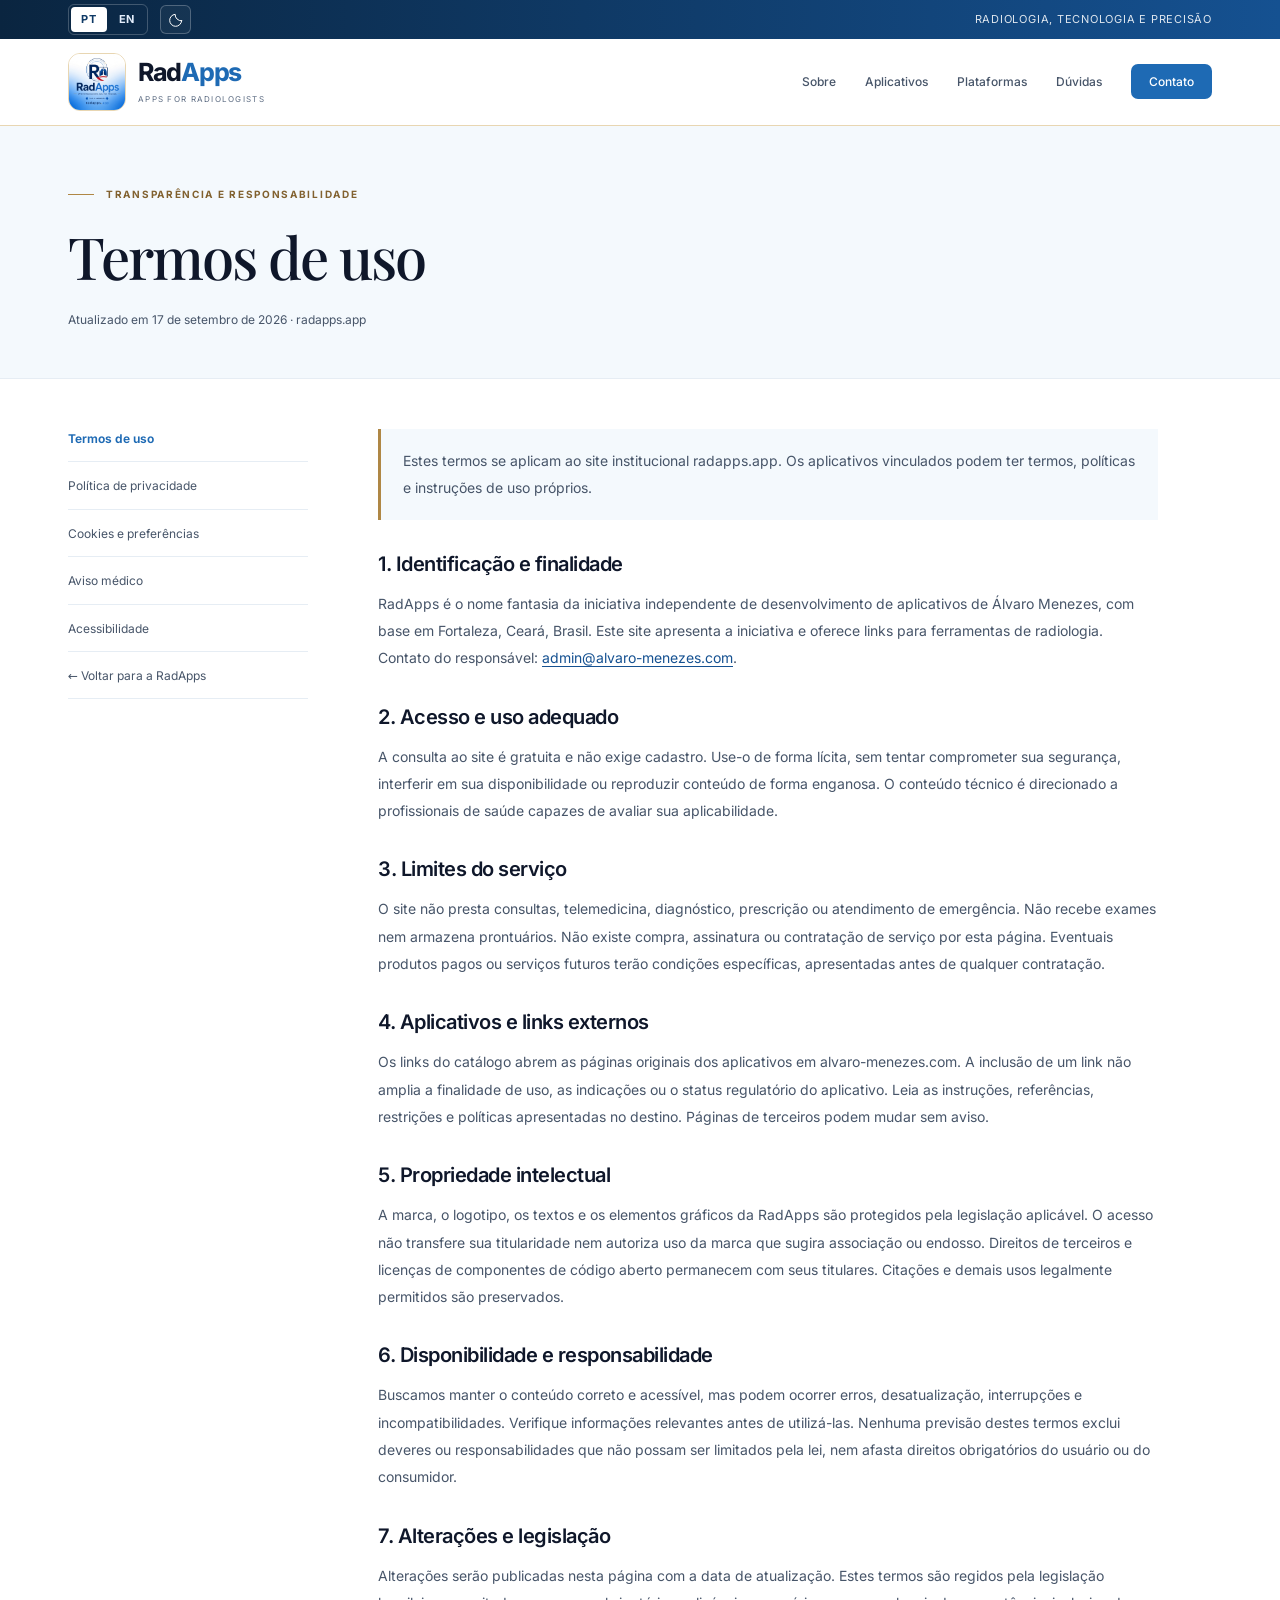
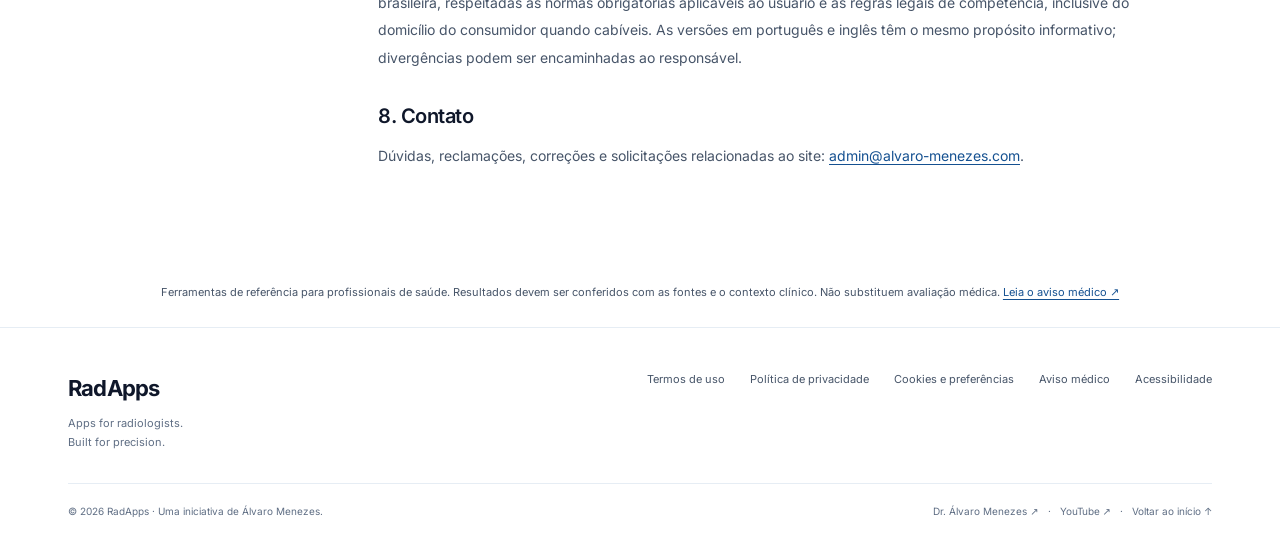
<file: termos/index.html>
<!doctype html>
<html lang="pt-BR"><head>
<meta charset="utf-8"><meta name="viewport" content="width=device-width,initial-scale=1">
<title>Termos de uso | RadApps</title><meta name="description" content="Termos de uso do site RadApps: finalidade, acesso, aplicativos vinculados, propriedade intelectual e contato do responsável.">
<meta name="robots" content="index, follow, max-image-preview:large">
<meta name="author" content="RadApps · Álvaro Menezes"><meta name="theme-color" content="#0a2540">
<meta name="referrer" content="strict-origin-when-cross-origin">
<meta http-equiv="Content-Security-Policy" content="default-src 'self'; script-src 'self' 'sha256-xJ5b8T+9bPexRUk3MkGtSwKwKza9wyqUKs4fI5+K8OY=' 'sha256-m+xvab7UY25BUFgWx7vIek7Wz7Ff/WeHZ2lDBPFgamw=' https://static.cloudflareinsights.com https://*.googletagmanager.com https://*.googlesyndication.com https://*.doubleclick.net https://*.google.com https://*.adtrafficquality.google https://*.googleadservices.com https://www.gstatic.com; style-src 'self' 'unsafe-inline' https://fonts.googleapis.com; img-src 'self' data: https:; font-src 'self' https://fonts.gstatic.com; connect-src 'self' https://*.google-analytics.com https://*.analytics.google.com https://*.googletagmanager.com https://*.googlesyndication.com https://*.doubleclick.net https://*.google.com https://*.adtrafficquality.google https://csi.gstatic.com; frame-src 'self' https://*.googlesyndication.com https://*.doubleclick.net https://*.google.com https://*.adtrafficquality.google; object-src 'none'; base-uri 'self'; form-action 'none'">
<link rel="canonical" href="https://radapps.app/termos/">
<link rel="alternate" hreflang="pt-BR" href="https://radapps.app/termos/"><link rel="alternate" hreflang="en" href="https://radapps.app/en/terms/"><link rel="alternate" hreflang="x-default" href="https://radapps.app/termos/">
<meta property="og:type" content="website"><meta property="og:site_name" content="RadApps"><meta property="og:title" content="Termos de uso | RadApps"><meta property="og:description" content="Termos de uso do site RadApps: finalidade, acesso, aplicativos vinculados, propriedade intelectual e contato do responsável."><meta property="og:url" content="https://radapps.app/termos/"><meta property="og:locale" content="pt_BR"><meta property="og:image" content="https://radapps.app/assets/brand/radapps-banner.jpg"><meta property="og:image:width" content="1792"><meta property="og:image:height" content="1008"><meta property="og:image:alt" content="RadApps — Apps for radiologists. Built for precision."><meta name="twitter:card" content="summary_large_image">
<meta property="og:locale:alternate" content="en_US"><meta name="twitter:title" content="Termos de uso | RadApps"><meta name="twitter:description" content="Termos de uso do site RadApps: finalidade, acesso, aplicativos vinculados, propriedade intelectual e contato do responsável."><meta name="twitter:image" content="https://radapps.app/assets/brand/radapps-banner.jpg"><meta name="twitter:image:alt" content="RadApps — Apps for radiologists. Built for precision.">
<link rel="icon" type="image/jpeg" href="/assets/brand/radapps-logo.jpg"><link rel="apple-touch-icon" href="/assets/brand/radapps-logo.jpg">
<link rel="preload" href="/assets/fonts/inter-latin.woff2" as="font" type="font/woff2" crossorigin><link rel="preload" href="/assets/fonts/playfair-latin.woff2" as="font" type="font/woff2" crossorigin>
<script src="/assets/theme-init.js?v=91854e3f3b0c"></script><link rel="stylesheet" href="/assets/site.css?v=2c88387afd8a">
<script type="application/ld+json">{"@context": "https://schema.org", "@graph": [{"@type": "Organization", "@id": "https://radapps.app/#organization", "name": "RadApps", "url": "https://radapps.app/", "logo": "https://radapps.app/assets/brand/radapps-logo.jpg", "email": "admin@alvaro-menezes.com", "description": "Iniciativa independente de desenvolvimento de aplicativos para radiologia.", "founder": {"@id": "https://alvaro-menezes.com/#person"}}, {"@type": "Person", "@id": "https://alvaro-menezes.com/#person", "name": "Álvaro Menezes", "url": "https://alvaro-menezes.com/"}, {"@type": "WebSite", "@id": "https://radapps.app/#website", "name": "RadApps", "url": "https://radapps.app/", "inLanguage": ["pt-BR", "en"], "publisher": {"@id": "https://radapps.app/#organization"}}, {"@type": "WebPage", "@id": "https://radapps.app/termos/#webpage", "url": "https://radapps.app/termos/", "name": "Termos de uso | RadApps", "description": "Termos de uso do site RadApps: finalidade, acesso, aplicativos vinculados, propriedade intelectual e contato do responsável.", "inLanguage": "pt-BR", "isPartOf": {"@id": "https://radapps.app/#website"}, "breadcrumb": {"@id": "https://radapps.app/termos/#breadcrumb"}}, {"@type": "BreadcrumbList", "@id": "https://radapps.app/termos/#breadcrumb", "itemListElement": [{"@type": "ListItem", "position": 1, "name": "RadApps", "item": "https://radapps.app/"}, {"@type": "ListItem", "position": 2, "name": "Termos de uso", "item": "https://radapps.app/termos/"}]}]}</script><script src="/assets/site.js?v=9ebe1cab357e" defer></script>
<!-- Google tag (gtag.js) -->
<script async src="https://www.googletagmanager.com/gtag/js?id=G-1TKBR87DTZ"></script>
<script>
window.dataLayer = window.dataLayer || [];
function gtag(){dataLayer.push(arguments);}
gtag('js', new Date());
gtag('config', 'G-1TKBR87DTZ');
gtag('config', 'AW-18463774874');
</script>
<!-- Google AdSense -->
<script async src="https://pagead2.googlesyndication.com/pagead/js/adsbygoogle.js?client=ca-pub-4633113806110595" crossorigin="anonymous"></script>
</head><body>
<a class="skip-link" href="#conteudo">Pular para o conteúdo</a>
<header class="site-header"><div class="topbar"><div class="container topbar-inner"><div class="preferences"><nav class="language-switch" aria-label="Idioma / Language"><a href="/termos/" lang="pt-BR" hreflang="pt-BR" aria-label="Português" aria-current="true">PT</a><a href="/en/terms/" lang="en" hreflang="en" aria-label="English" aria-current="false">EN</a></nav><button class="theme-toggle" type="button" aria-label="Mudar tema"><svg class="moon" viewBox="0 0 24 24" fill="none" stroke="currentColor" stroke-width="1.5" stroke-linecap="round" stroke-linejoin="round" aria-hidden="true"><path d="M20.5 13.2A9 9 0 0 1 10.8 3.5 9 9 0 1 0 20.5 13.2Z"/></svg><svg class="sun" viewBox="0 0 24 24" fill="none" stroke="currentColor" stroke-width="1.5" stroke-linecap="round" stroke-linejoin="round" aria-hidden="true"><circle cx="12" cy="12" r="4"/><path d="M12 2v2m0 16v2M2 12h2m16 0h2M5 5l1.5 1.5m11 11L19 19M5 19l1.5-1.5m11-11L19 5"/></svg></button></div><span class="topbar-note">RADIOLOGIA, TECNOLOGIA E PRECISÃO</span></div></div>
<nav class="navbar" aria-label="Navegação principal"><div class="container nav-inner"><a class="brand" href="/" aria-label="RadApps — início"><img src="/assets/brand/radapps-logo.jpg" width="58" height="58" alt=""><span><span class="brand-name">Rad<span>Apps</span></span><span class="brand-caption">Apps for radiologists</span></span></a><button class="menu-toggle" aria-controls="nav-links" aria-expanded="false" type="button">Menu <span aria-hidden="true">☰</span></button><ul class="nav-links" id="nav-links"><li><a  href="/#sobre">Sobre</a></li><li><a  href="/#aplicativos">Aplicativos</a></li><li><a  href="/#plataformas">Plataformas</a></li><li><a  href="/#duvidas">Dúvidas</a></li><li><a class=nav-contact href="/#contato">Contato</a></li></ul></div></nav></header>
<main id="conteudo"><header class="legal-hero"><div class="container"><p class="eyebrow">Transparência e responsabilidade</p><h1>Termos de uso</h1><p>Atualizado em 17 de setembro de 2026 · radapps.app</p></div></header><div class="container legal-layout"><nav class="legal-nav" aria-label="Páginas legais"><a href="/termos/" aria-current=page>Termos de uso</a><a href="/privacidade/" >Política de privacidade</a><a href="/cookies/" >Cookies e preferências</a><a href="/aviso-medico/" >Aviso médico</a><a href="/acessibilidade/" >Acessibilidade</a><a href="/">← Voltar para a RadApps</a></nav><article class="prose"><p class="notice">Estes termos se aplicam ao site institucional radapps.app. Os aplicativos vinculados podem ter termos, políticas e instruções de uso próprios.</p><section><h2>1. Identificação e finalidade</h2><p>RadApps é o nome fantasia da iniciativa independente de desenvolvimento de aplicativos de Álvaro Menezes, com base em Fortaleza, Ceará, Brasil. Este site apresenta a iniciativa e oferece links para ferramentas de radiologia. Contato do responsável: <a href="mailto:admin@alvaro-menezes.com">admin@alvaro-menezes.com</a>.</p></section><section><h2>2. Acesso e uso adequado</h2><p>A consulta ao site é gratuita e não exige cadastro. Use-o de forma lícita, sem tentar comprometer sua segurança, interferir em sua disponibilidade ou reproduzir conteúdo de forma enganosa. O conteúdo técnico é direcionado a profissionais de saúde capazes de avaliar sua aplicabilidade.</p></section><section><h2>3. Limites do serviço</h2><p>O site não presta consultas, telemedicina, diagnóstico, prescrição ou atendimento de emergência. Não recebe exames nem armazena prontuários. Não existe compra, assinatura ou contratação de serviço por esta página. Eventuais produtos pagos ou serviços futuros terão condições específicas, apresentadas antes de qualquer contratação.</p></section><section><h2>4. Aplicativos e links externos</h2><p>Os links do catálogo abrem as páginas originais dos aplicativos em alvaro-menezes.com. A inclusão de um link não amplia a finalidade de uso, as indicações ou o status regulatório do aplicativo. Leia as instruções, referências, restrições e políticas apresentadas no destino. Páginas de terceiros podem mudar sem aviso.</p></section><section><h2>5. Propriedade intelectual</h2><p>A marca, o logotipo, os textos e os elementos gráficos da RadApps são protegidos pela legislação aplicável. O acesso não transfere sua titularidade nem autoriza uso da marca que sugira associação ou endosso. Direitos de terceiros e licenças de componentes de código aberto permanecem com seus titulares. Citações e demais usos legalmente permitidos são preservados.</p></section><section><h2>6. Disponibilidade e responsabilidade</h2><p>Buscamos manter o conteúdo correto e acessível, mas podem ocorrer erros, desatualização, interrupções e incompatibilidades. Verifique informações relevantes antes de utilizá-las. Nenhuma previsão destes termos exclui deveres ou responsabilidades que não possam ser limitados pela lei, nem afasta direitos obrigatórios do usuário ou do consumidor.</p></section><section><h2>7. Alterações e legislação</h2><p>Alterações serão publicadas nesta página com a data de atualização. Estes termos são regidos pela legislação brasileira, respeitadas as normas obrigatórias aplicáveis ao usuário e as regras legais de competência, inclusive do domicílio do consumidor quando cabíveis. As versões em português e inglês têm o mesmo propósito informativo; divergências podem ser encaminhadas ao responsável.</p></section><section><h2>8. Contato</h2><p>Dúvidas, reclamações, correções e solicitações relacionadas ao site: <a href="mailto:admin@alvaro-menezes.com">admin@alvaro-menezes.com</a>.</p></section></article></div></main>
<aside class="legal-ribbon"><div class="container"><p>Ferramentas de referência para profissionais de saúde. Resultados devem ser conferidos com as fontes e o contexto clínico. Não substituem avaliação médica. <a href="/aviso-medico/">Leia o aviso médico ↗</a></p></div></aside>
<footer class="footer"><div class="container"><div class="footer-main"><div><a class="footer-brand" href="/">RadApps</a><p class="footer-tagline">Apps for radiologists.<br>Built for precision.</p></div><nav class="footer-links" aria-label="Informações legais"><a href="/termos/">Termos de uso</a><a href="/privacidade/">Política de privacidade</a><a href="/cookies/">Cookies e preferências</a><a href="/aviso-medico/">Aviso médico</a><a href="/acessibilidade/">Acessibilidade</a></nav></div><div class="footer-bottom"><p>© 2026 RadApps · Uma iniciativa de Álvaro Menezes.</p><p><a href="https://alvaro-menezes.com/" target="_blank" rel="noopener noreferrer">Dr. Álvaro Menezes ↗</a> &nbsp; · &nbsp; <a href="https://www.youtube.com/@alvaromenezes-rad" target="_blank" rel="noopener noreferrer" aria-label="Canal de Álvaro Menezes no YouTube">YouTube ↗</a> &nbsp; · &nbsp; <a href="/#inicio">Voltar ao início ↑</a></p></div></div></footer>
</body></html>
</file>
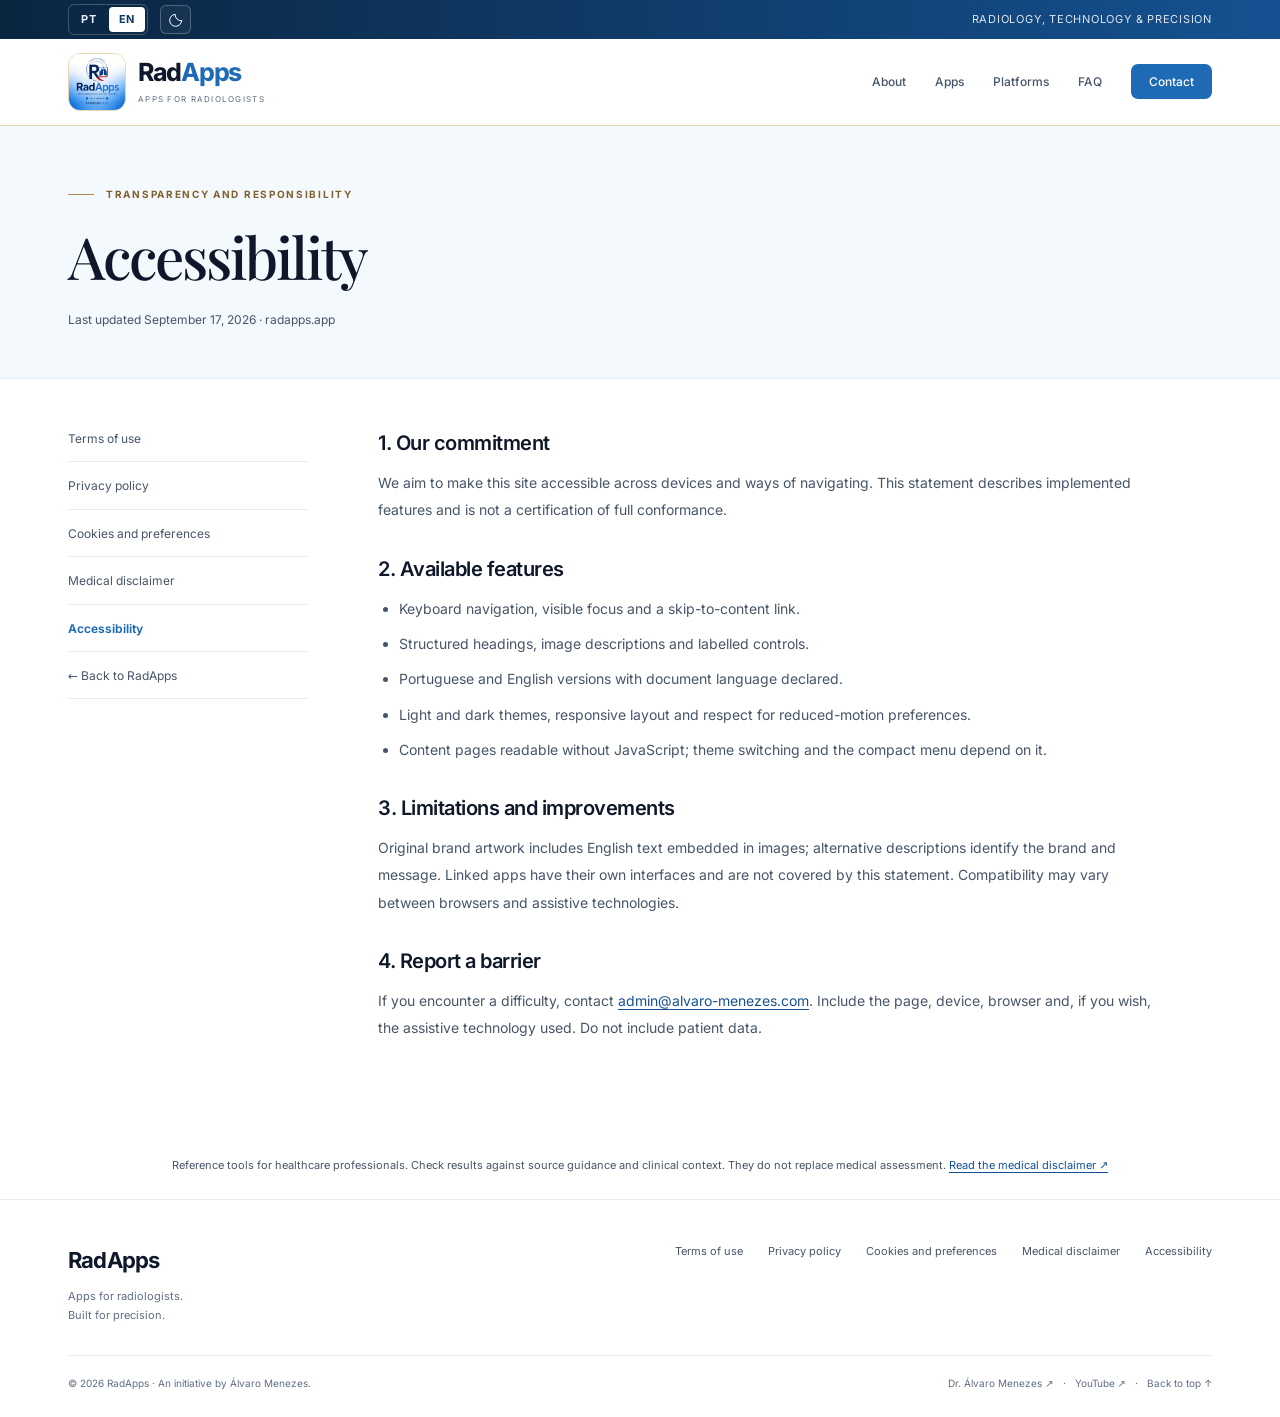
<file: en/accessibility/index.html>
<!doctype html>
<html lang="en"><head>
<meta charset="utf-8"><meta name="viewport" content="width=device-width,initial-scale=1">
<title>Accessibility | RadApps</title><meta name="description" content="Accessibility at RadApps: keyboard navigation, readability, contrast, display preferences and how to report access difficulties.">
<meta name="robots" content="index, follow, max-image-preview:large">
<meta name="author" content="RadApps · Álvaro Menezes"><meta name="theme-color" content="#0a2540">
<meta name="referrer" content="strict-origin-when-cross-origin">
<meta http-equiv="Content-Security-Policy" content="default-src 'self'; script-src 'self' 'sha256-WXR9PcbilLyTOCq//a0zzJWEZlAbfkkl45WIz3oUn4A=' 'sha256-m+xvab7UY25BUFgWx7vIek7Wz7Ff/WeHZ2lDBPFgamw=' https://static.cloudflareinsights.com https://*.googletagmanager.com https://*.googlesyndication.com https://*.doubleclick.net https://*.google.com https://*.adtrafficquality.google https://*.googleadservices.com https://www.gstatic.com; style-src 'self' 'unsafe-inline' https://fonts.googleapis.com; img-src 'self' data: https:; font-src 'self' https://fonts.gstatic.com; connect-src 'self' https://*.google-analytics.com https://*.analytics.google.com https://*.googletagmanager.com https://*.googlesyndication.com https://*.doubleclick.net https://*.google.com https://*.adtrafficquality.google https://csi.gstatic.com; frame-src 'self' https://*.googlesyndication.com https://*.doubleclick.net https://*.google.com https://*.adtrafficquality.google; object-src 'none'; base-uri 'self'; form-action 'none'">
<link rel="canonical" href="https://radapps.app/en/accessibility/">
<link rel="alternate" hreflang="pt-BR" href="https://radapps.app/acessibilidade/"><link rel="alternate" hreflang="en" href="https://radapps.app/en/accessibility/"><link rel="alternate" hreflang="x-default" href="https://radapps.app/acessibilidade/">
<meta property="og:type" content="website"><meta property="og:site_name" content="RadApps"><meta property="og:title" content="Accessibility | RadApps"><meta property="og:description" content="Accessibility at RadApps: keyboard navigation, readability, contrast, display preferences and how to report access difficulties."><meta property="og:url" content="https://radapps.app/en/accessibility/"><meta property="og:locale" content="en_US"><meta property="og:image" content="https://radapps.app/assets/brand/radapps-banner.jpg"><meta property="og:image:width" content="1792"><meta property="og:image:height" content="1008"><meta property="og:image:alt" content="RadApps — Apps for radiologists. Built for precision."><meta name="twitter:card" content="summary_large_image">
<meta property="og:locale:alternate" content="pt_BR"><meta name="twitter:title" content="Accessibility | RadApps"><meta name="twitter:description" content="Accessibility at RadApps: keyboard navigation, readability, contrast, display preferences and how to report access difficulties."><meta name="twitter:image" content="https://radapps.app/assets/brand/radapps-banner.jpg"><meta name="twitter:image:alt" content="RadApps — Apps for radiologists. Built for precision.">
<link rel="icon" type="image/jpeg" href="/assets/brand/radapps-logo.jpg"><link rel="apple-touch-icon" href="/assets/brand/radapps-logo.jpg">
<link rel="preload" href="/assets/fonts/inter-latin.woff2" as="font" type="font/woff2" crossorigin><link rel="preload" href="/assets/fonts/playfair-latin.woff2" as="font" type="font/woff2" crossorigin>
<script src="/assets/theme-init.js?v=91854e3f3b0c"></script><link rel="stylesheet" href="/assets/site.css?v=2c88387afd8a">
<script type="application/ld+json">{"@context": "https://schema.org", "@graph": [{"@type": "Organization", "@id": "https://radapps.app/#organization", "name": "RadApps", "url": "https://radapps.app/", "logo": "https://radapps.app/assets/brand/radapps-logo.jpg", "email": "admin@alvaro-menezes.com", "description": "Independent radiology application development initiative.", "founder": {"@id": "https://alvaro-menezes.com/#person"}}, {"@type": "Person", "@id": "https://alvaro-menezes.com/#person", "name": "Álvaro Menezes", "url": "https://alvaro-menezes.com/"}, {"@type": "WebSite", "@id": "https://radapps.app/#website", "name": "RadApps", "url": "https://radapps.app/", "inLanguage": ["pt-BR", "en"], "publisher": {"@id": "https://radapps.app/#organization"}}, {"@type": "WebPage", "@id": "https://radapps.app/en/accessibility/#webpage", "url": "https://radapps.app/en/accessibility/", "name": "Accessibility | RadApps", "description": "Accessibility at RadApps: keyboard navigation, readability, contrast, display preferences and how to report access difficulties.", "inLanguage": "en", "isPartOf": {"@id": "https://radapps.app/#website"}, "breadcrumb": {"@id": "https://radapps.app/en/accessibility/#breadcrumb"}}, {"@type": "BreadcrumbList", "@id": "https://radapps.app/en/accessibility/#breadcrumb", "itemListElement": [{"@type": "ListItem", "position": 1, "name": "RadApps", "item": "https://radapps.app/en/"}, {"@type": "ListItem", "position": 2, "name": "Accessibility", "item": "https://radapps.app/en/accessibility/"}]}]}</script><script src="/assets/site.js?v=9ebe1cab357e" defer></script>
<!-- Google tag (gtag.js) -->
<script async src="https://www.googletagmanager.com/gtag/js?id=G-1TKBR87DTZ"></script>
<script>
window.dataLayer = window.dataLayer || [];
function gtag(){dataLayer.push(arguments);}
gtag('js', new Date());
gtag('config', 'G-1TKBR87DTZ');
gtag('config', 'AW-18463774874');
</script>
<!-- Google AdSense -->
<script async src="https://pagead2.googlesyndication.com/pagead/js/adsbygoogle.js?client=ca-pub-4633113806110595" crossorigin="anonymous"></script>
</head><body>
<a class="skip-link" href="#conteudo">Skip to content</a>
<header class="site-header"><div class="topbar"><div class="container topbar-inner"><div class="preferences"><nav class="language-switch" aria-label="Idioma / Language"><a href="/acessibilidade/" lang="pt-BR" hreflang="pt-BR" aria-label="Português" aria-current="false">PT</a><a href="/en/accessibility/" lang="en" hreflang="en" aria-label="English" aria-current="true">EN</a></nav><button class="theme-toggle" type="button" aria-label="Change theme"><svg class="moon" viewBox="0 0 24 24" fill="none" stroke="currentColor" stroke-width="1.5" stroke-linecap="round" stroke-linejoin="round" aria-hidden="true"><path d="M20.5 13.2A9 9 0 0 1 10.8 3.5 9 9 0 1 0 20.5 13.2Z"/></svg><svg class="sun" viewBox="0 0 24 24" fill="none" stroke="currentColor" stroke-width="1.5" stroke-linecap="round" stroke-linejoin="round" aria-hidden="true"><circle cx="12" cy="12" r="4"/><path d="M12 2v2m0 16v2M2 12h2m16 0h2M5 5l1.5 1.5m11 11L19 19M5 19l1.5-1.5m11-11L19 5"/></svg></button></div><span class="topbar-note">RADIOLOGY, TECHNOLOGY & PRECISION</span></div></div>
<nav class="navbar" aria-label="Main navigation"><div class="container nav-inner"><a class="brand" href="/en/" aria-label="RadApps — home"><img src="/assets/brand/radapps-logo.jpg" width="58" height="58" alt=""><span><span class="brand-name">Rad<span>Apps</span></span><span class="brand-caption">Apps for radiologists</span></span></a><button class="menu-toggle" aria-controls="nav-links" aria-expanded="false" type="button">Menu <span aria-hidden="true">☰</span></button><ul class="nav-links" id="nav-links"><li><a  href="/en/#sobre">About</a></li><li><a  href="/en/#aplicativos">Apps</a></li><li><a  href="/en/#plataformas">Platforms</a></li><li><a  href="/en/#duvidas">FAQ</a></li><li><a class=nav-contact href="/en/#contato">Contact</a></li></ul></div></nav></header>
<main id="conteudo"><header class="legal-hero"><div class="container"><p class="eyebrow">Transparency and responsibility</p><h1>Accessibility</h1><p>Last updated September 17, 2026 · radapps.app</p></div></header><div class="container legal-layout"><nav class="legal-nav" aria-label="Legal pages"><a href="/en/terms/" >Terms of use</a><a href="/en/privacy/" >Privacy policy</a><a href="/en/cookies/" >Cookies and preferences</a><a href="/en/medical-disclaimer/" >Medical disclaimer</a><a href="/en/accessibility/" aria-current=page>Accessibility</a><a href="/en/">← Back to RadApps</a></nav><article class="prose"><section><h2>1. Our commitment</h2><p>We aim to make this site accessible across devices and ways of navigating. This statement describes implemented features and is not a certification of full conformance.</p></section><section><h2>2. Available features</h2><ul><li>Keyboard navigation, visible focus and a skip-to-content link.</li><li>Structured headings, image descriptions and labelled controls.</li><li>Portuguese and English versions with document language declared.</li><li>Light and dark themes, responsive layout and respect for reduced-motion preferences.</li><li>Content pages readable without JavaScript; theme switching and the compact menu depend on it.</li></ul></section><section><h2>3. Limitations and improvements</h2><p>Original brand artwork includes English text embedded in images; alternative descriptions identify the brand and message. Linked apps have their own interfaces and are not covered by this statement. Compatibility may vary between browsers and assistive technologies.</p></section><section><h2>4. Report a barrier</h2><p>If you encounter a difficulty, contact <a href="mailto:admin@alvaro-menezes.com">admin@alvaro-menezes.com</a>. Include the page, device, browser and, if you wish, the assistive technology used. Do not include patient data.</p></section></article></div></main>
<aside class="legal-ribbon"><div class="container"><p>Reference tools for healthcare professionals. Check results against source guidance and clinical context. They do not replace medical assessment. <a href="/en/medical-disclaimer/">Read the medical disclaimer ↗</a></p></div></aside>
<footer class="footer"><div class="container"><div class="footer-main"><div><a class="footer-brand" href="/en/">RadApps</a><p class="footer-tagline">Apps for radiologists.<br>Built for precision.</p></div><nav class="footer-links" aria-label="Legal information"><a href="/en/terms/">Terms of use</a><a href="/en/privacy/">Privacy policy</a><a href="/en/cookies/">Cookies and preferences</a><a href="/en/medical-disclaimer/">Medical disclaimer</a><a href="/en/accessibility/">Accessibility</a></nav></div><div class="footer-bottom"><p>© 2026 RadApps · An initiative by Álvaro Menezes.</p><p><a href="https://alvaro-menezes.com/" target="_blank" rel="noopener noreferrer">Dr. Álvaro Menezes ↗</a> &nbsp; · &nbsp; <a href="https://www.youtube.com/@alvaromenezes-rad" target="_blank" rel="noopener noreferrer" aria-label="Álvaro Menezes on YouTube">YouTube ↗</a> &nbsp; · &nbsp; <a href="/en/#inicio">Back to top ↑</a></p></div></div></footer>
</body></html>
</file>
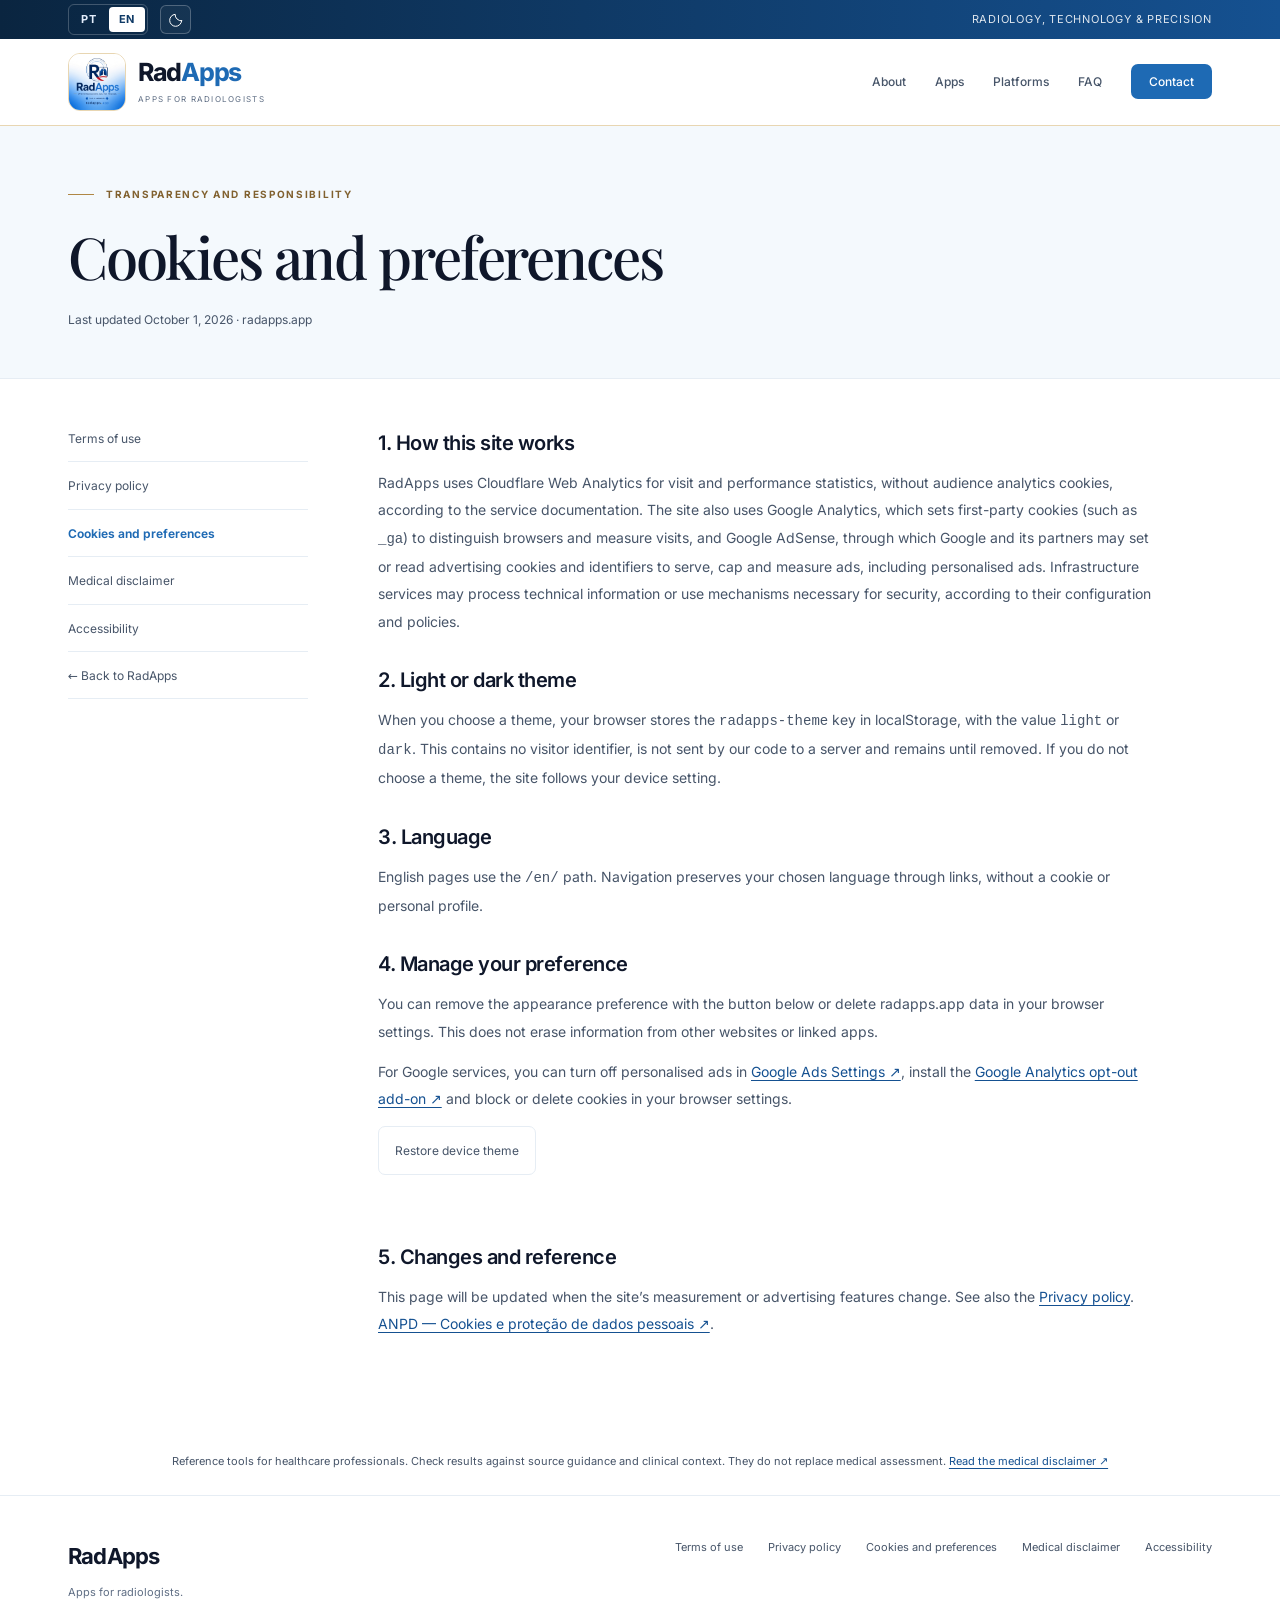
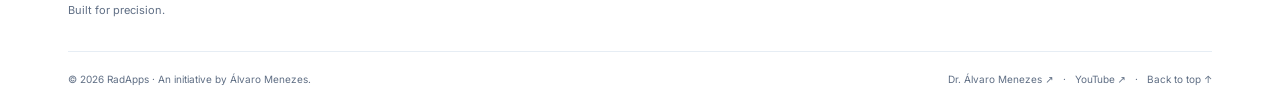
<file: en/cookies/index.html>
<!doctype html>
<html lang="en"><head>
<meta charset="utf-8"><meta name="viewport" content="width=device-width,initial-scale=1">
<title>Cookies and preferences | RadApps</title><meta name="description" content="RadApps cookies and preferences: theme storage, visitor measurement, Google advertising and how to manage your preferences.">
<meta name="robots" content="index, follow, max-image-preview:large">
<meta name="author" content="RadApps · Álvaro Menezes"><meta name="theme-color" content="#0a2540">
<meta name="referrer" content="strict-origin-when-cross-origin">
<meta http-equiv="Content-Security-Policy" content="default-src 'self'; script-src 'self' 'sha256-WOtCRFEep3sM0T+7Okf1FrkMpjNqfkRu9eV/TEpvn00=' 'sha256-m+xvab7UY25BUFgWx7vIek7Wz7Ff/WeHZ2lDBPFgamw=' https://static.cloudflareinsights.com https://*.googletagmanager.com https://*.googlesyndication.com https://*.doubleclick.net https://*.google.com https://*.adtrafficquality.google https://*.googleadservices.com https://www.gstatic.com; style-src 'self' 'unsafe-inline' https://fonts.googleapis.com; img-src 'self' data: https:; font-src 'self' https://fonts.gstatic.com; connect-src 'self' https://*.google-analytics.com https://*.analytics.google.com https://*.googletagmanager.com https://*.googlesyndication.com https://*.doubleclick.net https://*.google.com https://*.adtrafficquality.google https://csi.gstatic.com; frame-src 'self' https://*.googlesyndication.com https://*.doubleclick.net https://*.google.com https://*.adtrafficquality.google; object-src 'none'; base-uri 'self'; form-action 'none'">
<link rel="canonical" href="https://radapps.app/en/cookies/">
<link rel="alternate" hreflang="pt-BR" href="https://radapps.app/cookies/"><link rel="alternate" hreflang="en" href="https://radapps.app/en/cookies/"><link rel="alternate" hreflang="x-default" href="https://radapps.app/cookies/">
<meta property="og:type" content="website"><meta property="og:site_name" content="RadApps"><meta property="og:title" content="Cookies and preferences | RadApps"><meta property="og:description" content="RadApps cookies and preferences: theme storage, visitor measurement, Google advertising and how to manage your preferences."><meta property="og:url" content="https://radapps.app/en/cookies/"><meta property="og:locale" content="en_US"><meta property="og:image" content="https://radapps.app/assets/brand/radapps-banner.jpg"><meta property="og:image:width" content="1792"><meta property="og:image:height" content="1008"><meta property="og:image:alt" content="RadApps — Apps for radiologists. Built for precision."><meta name="twitter:card" content="summary_large_image">
<meta property="og:locale:alternate" content="pt_BR"><meta name="twitter:title" content="Cookies and preferences | RadApps"><meta name="twitter:description" content="RadApps cookies and preferences: theme storage, visitor measurement, Google advertising and how to manage your preferences."><meta name="twitter:image" content="https://radapps.app/assets/brand/radapps-banner.jpg"><meta name="twitter:image:alt" content="RadApps — Apps for radiologists. Built for precision.">
<link rel="icon" type="image/jpeg" href="/assets/brand/radapps-logo.jpg"><link rel="apple-touch-icon" href="/assets/brand/radapps-logo.jpg">
<link rel="preload" href="/assets/fonts/inter-latin.woff2" as="font" type="font/woff2" crossorigin><link rel="preload" href="/assets/fonts/playfair-latin.woff2" as="font" type="font/woff2" crossorigin>
<script src="/assets/theme-init.js?v=91854e3f3b0c"></script><link rel="stylesheet" href="/assets/site.css?v=2c88387afd8a">
<script type="application/ld+json">{"@context": "https://schema.org", "@graph": [{"@type": "Organization", "@id": "https://radapps.app/#organization", "name": "RadApps", "url": "https://radapps.app/", "logo": "https://radapps.app/assets/brand/radapps-logo.jpg", "email": "admin@alvaro-menezes.com", "description": "Independent radiology application development initiative.", "founder": {"@id": "https://alvaro-menezes.com/#person"}}, {"@type": "Person", "@id": "https://alvaro-menezes.com/#person", "name": "Álvaro Menezes", "url": "https://alvaro-menezes.com/"}, {"@type": "WebSite", "@id": "https://radapps.app/#website", "name": "RadApps", "url": "https://radapps.app/", "inLanguage": ["pt-BR", "en"], "publisher": {"@id": "https://radapps.app/#organization"}}, {"@type": "WebPage", "@id": "https://radapps.app/en/cookies/#webpage", "url": "https://radapps.app/en/cookies/", "name": "Cookies and preferences | RadApps", "description": "RadApps cookies and preferences: theme storage, visitor measurement, Google advertising and how to manage your preferences.", "inLanguage": "en", "isPartOf": {"@id": "https://radapps.app/#website"}, "breadcrumb": {"@id": "https://radapps.app/en/cookies/#breadcrumb"}}, {"@type": "BreadcrumbList", "@id": "https://radapps.app/en/cookies/#breadcrumb", "itemListElement": [{"@type": "ListItem", "position": 1, "name": "RadApps", "item": "https://radapps.app/en/"}, {"@type": "ListItem", "position": 2, "name": "Cookies and preferences", "item": "https://radapps.app/en/cookies/"}]}]}</script><script src="/assets/site.js?v=9ebe1cab357e" defer></script>
<!-- Google tag (gtag.js) -->
<script async src="https://www.googletagmanager.com/gtag/js?id=G-1TKBR87DTZ"></script>
<script>
window.dataLayer = window.dataLayer || [];
function gtag(){dataLayer.push(arguments);}
gtag('js', new Date());
gtag('config', 'G-1TKBR87DTZ');
gtag('config', 'AW-18463774874');
</script>
<!-- Google AdSense -->
<script async src="https://pagead2.googlesyndication.com/pagead/js/adsbygoogle.js?client=ca-pub-4633113806110595" crossorigin="anonymous"></script>
</head><body>
<a class="skip-link" href="#conteudo">Skip to content</a>
<header class="site-header"><div class="topbar"><div class="container topbar-inner"><div class="preferences"><nav class="language-switch" aria-label="Idioma / Language"><a href="/cookies/" lang="pt-BR" hreflang="pt-BR" aria-label="Português" aria-current="false">PT</a><a href="/en/cookies/" lang="en" hreflang="en" aria-label="English" aria-current="true">EN</a></nav><button class="theme-toggle" type="button" aria-label="Change theme"><svg class="moon" viewBox="0 0 24 24" fill="none" stroke="currentColor" stroke-width="1.5" stroke-linecap="round" stroke-linejoin="round" aria-hidden="true"><path d="M20.5 13.2A9 9 0 0 1 10.8 3.5 9 9 0 1 0 20.5 13.2Z"/></svg><svg class="sun" viewBox="0 0 24 24" fill="none" stroke="currentColor" stroke-width="1.5" stroke-linecap="round" stroke-linejoin="round" aria-hidden="true"><circle cx="12" cy="12" r="4"/><path d="M12 2v2m0 16v2M2 12h2m16 0h2M5 5l1.5 1.5m11 11L19 19M5 19l1.5-1.5m11-11L19 5"/></svg></button></div><span class="topbar-note">RADIOLOGY, TECHNOLOGY & PRECISION</span></div></div>
<nav class="navbar" aria-label="Main navigation"><div class="container nav-inner"><a class="brand" href="/en/" aria-label="RadApps — home"><img src="/assets/brand/radapps-logo.jpg" width="58" height="58" alt=""><span><span class="brand-name">Rad<span>Apps</span></span><span class="brand-caption">Apps for radiologists</span></span></a><button class="menu-toggle" aria-controls="nav-links" aria-expanded="false" type="button">Menu <span aria-hidden="true">☰</span></button><ul class="nav-links" id="nav-links"><li><a  href="/en/#sobre">About</a></li><li><a  href="/en/#aplicativos">Apps</a></li><li><a  href="/en/#plataformas">Platforms</a></li><li><a  href="/en/#duvidas">FAQ</a></li><li><a class=nav-contact href="/en/#contato">Contact</a></li></ul></div></nav></header>
<main id="conteudo"><header class="legal-hero"><div class="container"><p class="eyebrow">Transparency and responsibility</p><h1>Cookies and preferences</h1><p>Last updated October 1, 2026 · radapps.app</p></div></header><div class="container legal-layout"><nav class="legal-nav" aria-label="Legal pages"><a href="/en/terms/" >Terms of use</a><a href="/en/privacy/" >Privacy policy</a><a href="/en/cookies/" aria-current=page>Cookies and preferences</a><a href="/en/medical-disclaimer/" >Medical disclaimer</a><a href="/en/accessibility/" >Accessibility</a><a href="/en/">← Back to RadApps</a></nav><article class="prose"><section><h2>1. How this site works</h2><p>RadApps uses Cloudflare Web Analytics for visit and performance statistics, without audience analytics cookies, according to the service documentation. The site also uses Google Analytics, which sets first-party cookies (such as <code>_ga</code>) to distinguish browsers and measure visits, and Google AdSense, through which Google and its partners may set or read advertising cookies and identifiers to serve, cap and measure ads, including personalised ads. Infrastructure services may process technical information or use mechanisms necessary for security, according to their configuration and policies.</p></section><section><h2>2. Light or dark theme</h2><p>When you choose a theme, your browser stores the <code>radapps-theme</code> key in localStorage, with the value <code>light</code> or <code>dark</code>. This contains no visitor identifier, is not sent by our code to a server and remains until removed. If you do not choose a theme, the site follows your device setting.</p></section><section><h2>3. Language</h2><p>English pages use the <code>/en/</code> path. Navigation preserves your chosen language through links, without a cookie or personal profile.</p></section><section><h2>4. Manage your preference</h2><p>You can remove the appearance preference with the button below or delete radapps.app data in your browser settings. This does not erase information from other websites or linked apps.</p><p>For Google services, you can turn off personalised ads in <a href="https://adssettings.google.com/" target="_blank" rel="noopener noreferrer">Google Ads Settings ↗</a>, install the <a href="https://tools.google.com/dlpage/gaoptout" target="_blank" rel="noopener noreferrer">Google Analytics opt-out add-on ↗</a> and block or delete cookies in your browser settings.</p><p><button type="button" class="preferences-reset" id="reset-preferences">Restore device theme</button></p><p class="reset-status" id="reset-status" role="status"></p></section><section><h2>5. Changes and reference</h2><p>This page will be updated when the site’s measurement or advertising features change. See also the <a href="/en/privacy/">Privacy policy</a>. <a href="https://www.gov.br/anpd/pt-br/centrais-de-conteudo/materiais-educativos-e-publicacoes/guia_orientativo_cookies_e_protecao_de_dados_pessoais" target="_blank" rel="noopener noreferrer">ANPD — Cookies e proteção de dados pessoais ↗</a>.</p></section></article></div></main>
<aside class="legal-ribbon"><div class="container"><p>Reference tools for healthcare professionals. Check results against source guidance and clinical context. They do not replace medical assessment. <a href="/en/medical-disclaimer/">Read the medical disclaimer ↗</a></p></div></aside>
<footer class="footer"><div class="container"><div class="footer-main"><div><a class="footer-brand" href="/en/">RadApps</a><p class="footer-tagline">Apps for radiologists.<br>Built for precision.</p></div><nav class="footer-links" aria-label="Legal information"><a href="/en/terms/">Terms of use</a><a href="/en/privacy/">Privacy policy</a><a href="/en/cookies/">Cookies and preferences</a><a href="/en/medical-disclaimer/">Medical disclaimer</a><a href="/en/accessibility/">Accessibility</a></nav></div><div class="footer-bottom"><p>© 2026 RadApps · An initiative by Álvaro Menezes.</p><p><a href="https://alvaro-menezes.com/" target="_blank" rel="noopener noreferrer">Dr. Álvaro Menezes ↗</a> &nbsp; · &nbsp; <a href="https://www.youtube.com/@alvaromenezes-rad" target="_blank" rel="noopener noreferrer" aria-label="Álvaro Menezes on YouTube">YouTube ↗</a> &nbsp; · &nbsp; <a href="/en/#inicio">Back to top ↑</a></p></div></div></footer>
</body></html>
</file>
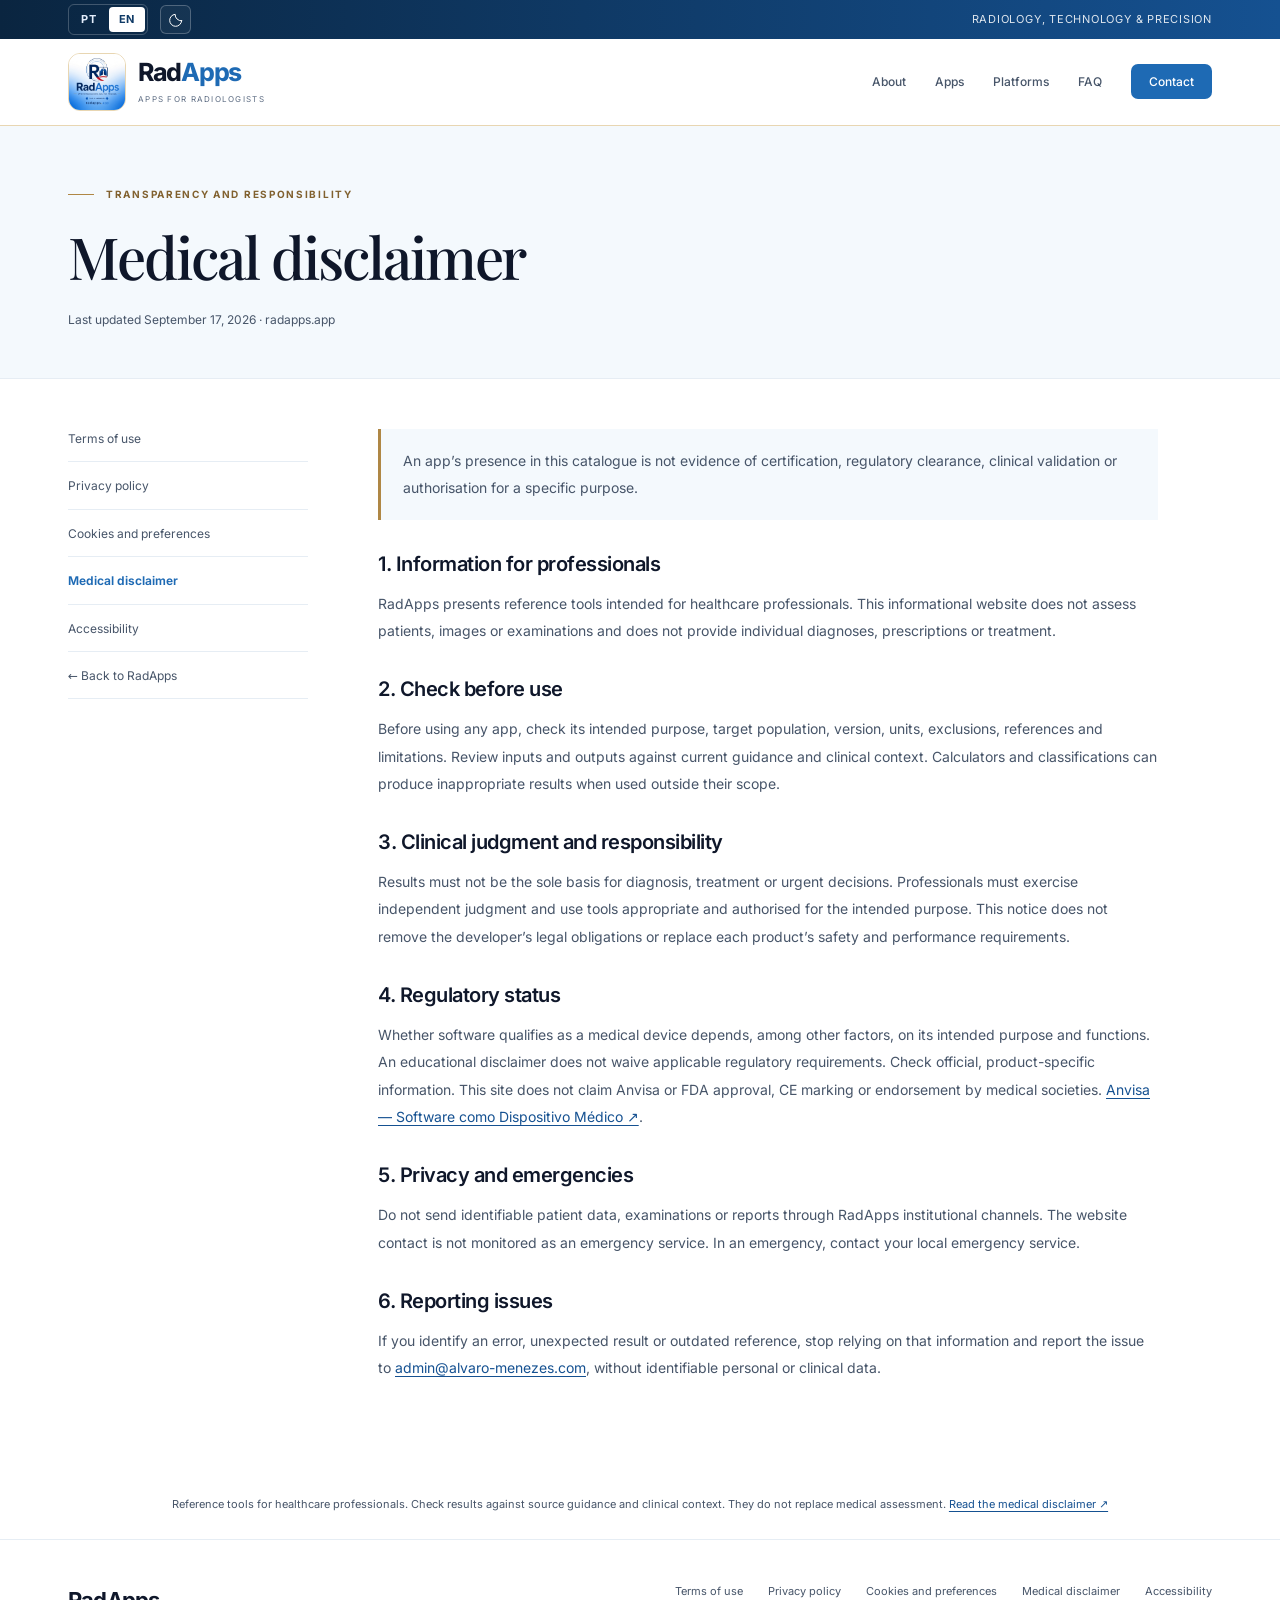
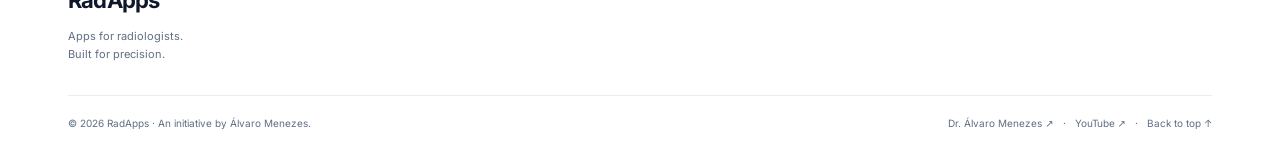
<file: en/medical-disclaimer/index.html>
<!doctype html>
<html lang="en"><head>
<meta charset="utf-8"><meta name="viewport" content="width=device-width,initial-scale=1">
<title>Medical disclaimer | RadApps</title><meta name="description" content="RadApps medical disclaimer: professional audience, calculator limitations, result review and responsible use of the tools.">
<meta name="robots" content="index, follow, max-image-preview:large">
<meta name="author" content="RadApps · Álvaro Menezes"><meta name="theme-color" content="#0a2540">
<meta name="referrer" content="strict-origin-when-cross-origin">
<meta http-equiv="Content-Security-Policy" content="default-src 'self'; script-src 'self' 'sha256-0Ck3sxO2FhlIxoQm2gn6BQxkvfitbiDJxb3v3mbmdJU=' 'sha256-m+xvab7UY25BUFgWx7vIek7Wz7Ff/WeHZ2lDBPFgamw=' https://static.cloudflareinsights.com https://*.googletagmanager.com https://*.googlesyndication.com https://*.doubleclick.net https://*.google.com https://*.adtrafficquality.google https://*.googleadservices.com https://www.gstatic.com; style-src 'self' 'unsafe-inline' https://fonts.googleapis.com; img-src 'self' data: https:; font-src 'self' https://fonts.gstatic.com; connect-src 'self' https://*.google-analytics.com https://*.analytics.google.com https://*.googletagmanager.com https://*.googlesyndication.com https://*.doubleclick.net https://*.google.com https://*.adtrafficquality.google https://csi.gstatic.com; frame-src 'self' https://*.googlesyndication.com https://*.doubleclick.net https://*.google.com https://*.adtrafficquality.google; object-src 'none'; base-uri 'self'; form-action 'none'">
<link rel="canonical" href="https://radapps.app/en/medical-disclaimer/">
<link rel="alternate" hreflang="pt-BR" href="https://radapps.app/aviso-medico/"><link rel="alternate" hreflang="en" href="https://radapps.app/en/medical-disclaimer/"><link rel="alternate" hreflang="x-default" href="https://radapps.app/aviso-medico/">
<meta property="og:type" content="website"><meta property="og:site_name" content="RadApps"><meta property="og:title" content="Medical disclaimer | RadApps"><meta property="og:description" content="RadApps medical disclaimer: professional audience, calculator limitations, result review and responsible use of the tools."><meta property="og:url" content="https://radapps.app/en/medical-disclaimer/"><meta property="og:locale" content="en_US"><meta property="og:image" content="https://radapps.app/assets/brand/radapps-banner.jpg"><meta property="og:image:width" content="1792"><meta property="og:image:height" content="1008"><meta property="og:image:alt" content="RadApps — Apps for radiologists. Built for precision."><meta name="twitter:card" content="summary_large_image">
<meta property="og:locale:alternate" content="pt_BR"><meta name="twitter:title" content="Medical disclaimer | RadApps"><meta name="twitter:description" content="RadApps medical disclaimer: professional audience, calculator limitations, result review and responsible use of the tools."><meta name="twitter:image" content="https://radapps.app/assets/brand/radapps-banner.jpg"><meta name="twitter:image:alt" content="RadApps — Apps for radiologists. Built for precision.">
<link rel="icon" type="image/jpeg" href="/assets/brand/radapps-logo.jpg"><link rel="apple-touch-icon" href="/assets/brand/radapps-logo.jpg">
<link rel="preload" href="/assets/fonts/inter-latin.woff2" as="font" type="font/woff2" crossorigin><link rel="preload" href="/assets/fonts/playfair-latin.woff2" as="font" type="font/woff2" crossorigin>
<script src="/assets/theme-init.js?v=91854e3f3b0c"></script><link rel="stylesheet" href="/assets/site.css?v=2c88387afd8a">
<script type="application/ld+json">{"@context": "https://schema.org", "@graph": [{"@type": "Organization", "@id": "https://radapps.app/#organization", "name": "RadApps", "url": "https://radapps.app/", "logo": "https://radapps.app/assets/brand/radapps-logo.jpg", "email": "admin@alvaro-menezes.com", "description": "Independent radiology application development initiative.", "founder": {"@id": "https://alvaro-menezes.com/#person"}}, {"@type": "Person", "@id": "https://alvaro-menezes.com/#person", "name": "Álvaro Menezes", "url": "https://alvaro-menezes.com/"}, {"@type": "WebSite", "@id": "https://radapps.app/#website", "name": "RadApps", "url": "https://radapps.app/", "inLanguage": ["pt-BR", "en"], "publisher": {"@id": "https://radapps.app/#organization"}}, {"@type": "WebPage", "@id": "https://radapps.app/en/medical-disclaimer/#webpage", "url": "https://radapps.app/en/medical-disclaimer/", "name": "Medical disclaimer | RadApps", "description": "RadApps medical disclaimer: professional audience, calculator limitations, result review and responsible use of the tools.", "inLanguage": "en", "isPartOf": {"@id": "https://radapps.app/#website"}, "breadcrumb": {"@id": "https://radapps.app/en/medical-disclaimer/#breadcrumb"}}, {"@type": "BreadcrumbList", "@id": "https://radapps.app/en/medical-disclaimer/#breadcrumb", "itemListElement": [{"@type": "ListItem", "position": 1, "name": "RadApps", "item": "https://radapps.app/en/"}, {"@type": "ListItem", "position": 2, "name": "Medical disclaimer", "item": "https://radapps.app/en/medical-disclaimer/"}]}]}</script><script src="/assets/site.js?v=9ebe1cab357e" defer></script>
<!-- Google tag (gtag.js) -->
<script async src="https://www.googletagmanager.com/gtag/js?id=G-1TKBR87DTZ"></script>
<script>
window.dataLayer = window.dataLayer || [];
function gtag(){dataLayer.push(arguments);}
gtag('js', new Date());
gtag('config', 'G-1TKBR87DTZ');
gtag('config', 'AW-18463774874');
</script>
<!-- Google AdSense -->
<script async src="https://pagead2.googlesyndication.com/pagead/js/adsbygoogle.js?client=ca-pub-4633113806110595" crossorigin="anonymous"></script>
</head><body>
<a class="skip-link" href="#conteudo">Skip to content</a>
<header class="site-header"><div class="topbar"><div class="container topbar-inner"><div class="preferences"><nav class="language-switch" aria-label="Idioma / Language"><a href="/aviso-medico/" lang="pt-BR" hreflang="pt-BR" aria-label="Português" aria-current="false">PT</a><a href="/en/medical-disclaimer/" lang="en" hreflang="en" aria-label="English" aria-current="true">EN</a></nav><button class="theme-toggle" type="button" aria-label="Change theme"><svg class="moon" viewBox="0 0 24 24" fill="none" stroke="currentColor" stroke-width="1.5" stroke-linecap="round" stroke-linejoin="round" aria-hidden="true"><path d="M20.5 13.2A9 9 0 0 1 10.8 3.5 9 9 0 1 0 20.5 13.2Z"/></svg><svg class="sun" viewBox="0 0 24 24" fill="none" stroke="currentColor" stroke-width="1.5" stroke-linecap="round" stroke-linejoin="round" aria-hidden="true"><circle cx="12" cy="12" r="4"/><path d="M12 2v2m0 16v2M2 12h2m16 0h2M5 5l1.5 1.5m11 11L19 19M5 19l1.5-1.5m11-11L19 5"/></svg></button></div><span class="topbar-note">RADIOLOGY, TECHNOLOGY & PRECISION</span></div></div>
<nav class="navbar" aria-label="Main navigation"><div class="container nav-inner"><a class="brand" href="/en/" aria-label="RadApps — home"><img src="/assets/brand/radapps-logo.jpg" width="58" height="58" alt=""><span><span class="brand-name">Rad<span>Apps</span></span><span class="brand-caption">Apps for radiologists</span></span></a><button class="menu-toggle" aria-controls="nav-links" aria-expanded="false" type="button">Menu <span aria-hidden="true">☰</span></button><ul class="nav-links" id="nav-links"><li><a  href="/en/#sobre">About</a></li><li><a  href="/en/#aplicativos">Apps</a></li><li><a  href="/en/#plataformas">Platforms</a></li><li><a  href="/en/#duvidas">FAQ</a></li><li><a class=nav-contact href="/en/#contato">Contact</a></li></ul></div></nav></header>
<main id="conteudo"><header class="legal-hero"><div class="container"><p class="eyebrow">Transparency and responsibility</p><h1>Medical disclaimer</h1><p>Last updated September 17, 2026 · radapps.app</p></div></header><div class="container legal-layout"><nav class="legal-nav" aria-label="Legal pages"><a href="/en/terms/" >Terms of use</a><a href="/en/privacy/" >Privacy policy</a><a href="/en/cookies/" >Cookies and preferences</a><a href="/en/medical-disclaimer/" aria-current=page>Medical disclaimer</a><a href="/en/accessibility/" >Accessibility</a><a href="/en/">← Back to RadApps</a></nav><article class="prose"><p class="notice">An app’s presence in this catalogue is not evidence of certification, regulatory clearance, clinical validation or authorisation for a specific purpose.</p><section><h2>1. Information for professionals</h2><p>RadApps presents reference tools intended for healthcare professionals. This informational website does not assess patients, images or examinations and does not provide individual diagnoses, prescriptions or treatment.</p></section><section><h2>2. Check before use</h2><p>Before using any app, check its intended purpose, target population, version, units, exclusions, references and limitations. Review inputs and outputs against current guidance and clinical context. Calculators and classifications can produce inappropriate results when used outside their scope.</p></section><section><h2>3. Clinical judgment and responsibility</h2><p>Results must not be the sole basis for diagnosis, treatment or urgent decisions. Professionals must exercise independent judgment and use tools appropriate and authorised for the intended purpose. This notice does not remove the developer’s legal obligations or replace each product’s safety and performance requirements.</p></section><section><h2>4. Regulatory status</h2><p>Whether software qualifies as a medical device depends, among other factors, on its intended purpose and functions. An educational disclaimer does not waive applicable regulatory requirements. Check official, product-specific information. This site does not claim Anvisa or FDA approval, CE marking or endorsement by medical societies. <a href="https://www.gov.br/anvisa/pt-br/centraisdeconteudo/publicacoes/produtos-para-a-saude/manuais/software-como-dispositivo-medico-perguntas-e-respostas" target="_blank" rel="noopener noreferrer">Anvisa — Software como Dispositivo Médico ↗</a>.</p></section><section><h2>5. Privacy and emergencies</h2><p>Do not send identifiable patient data, examinations or reports through RadApps institutional channels. The website contact is not monitored as an emergency service. In an emergency, contact your local emergency service.</p></section><section><h2>6. Reporting issues</h2><p>If you identify an error, unexpected result or outdated reference, stop relying on that information and report the issue to <a href="mailto:admin@alvaro-menezes.com">admin@alvaro-menezes.com</a>, without identifiable personal or clinical data.</p></section></article></div></main>
<aside class="legal-ribbon"><div class="container"><p>Reference tools for healthcare professionals. Check results against source guidance and clinical context. They do not replace medical assessment. <a href="/en/medical-disclaimer/">Read the medical disclaimer ↗</a></p></div></aside>
<footer class="footer"><div class="container"><div class="footer-main"><div><a class="footer-brand" href="/en/">RadApps</a><p class="footer-tagline">Apps for radiologists.<br>Built for precision.</p></div><nav class="footer-links" aria-label="Legal information"><a href="/en/terms/">Terms of use</a><a href="/en/privacy/">Privacy policy</a><a href="/en/cookies/">Cookies and preferences</a><a href="/en/medical-disclaimer/">Medical disclaimer</a><a href="/en/accessibility/">Accessibility</a></nav></div><div class="footer-bottom"><p>© 2026 RadApps · An initiative by Álvaro Menezes.</p><p><a href="https://alvaro-menezes.com/" target="_blank" rel="noopener noreferrer">Dr. Álvaro Menezes ↗</a> &nbsp; · &nbsp; <a href="https://www.youtube.com/@alvaromenezes-rad" target="_blank" rel="noopener noreferrer" aria-label="Álvaro Menezes on YouTube">YouTube ↗</a> &nbsp; · &nbsp; <a href="/en/#inicio">Back to top ↑</a></p></div></div></footer>
</body></html>
</file>
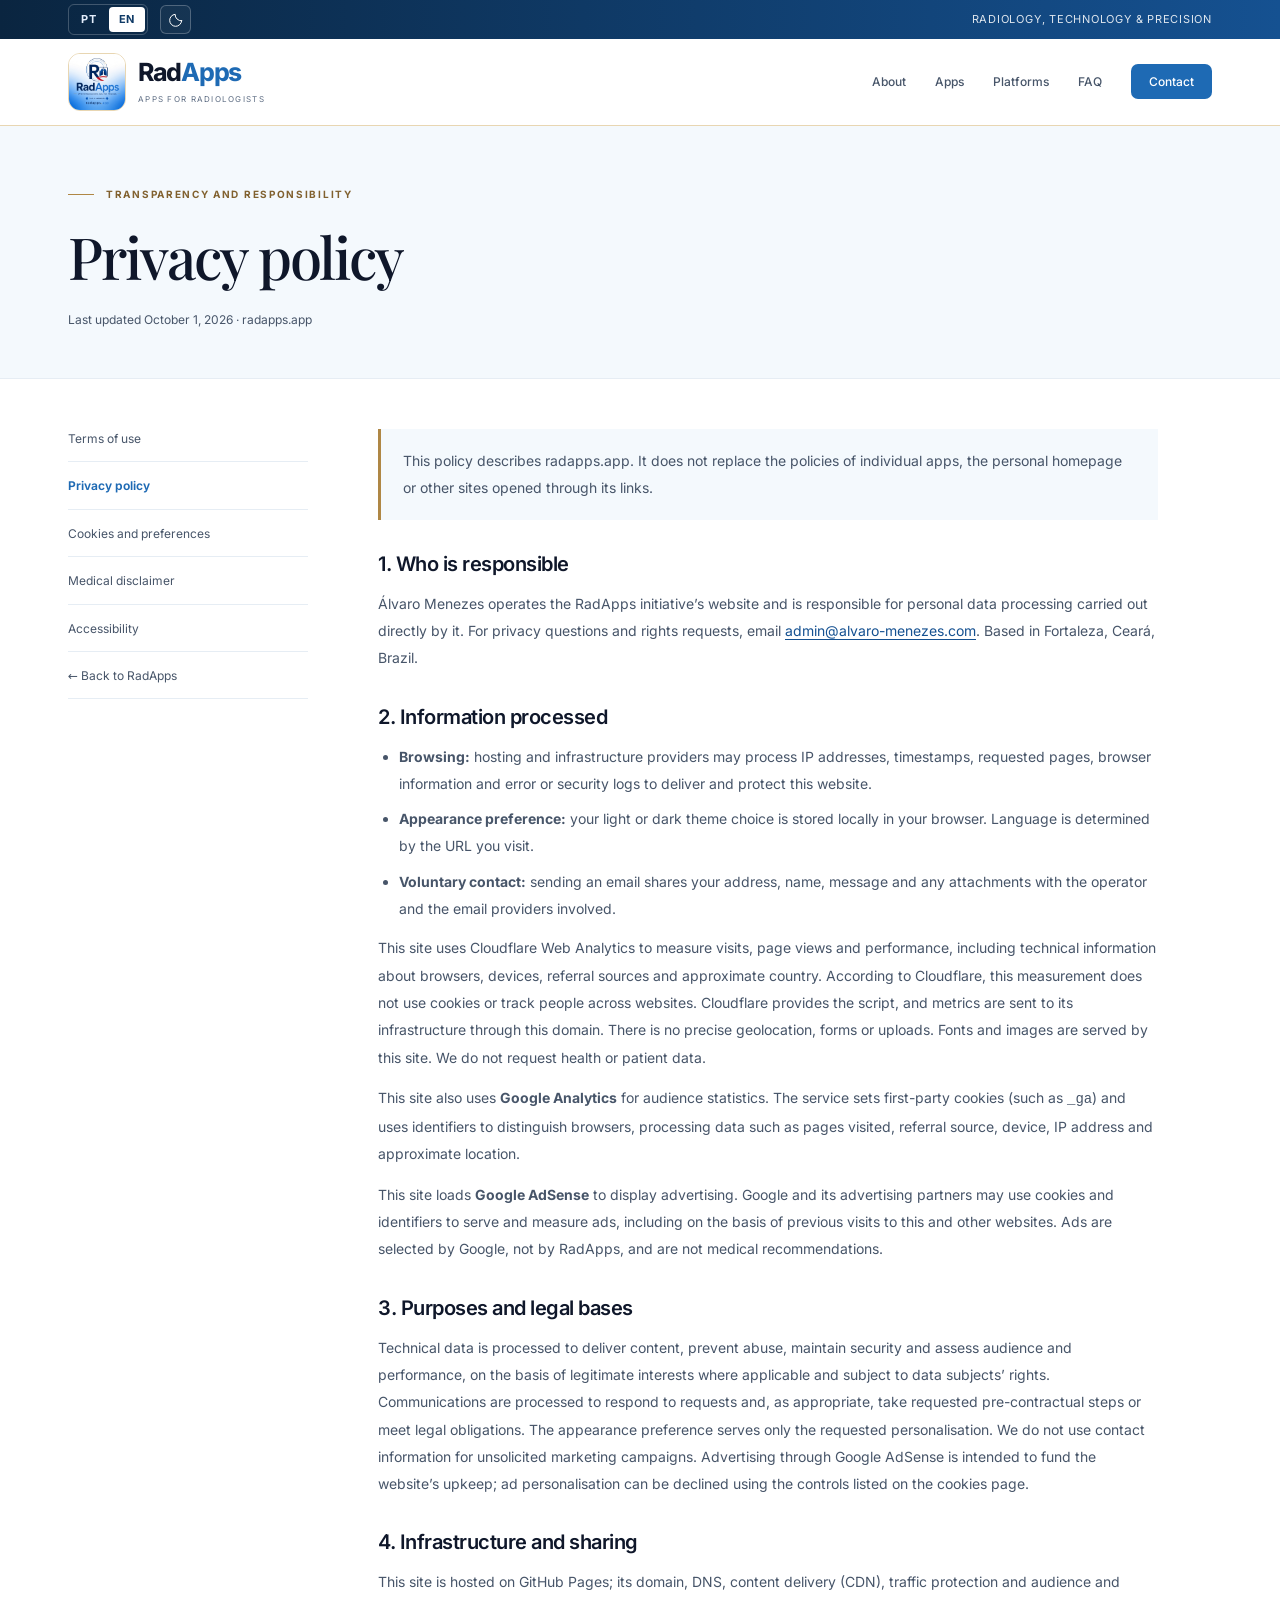
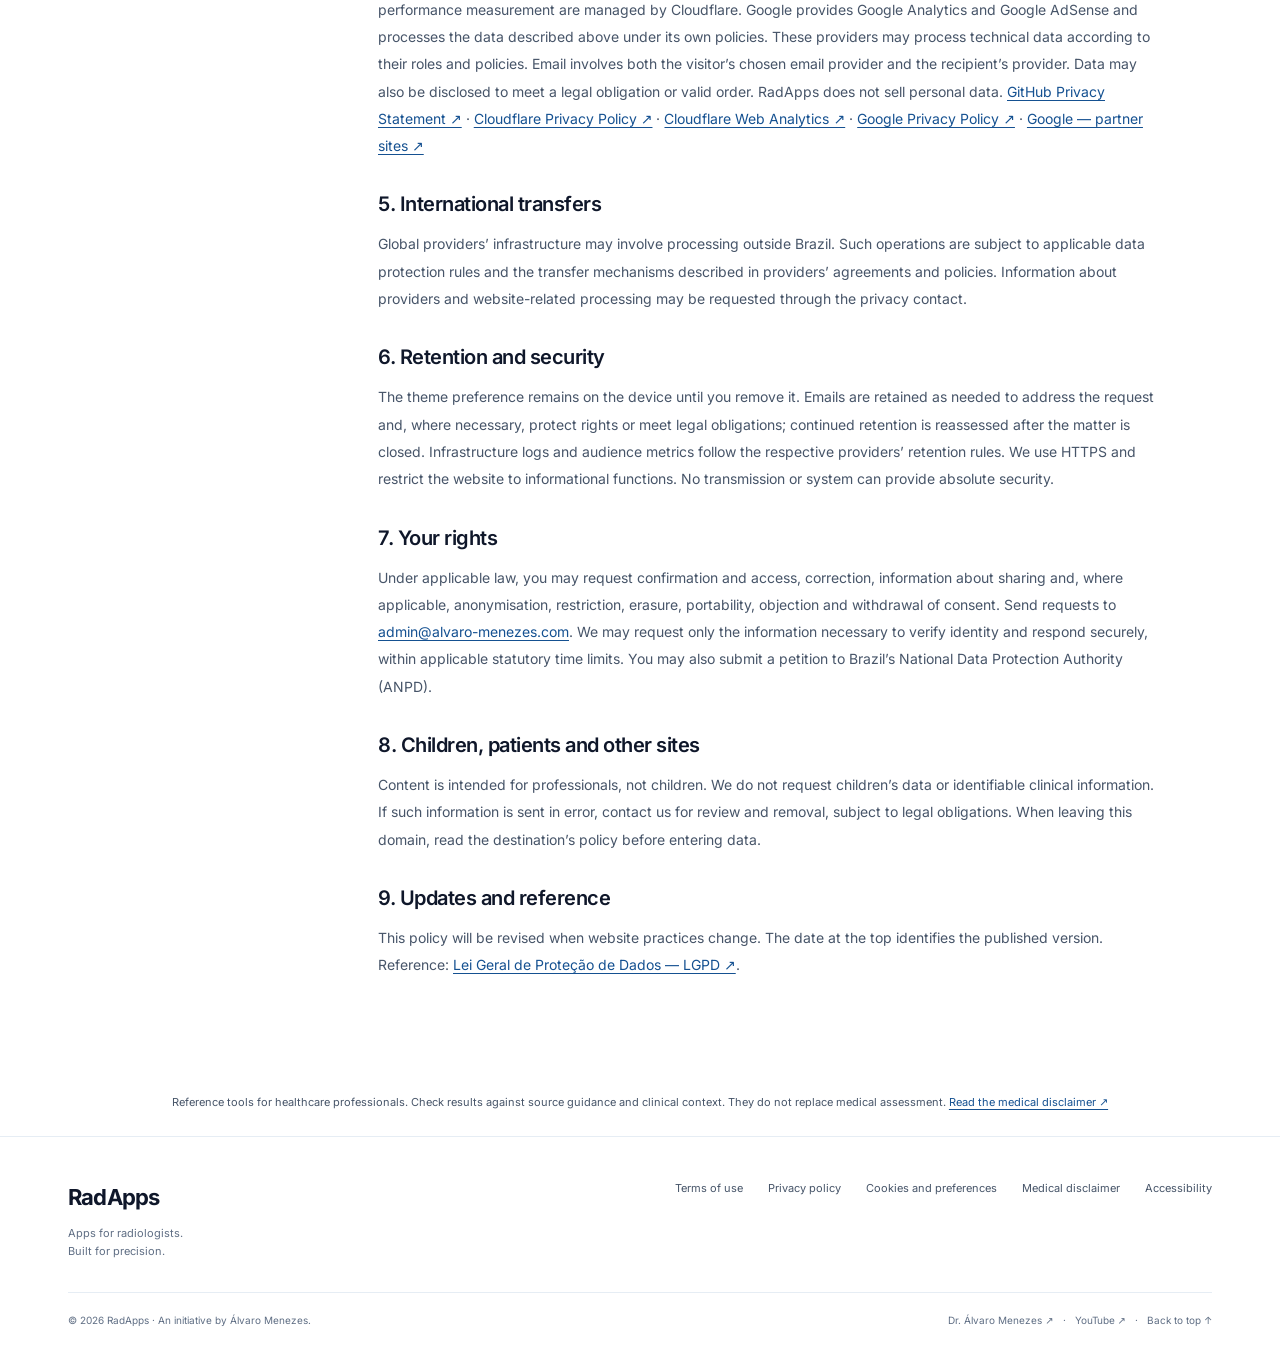
<file: en/privacy/index.html>
<!doctype html>
<html lang="en"><head>
<meta charset="utf-8"><meta name="viewport" content="width=device-width,initial-scale=1">
<title>Privacy policy | RadApps</title><meta name="description" content="Privacy at RadApps: browsing data, audience measurement, Google advertising, local storage, contact details and data subject rights.">
<meta name="robots" content="index, follow, max-image-preview:large">
<meta name="author" content="RadApps · Álvaro Menezes"><meta name="theme-color" content="#0a2540">
<meta name="referrer" content="strict-origin-when-cross-origin">
<meta http-equiv="Content-Security-Policy" content="default-src 'self'; script-src 'self' 'sha256-7fmD7JXSl64A3XWcwezWdGnF1pwkqIITWNuF9jaY8CI=' 'sha256-m+xvab7UY25BUFgWx7vIek7Wz7Ff/WeHZ2lDBPFgamw=' https://static.cloudflareinsights.com https://*.googletagmanager.com https://*.googlesyndication.com https://*.doubleclick.net https://*.google.com https://*.adtrafficquality.google https://*.googleadservices.com https://www.gstatic.com; style-src 'self' 'unsafe-inline' https://fonts.googleapis.com; img-src 'self' data: https:; font-src 'self' https://fonts.gstatic.com; connect-src 'self' https://*.google-analytics.com https://*.analytics.google.com https://*.googletagmanager.com https://*.googlesyndication.com https://*.doubleclick.net https://*.google.com https://*.adtrafficquality.google https://csi.gstatic.com; frame-src 'self' https://*.googlesyndication.com https://*.doubleclick.net https://*.google.com https://*.adtrafficquality.google; object-src 'none'; base-uri 'self'; form-action 'none'">
<link rel="canonical" href="https://radapps.app/en/privacy/">
<link rel="alternate" hreflang="pt-BR" href="https://radapps.app/privacidade/"><link rel="alternate" hreflang="en" href="https://radapps.app/en/privacy/"><link rel="alternate" hreflang="x-default" href="https://radapps.app/privacidade/">
<meta property="og:type" content="website"><meta property="og:site_name" content="RadApps"><meta property="og:title" content="Privacy policy | RadApps"><meta property="og:description" content="Privacy at RadApps: browsing data, audience measurement, Google advertising, local storage, contact details and data subject rights."><meta property="og:url" content="https://radapps.app/en/privacy/"><meta property="og:locale" content="en_US"><meta property="og:image" content="https://radapps.app/assets/brand/radapps-banner.jpg"><meta property="og:image:width" content="1792"><meta property="og:image:height" content="1008"><meta property="og:image:alt" content="RadApps — Apps for radiologists. Built for precision."><meta name="twitter:card" content="summary_large_image">
<meta property="og:locale:alternate" content="pt_BR"><meta name="twitter:title" content="Privacy policy | RadApps"><meta name="twitter:description" content="Privacy at RadApps: browsing data, audience measurement, Google advertising, local storage, contact details and data subject rights."><meta name="twitter:image" content="https://radapps.app/assets/brand/radapps-banner.jpg"><meta name="twitter:image:alt" content="RadApps — Apps for radiologists. Built for precision.">
<link rel="icon" type="image/jpeg" href="/assets/brand/radapps-logo.jpg"><link rel="apple-touch-icon" href="/assets/brand/radapps-logo.jpg">
<link rel="preload" href="/assets/fonts/inter-latin.woff2" as="font" type="font/woff2" crossorigin><link rel="preload" href="/assets/fonts/playfair-latin.woff2" as="font" type="font/woff2" crossorigin>
<script src="/assets/theme-init.js?v=91854e3f3b0c"></script><link rel="stylesheet" href="/assets/site.css?v=2c88387afd8a">
<script type="application/ld+json">{"@context": "https://schema.org", "@graph": [{"@type": "Organization", "@id": "https://radapps.app/#organization", "name": "RadApps", "url": "https://radapps.app/", "logo": "https://radapps.app/assets/brand/radapps-logo.jpg", "email": "admin@alvaro-menezes.com", "description": "Independent radiology application development initiative.", "founder": {"@id": "https://alvaro-menezes.com/#person"}}, {"@type": "Person", "@id": "https://alvaro-menezes.com/#person", "name": "Álvaro Menezes", "url": "https://alvaro-menezes.com/"}, {"@type": "WebSite", "@id": "https://radapps.app/#website", "name": "RadApps", "url": "https://radapps.app/", "inLanguage": ["pt-BR", "en"], "publisher": {"@id": "https://radapps.app/#organization"}}, {"@type": "WebPage", "@id": "https://radapps.app/en/privacy/#webpage", "url": "https://radapps.app/en/privacy/", "name": "Privacy policy | RadApps", "description": "Privacy at RadApps: browsing data, audience measurement, Google advertising, local storage, contact details and data subject rights.", "inLanguage": "en", "isPartOf": {"@id": "https://radapps.app/#website"}, "breadcrumb": {"@id": "https://radapps.app/en/privacy/#breadcrumb"}}, {"@type": "BreadcrumbList", "@id": "https://radapps.app/en/privacy/#breadcrumb", "itemListElement": [{"@type": "ListItem", "position": 1, "name": "RadApps", "item": "https://radapps.app/en/"}, {"@type": "ListItem", "position": 2, "name": "Privacy policy", "item": "https://radapps.app/en/privacy/"}]}]}</script><script src="/assets/site.js?v=9ebe1cab357e" defer></script>
<!-- Google tag (gtag.js) -->
<script async src="https://www.googletagmanager.com/gtag/js?id=G-1TKBR87DTZ"></script>
<script>
window.dataLayer = window.dataLayer || [];
function gtag(){dataLayer.push(arguments);}
gtag('js', new Date());
gtag('config', 'G-1TKBR87DTZ');
gtag('config', 'AW-18463774874');
</script>
<!-- Google AdSense -->
<script async src="https://pagead2.googlesyndication.com/pagead/js/adsbygoogle.js?client=ca-pub-4633113806110595" crossorigin="anonymous"></script>
</head><body>
<a class="skip-link" href="#conteudo">Skip to content</a>
<header class="site-header"><div class="topbar"><div class="container topbar-inner"><div class="preferences"><nav class="language-switch" aria-label="Idioma / Language"><a href="/privacidade/" lang="pt-BR" hreflang="pt-BR" aria-label="Português" aria-current="false">PT</a><a href="/en/privacy/" lang="en" hreflang="en" aria-label="English" aria-current="true">EN</a></nav><button class="theme-toggle" type="button" aria-label="Change theme"><svg class="moon" viewBox="0 0 24 24" fill="none" stroke="currentColor" stroke-width="1.5" stroke-linecap="round" stroke-linejoin="round" aria-hidden="true"><path d="M20.5 13.2A9 9 0 0 1 10.8 3.5 9 9 0 1 0 20.5 13.2Z"/></svg><svg class="sun" viewBox="0 0 24 24" fill="none" stroke="currentColor" stroke-width="1.5" stroke-linecap="round" stroke-linejoin="round" aria-hidden="true"><circle cx="12" cy="12" r="4"/><path d="M12 2v2m0 16v2M2 12h2m16 0h2M5 5l1.5 1.5m11 11L19 19M5 19l1.5-1.5m11-11L19 5"/></svg></button></div><span class="topbar-note">RADIOLOGY, TECHNOLOGY & PRECISION</span></div></div>
<nav class="navbar" aria-label="Main navigation"><div class="container nav-inner"><a class="brand" href="/en/" aria-label="RadApps — home"><img src="/assets/brand/radapps-logo.jpg" width="58" height="58" alt=""><span><span class="brand-name">Rad<span>Apps</span></span><span class="brand-caption">Apps for radiologists</span></span></a><button class="menu-toggle" aria-controls="nav-links" aria-expanded="false" type="button">Menu <span aria-hidden="true">☰</span></button><ul class="nav-links" id="nav-links"><li><a  href="/en/#sobre">About</a></li><li><a  href="/en/#aplicativos">Apps</a></li><li><a  href="/en/#plataformas">Platforms</a></li><li><a  href="/en/#duvidas">FAQ</a></li><li><a class=nav-contact href="/en/#contato">Contact</a></li></ul></div></nav></header>
<main id="conteudo"><header class="legal-hero"><div class="container"><p class="eyebrow">Transparency and responsibility</p><h1>Privacy policy</h1><p>Last updated October 1, 2026 · radapps.app</p></div></header><div class="container legal-layout"><nav class="legal-nav" aria-label="Legal pages"><a href="/en/terms/" >Terms of use</a><a href="/en/privacy/" aria-current=page>Privacy policy</a><a href="/en/cookies/" >Cookies and preferences</a><a href="/en/medical-disclaimer/" >Medical disclaimer</a><a href="/en/accessibility/" >Accessibility</a><a href="/en/">← Back to RadApps</a></nav><article class="prose"><p class="notice">This policy describes radapps.app. It does not replace the policies of individual apps, the personal homepage or other sites opened through its links.</p><section><h2>1. Who is responsible</h2><p>Álvaro Menezes operates the RadApps initiative’s website and is responsible for personal data processing carried out directly by it. For privacy questions and rights requests, email <a href="mailto:admin@alvaro-menezes.com">admin@alvaro-menezes.com</a>. Based in Fortaleza, Ceará, Brazil.</p></section><section><h2>2. Information processed</h2><ul><li><strong>Browsing:</strong> hosting and infrastructure providers may process IP addresses, timestamps, requested pages, browser information and error or security logs to deliver and protect this website.</li><li><strong>Appearance preference:</strong> your light or dark theme choice is stored locally in your browser. Language is determined by the URL you visit.</li><li><strong>Voluntary contact:</strong> sending an email shares your address, name, message and any attachments with the operator and the email providers involved.</li></ul><p>This site uses Cloudflare Web Analytics to measure visits, page views and performance, including technical information about browsers, devices, referral sources and approximate country. According to Cloudflare, this measurement does not use cookies or track people across websites. Cloudflare provides the script, and metrics are sent to its infrastructure through this domain. There is no precise geolocation, forms or uploads. Fonts and images are served by this site. We do not request health or patient data.</p><p>This site also uses <strong>Google Analytics</strong> for audience statistics. The service sets first-party cookies (such as <code>_ga</code>) and uses identifiers to distinguish browsers, processing data such as pages visited, referral source, device, IP address and approximate location.</p><p>This site loads <strong>Google AdSense</strong> to display advertising. Google and its advertising partners may use cookies and identifiers to serve and measure ads, including on the basis of previous visits to this and other websites. Ads are selected by Google, not by RadApps, and are not medical recommendations.</p></section><section><h2>3. Purposes and legal bases</h2><p>Technical data is processed to deliver content, prevent abuse, maintain security and assess audience and performance, on the basis of legitimate interests where applicable and subject to data subjects’ rights. Communications are processed to respond to requests and, as appropriate, take requested pre-contractual steps or meet legal obligations. The appearance preference serves only the requested personalisation. We do not use contact information for unsolicited marketing campaigns. Advertising through Google AdSense is intended to fund the website’s upkeep; ad personalisation can be declined using the controls listed on the cookies page.</p></section><section><h2>4. Infrastructure and sharing</h2><p>This site is hosted on GitHub Pages; its domain, DNS, content delivery (CDN), traffic protection and audience and performance measurement are managed by Cloudflare. Google provides Google Analytics and Google AdSense and processes the data described above under its own policies. These providers may process technical data according to their roles and policies. Email involves both the visitor’s chosen email provider and the recipient’s provider. Data may also be disclosed to meet a legal obligation or valid order. RadApps does not sell personal data. <a href="https://docs.github.com/en/site-policy/privacy-policies/github-general-privacy-statement" target="_blank" rel="noopener noreferrer">GitHub Privacy Statement ↗</a> · <a href="https://www.cloudflare.com/privacypolicy/" target="_blank" rel="noopener noreferrer">Cloudflare Privacy Policy ↗</a> · <a href="https://www.cloudflare.com/web-analytics/" target="_blank" rel="noopener noreferrer">Cloudflare Web Analytics ↗</a> · <a href="https://policies.google.com/privacy" target="_blank" rel="noopener noreferrer">Google Privacy Policy ↗</a> · <a href="https://policies.google.com/technologies/partner-sites" target="_blank" rel="noopener noreferrer">Google — partner sites ↗</a></p></section><section><h2>5. International transfers</h2><p>Global providers’ infrastructure may involve processing outside Brazil. Such operations are subject to applicable data protection rules and the transfer mechanisms described in providers’ agreements and policies. Information about providers and website-related processing may be requested through the privacy contact.</p></section><section><h2>6. Retention and security</h2><p>The theme preference remains on the device until you remove it. Emails are retained as needed to address the request and, where necessary, protect rights or meet legal obligations; continued retention is reassessed after the matter is closed. Infrastructure logs and audience metrics follow the respective providers’ retention rules. We use HTTPS and restrict the website to informational functions. No transmission or system can provide absolute security.</p></section><section><h2>7. Your rights</h2><p>Under applicable law, you may request confirmation and access, correction, information about sharing and, where applicable, anonymisation, restriction, erasure, portability, objection and withdrawal of consent. Send requests to <a href="mailto:admin@alvaro-menezes.com">admin@alvaro-menezes.com</a>. We may request only the information necessary to verify identity and respond securely, within applicable statutory time limits. You may also submit a petition to Brazil’s National Data Protection Authority (ANPD).</p></section><section><h2>8. Children, patients and other sites</h2><p>Content is intended for professionals, not children. We do not request children’s data or identifiable clinical information. If such information is sent in error, contact us for review and removal, subject to legal obligations. When leaving this domain, read the destination’s policy before entering data.</p></section><section><h2>9. Updates and reference</h2><p>This policy will be revised when website practices change. The date at the top identifies the published version. Reference: <a href="https://www.planalto.gov.br/ccivil_03/_ato2015-2018/2018/lei/l13709.htm" target="_blank" rel="noopener noreferrer">Lei Geral de Proteção de Dados — LGPD ↗</a>.</p></section></article></div></main>
<aside class="legal-ribbon"><div class="container"><p>Reference tools for healthcare professionals. Check results against source guidance and clinical context. They do not replace medical assessment. <a href="/en/medical-disclaimer/">Read the medical disclaimer ↗</a></p></div></aside>
<footer class="footer"><div class="container"><div class="footer-main"><div><a class="footer-brand" href="/en/">RadApps</a><p class="footer-tagline">Apps for radiologists.<br>Built for precision.</p></div><nav class="footer-links" aria-label="Legal information"><a href="/en/terms/">Terms of use</a><a href="/en/privacy/">Privacy policy</a><a href="/en/cookies/">Cookies and preferences</a><a href="/en/medical-disclaimer/">Medical disclaimer</a><a href="/en/accessibility/">Accessibility</a></nav></div><div class="footer-bottom"><p>© 2026 RadApps · An initiative by Álvaro Menezes.</p><p><a href="https://alvaro-menezes.com/" target="_blank" rel="noopener noreferrer">Dr. Álvaro Menezes ↗</a> &nbsp; · &nbsp; <a href="https://www.youtube.com/@alvaromenezes-rad" target="_blank" rel="noopener noreferrer" aria-label="Álvaro Menezes on YouTube">YouTube ↗</a> &nbsp; · &nbsp; <a href="/en/#inicio">Back to top ↑</a></p></div></div></footer>
</body></html>
</file>
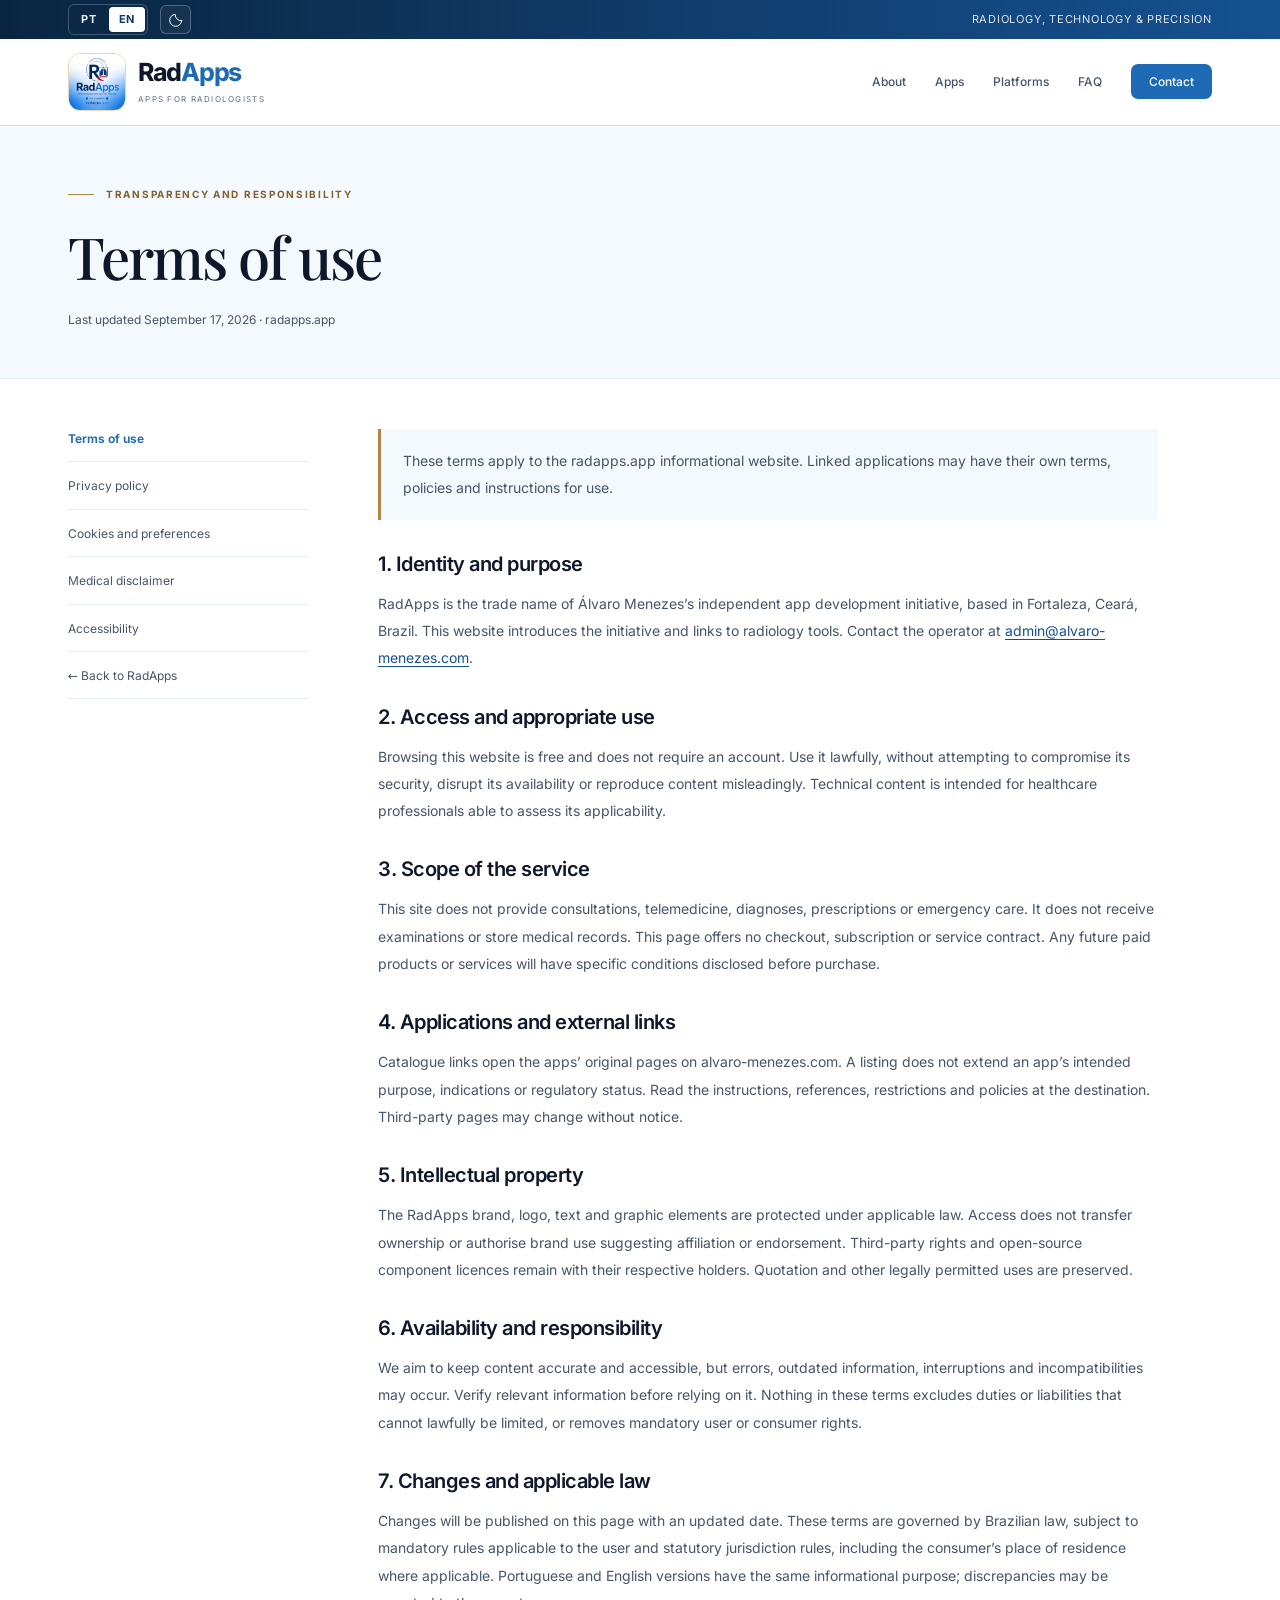
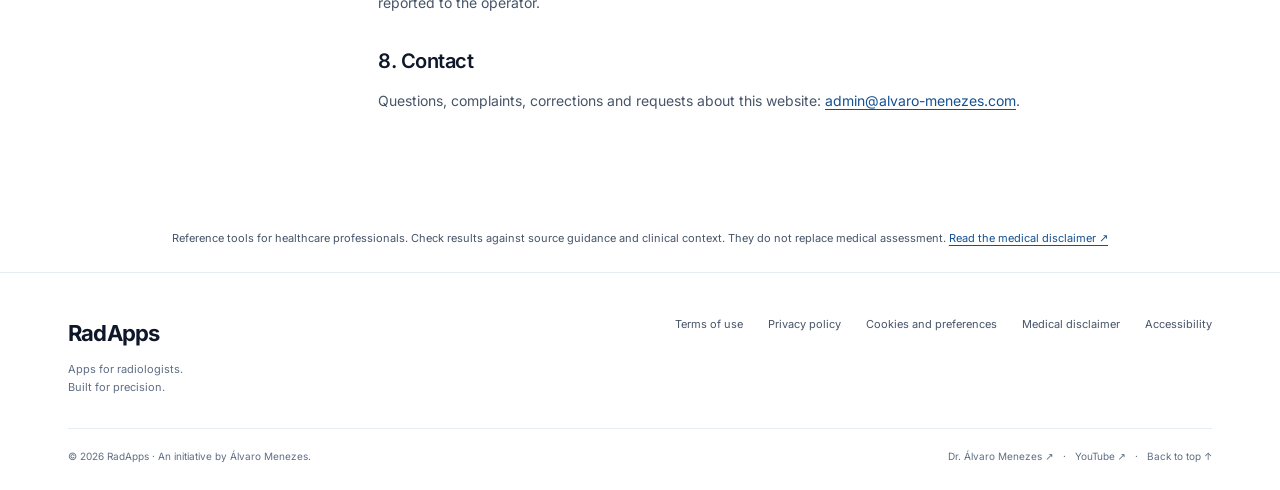
<file: en/terms/index.html>
<!doctype html>
<html lang="en"><head>
<meta charset="utf-8"><meta name="viewport" content="width=device-width,initial-scale=1">
<title>Terms of use | RadApps</title><meta name="description" content="RadApps website terms: purpose, access, linked applications, intellectual property and operator contact details.">
<meta name="robots" content="index, follow, max-image-preview:large">
<meta name="author" content="RadApps · Álvaro Menezes"><meta name="theme-color" content="#0a2540">
<meta name="referrer" content="strict-origin-when-cross-origin">
<meta http-equiv="Content-Security-Policy" content="default-src 'self'; script-src 'self' 'sha256-77EY1F+zKVEpb8tit4F2DGM+7D1xcpI87EyVAtdr8fU=' 'sha256-m+xvab7UY25BUFgWx7vIek7Wz7Ff/WeHZ2lDBPFgamw=' https://static.cloudflareinsights.com https://*.googletagmanager.com https://*.googlesyndication.com https://*.doubleclick.net https://*.google.com https://*.adtrafficquality.google https://*.googleadservices.com https://www.gstatic.com; style-src 'self' 'unsafe-inline' https://fonts.googleapis.com; img-src 'self' data: https:; font-src 'self' https://fonts.gstatic.com; connect-src 'self' https://*.google-analytics.com https://*.analytics.google.com https://*.googletagmanager.com https://*.googlesyndication.com https://*.doubleclick.net https://*.google.com https://*.adtrafficquality.google https://csi.gstatic.com; frame-src 'self' https://*.googlesyndication.com https://*.doubleclick.net https://*.google.com https://*.adtrafficquality.google; object-src 'none'; base-uri 'self'; form-action 'none'">
<link rel="canonical" href="https://radapps.app/en/terms/">
<link rel="alternate" hreflang="pt-BR" href="https://radapps.app/termos/"><link rel="alternate" hreflang="en" href="https://radapps.app/en/terms/"><link rel="alternate" hreflang="x-default" href="https://radapps.app/termos/">
<meta property="og:type" content="website"><meta property="og:site_name" content="RadApps"><meta property="og:title" content="Terms of use | RadApps"><meta property="og:description" content="RadApps website terms: purpose, access, linked applications, intellectual property and operator contact details."><meta property="og:url" content="https://radapps.app/en/terms/"><meta property="og:locale" content="en_US"><meta property="og:image" content="https://radapps.app/assets/brand/radapps-banner.jpg"><meta property="og:image:width" content="1792"><meta property="og:image:height" content="1008"><meta property="og:image:alt" content="RadApps — Apps for radiologists. Built for precision."><meta name="twitter:card" content="summary_large_image">
<meta property="og:locale:alternate" content="pt_BR"><meta name="twitter:title" content="Terms of use | RadApps"><meta name="twitter:description" content="RadApps website terms: purpose, access, linked applications, intellectual property and operator contact details."><meta name="twitter:image" content="https://radapps.app/assets/brand/radapps-banner.jpg"><meta name="twitter:image:alt" content="RadApps — Apps for radiologists. Built for precision.">
<link rel="icon" type="image/jpeg" href="/assets/brand/radapps-logo.jpg"><link rel="apple-touch-icon" href="/assets/brand/radapps-logo.jpg">
<link rel="preload" href="/assets/fonts/inter-latin.woff2" as="font" type="font/woff2" crossorigin><link rel="preload" href="/assets/fonts/playfair-latin.woff2" as="font" type="font/woff2" crossorigin>
<script src="/assets/theme-init.js?v=91854e3f3b0c"></script><link rel="stylesheet" href="/assets/site.css?v=2c88387afd8a">
<script type="application/ld+json">{"@context": "https://schema.org", "@graph": [{"@type": "Organization", "@id": "https://radapps.app/#organization", "name": "RadApps", "url": "https://radapps.app/", "logo": "https://radapps.app/assets/brand/radapps-logo.jpg", "email": "admin@alvaro-menezes.com", "description": "Independent radiology application development initiative.", "founder": {"@id": "https://alvaro-menezes.com/#person"}}, {"@type": "Person", "@id": "https://alvaro-menezes.com/#person", "name": "Álvaro Menezes", "url": "https://alvaro-menezes.com/"}, {"@type": "WebSite", "@id": "https://radapps.app/#website", "name": "RadApps", "url": "https://radapps.app/", "inLanguage": ["pt-BR", "en"], "publisher": {"@id": "https://radapps.app/#organization"}}, {"@type": "WebPage", "@id": "https://radapps.app/en/terms/#webpage", "url": "https://radapps.app/en/terms/", "name": "Terms of use | RadApps", "description": "RadApps website terms: purpose, access, linked applications, intellectual property and operator contact details.", "inLanguage": "en", "isPartOf": {"@id": "https://radapps.app/#website"}, "breadcrumb": {"@id": "https://radapps.app/en/terms/#breadcrumb"}}, {"@type": "BreadcrumbList", "@id": "https://radapps.app/en/terms/#breadcrumb", "itemListElement": [{"@type": "ListItem", "position": 1, "name": "RadApps", "item": "https://radapps.app/en/"}, {"@type": "ListItem", "position": 2, "name": "Terms of use", "item": "https://radapps.app/en/terms/"}]}]}</script><script src="/assets/site.js?v=9ebe1cab357e" defer></script>
<!-- Google tag (gtag.js) -->
<script async src="https://www.googletagmanager.com/gtag/js?id=G-1TKBR87DTZ"></script>
<script>
window.dataLayer = window.dataLayer || [];
function gtag(){dataLayer.push(arguments);}
gtag('js', new Date());
gtag('config', 'G-1TKBR87DTZ');
gtag('config', 'AW-18463774874');
</script>
<!-- Google AdSense -->
<script async src="https://pagead2.googlesyndication.com/pagead/js/adsbygoogle.js?client=ca-pub-4633113806110595" crossorigin="anonymous"></script>
</head><body>
<a class="skip-link" href="#conteudo">Skip to content</a>
<header class="site-header"><div class="topbar"><div class="container topbar-inner"><div class="preferences"><nav class="language-switch" aria-label="Idioma / Language"><a href="/termos/" lang="pt-BR" hreflang="pt-BR" aria-label="Português" aria-current="false">PT</a><a href="/en/terms/" lang="en" hreflang="en" aria-label="English" aria-current="true">EN</a></nav><button class="theme-toggle" type="button" aria-label="Change theme"><svg class="moon" viewBox="0 0 24 24" fill="none" stroke="currentColor" stroke-width="1.5" stroke-linecap="round" stroke-linejoin="round" aria-hidden="true"><path d="M20.5 13.2A9 9 0 0 1 10.8 3.5 9 9 0 1 0 20.5 13.2Z"/></svg><svg class="sun" viewBox="0 0 24 24" fill="none" stroke="currentColor" stroke-width="1.5" stroke-linecap="round" stroke-linejoin="round" aria-hidden="true"><circle cx="12" cy="12" r="4"/><path d="M12 2v2m0 16v2M2 12h2m16 0h2M5 5l1.5 1.5m11 11L19 19M5 19l1.5-1.5m11-11L19 5"/></svg></button></div><span class="topbar-note">RADIOLOGY, TECHNOLOGY & PRECISION</span></div></div>
<nav class="navbar" aria-label="Main navigation"><div class="container nav-inner"><a class="brand" href="/en/" aria-label="RadApps — home"><img src="/assets/brand/radapps-logo.jpg" width="58" height="58" alt=""><span><span class="brand-name">Rad<span>Apps</span></span><span class="brand-caption">Apps for radiologists</span></span></a><button class="menu-toggle" aria-controls="nav-links" aria-expanded="false" type="button">Menu <span aria-hidden="true">☰</span></button><ul class="nav-links" id="nav-links"><li><a  href="/en/#sobre">About</a></li><li><a  href="/en/#aplicativos">Apps</a></li><li><a  href="/en/#plataformas">Platforms</a></li><li><a  href="/en/#duvidas">FAQ</a></li><li><a class=nav-contact href="/en/#contato">Contact</a></li></ul></div></nav></header>
<main id="conteudo"><header class="legal-hero"><div class="container"><p class="eyebrow">Transparency and responsibility</p><h1>Terms of use</h1><p>Last updated September 17, 2026 · radapps.app</p></div></header><div class="container legal-layout"><nav class="legal-nav" aria-label="Legal pages"><a href="/en/terms/" aria-current=page>Terms of use</a><a href="/en/privacy/" >Privacy policy</a><a href="/en/cookies/" >Cookies and preferences</a><a href="/en/medical-disclaimer/" >Medical disclaimer</a><a href="/en/accessibility/" >Accessibility</a><a href="/en/">← Back to RadApps</a></nav><article class="prose"><p class="notice">These terms apply to the radapps.app informational website. Linked applications may have their own terms, policies and instructions for use.</p><section><h2>1. Identity and purpose</h2><p>RadApps is the trade name of Álvaro Menezes’s independent app development initiative, based in Fortaleza, Ceará, Brazil. This website introduces the initiative and links to radiology tools. Contact the operator at <a href="mailto:admin@alvaro-menezes.com">admin@alvaro-menezes.com</a>.</p></section><section><h2>2. Access and appropriate use</h2><p>Browsing this website is free and does not require an account. Use it lawfully, without attempting to compromise its security, disrupt its availability or reproduce content misleadingly. Technical content is intended for healthcare professionals able to assess its applicability.</p></section><section><h2>3. Scope of the service</h2><p>This site does not provide consultations, telemedicine, diagnoses, prescriptions or emergency care. It does not receive examinations or store medical records. This page offers no checkout, subscription or service contract. Any future paid products or services will have specific conditions disclosed before purchase.</p></section><section><h2>4. Applications and external links</h2><p>Catalogue links open the apps’ original pages on alvaro-menezes.com. A listing does not extend an app’s intended purpose, indications or regulatory status. Read the instructions, references, restrictions and policies at the destination. Third-party pages may change without notice.</p></section><section><h2>5. Intellectual property</h2><p>The RadApps brand, logo, text and graphic elements are protected under applicable law. Access does not transfer ownership or authorise brand use suggesting affiliation or endorsement. Third-party rights and open-source component licences remain with their respective holders. Quotation and other legally permitted uses are preserved.</p></section><section><h2>6. Availability and responsibility</h2><p>We aim to keep content accurate and accessible, but errors, outdated information, interruptions and incompatibilities may occur. Verify relevant information before relying on it. Nothing in these terms excludes duties or liabilities that cannot lawfully be limited, or removes mandatory user or consumer rights.</p></section><section><h2>7. Changes and applicable law</h2><p>Changes will be published on this page with an updated date. These terms are governed by Brazilian law, subject to mandatory rules applicable to the user and statutory jurisdiction rules, including the consumer’s place of residence where applicable. Portuguese and English versions have the same informational purpose; discrepancies may be reported to the operator.</p></section><section><h2>8. Contact</h2><p>Questions, complaints, corrections and requests about this website: <a href="mailto:admin@alvaro-menezes.com">admin@alvaro-menezes.com</a>.</p></section></article></div></main>
<aside class="legal-ribbon"><div class="container"><p>Reference tools for healthcare professionals. Check results against source guidance and clinical context. They do not replace medical assessment. <a href="/en/medical-disclaimer/">Read the medical disclaimer ↗</a></p></div></aside>
<footer class="footer"><div class="container"><div class="footer-main"><div><a class="footer-brand" href="/en/">RadApps</a><p class="footer-tagline">Apps for radiologists.<br>Built for precision.</p></div><nav class="footer-links" aria-label="Legal information"><a href="/en/terms/">Terms of use</a><a href="/en/privacy/">Privacy policy</a><a href="/en/cookies/">Cookies and preferences</a><a href="/en/medical-disclaimer/">Medical disclaimer</a><a href="/en/accessibility/">Accessibility</a></nav></div><div class="footer-bottom"><p>© 2026 RadApps · An initiative by Álvaro Menezes.</p><p><a href="https://alvaro-menezes.com/" target="_blank" rel="noopener noreferrer">Dr. Álvaro Menezes ↗</a> &nbsp; · &nbsp; <a href="https://www.youtube.com/@alvaromenezes-rad" target="_blank" rel="noopener noreferrer" aria-label="Álvaro Menezes on YouTube">YouTube ↗</a> &nbsp; · &nbsp; <a href="/en/#inicio">Back to top ↑</a></p></div></div></footer>
</body></html>
</file>
<file: assets/site.css>
@font-face{font-family:Inter;src:url('fonts/inter-latin.woff2') format('woff2');font-weight:100 900;font-display:swap}
@font-face{font-family:'Playfair Display';src:url('fonts/playfair-latin.woff2') format('woff2');font-weight:400 900;font-display:swap}
:root{color-scheme:light;--blue-900:#0a2540;--blue-800:#0f3a66;--blue-700:#155191;--blue-300:#7cb9e8;--blue-50:#eef6fc;--ink:#0f172a;--ink-soft:#475569;--ink-muted:#5f6e84;--line:#e6edf4;--white:#fff;--bg-alt:#f4f9fd;--accent:#1e6ab4;--accent-dark:#155191;--gold:#af8745;--gold-soft:#e8d6b2;--gold-ink:#81612f;--red:#e02424;--nav-bg:rgba(255,255,255,.94);--panel-bg:rgba(219,234,254,.4);--panel-border:#0a2540;--tile-hover:rgba(255,255,255,.55);--on-accent:#fff;--shadow:0 6px 20px rgba(15,42,80,.09),0 2px 6px rgba(15,42,80,.05);--serif:'Playfair Display',Georgia,serif;--sans:Inter,system-ui,-apple-system,sans-serif}
:root[data-theme=dark]{color-scheme:dark;--blue-300:#5e94c9;--blue-50:#16283a;--ink:#e9eff7;--ink-soft:#b9c6d6;--ink-muted:#a0afc0;--line:#2c3b4f;--white:#141d28;--bg-alt:#0e1620;--accent:#58a8ef;--accent-dark:#8ac4f8;--gold:#d0ac70;--gold-soft:#53452f;--gold-ink:#e0bd80;--red:#ff6b6b;--nav-bg:rgba(20,29,40,.94);--panel-bg:rgba(34,59,87,.28);--panel-border:#5e94c9;--tile-hover:rgba(255,255,255,.07);--on-accent:#08121c;--shadow:0 6px 20px rgba(0,0,0,.45)}
*{box-sizing:border-box;margin:0;padding:0}html{scroll-behavior:smooth;scroll-padding-top:146px}body{font:16px/1.7 var(--sans);color:var(--ink-soft);background:var(--white);-webkit-font-smoothing:antialiased}a{color:inherit;text-decoration:none}img{display:block;max-width:100%;height:auto}button{font:inherit;cursor:pointer}button,a{-webkit-tap-highlight-color:transparent}a:focus-visible,button:focus-visible,summary:focus-visible{outline:3px solid var(--accent);outline-offset:5px}button{color:inherit}h1,h2,h3{color:var(--ink)}h1,h2{font-family:var(--serif);font-weight:500;line-height:1.15}h1{font-size:clamp(42px,4.8vw,66px);letter-spacing:-.035em}h2{font-size:clamp(32px,3.4vw,44px);letter-spacing:-.025em}h3{font-size:19px;line-height:1.4}em{font-style:normal;color:var(--accent)}.container{max-width:1200px;margin:auto;padding-inline:28px}.skip-link{position:fixed;top:10px;left:10px;z-index:200;background:var(--white);color:var(--ink);padding:12px 18px;transform:translateY(-160%)}.skip-link:focus{transform:none}.site-header{position:sticky;top:0;z-index:30}.topbar{background:linear-gradient(90deg,#0a2540,#155191);color:#fff;font-size:11px;letter-spacing:.07em}.topbar-inner{min-height:39px;display:flex;align-items:center;justify-content:space-between;gap:20px}.topbar-note{opacity:.86}.preferences{display:flex;gap:12px;align-items:center}.language-switch{display:flex;gap:2px;border:1px solid #ffffff38;border-radius:6px;padding:2px}.language-switch a{padding:2px 10px;border-radius:4px;font-size:11px;font-weight:700;color:#e3edfb;min-height:25px;display:flex;align-items:center}.language-switch a[aria-current=true]{background:#fff;color:#0f3a66}.theme-toggle{border:1px solid #ffffff40;border-radius:6px;background:#ffffff0b;color:#fff;width:31px;height:29px;display:grid;place-items:center}.theme-toggle svg{width:16px;height:16px}.sun{display:none}[data-theme=dark] .sun{display:block}[data-theme=dark] .moon{display:none}.navbar{background:var(--nav-bg);backdrop-filter:blur(15px);border-bottom:1px solid var(--gold-soft)}.nav-inner{height:86px;display:flex;align-items:center;justify-content:space-between;gap:30px}.brand{display:flex;align-items:center;gap:12px;flex-shrink:0}.brand img{width:58px;height:58px;border:1px solid var(--gold-soft);border-radius:12px}.brand-name{font-size:25px;font-weight:750;letter-spacing:-1.3px;color:var(--ink);line-height:1.25}.brand-name span{color:var(--accent)}.brand-caption{display:block;font-size:8px;letter-spacing:.16em;text-transform:uppercase;color:var(--ink-muted);margin-top:4px}.nav-links{list-style:none;display:flex;gap:29px;align-items:center;font-size:12px;font-weight:500}.nav-links a:hover{color:var(--accent)}.nav-links .nav-contact{padding:10px 18px;border-radius:7px;background:var(--accent);color:var(--on-accent)}.menu-toggle{display:none;border:1px solid var(--line);border-radius:7px;background:var(--white);padding:9px 12px;font-size:12px}.hero{overflow:hidden;position:relative;background:radial-gradient(ellipse at 85% 40%,#1e6ab40c,transparent 55%),linear-gradient(var(--white),var(--bg-alt))}.hero-inner{display:grid;grid-template-columns:1.2fr 1fr;align-items:center;gap:84px;padding-top:68px;padding-bottom:65px}.eyebrow{font-size:10px;letter-spacing:.17em;font-weight:700;text-transform:uppercase;color:var(--gold-ink);margin-bottom:20px;display:flex;align-items:center;gap:12px}.eyebrow::before{content:'';width:26px;height:1px;background:var(--gold)}.hero-copy>p:not(.eyebrow){max-width:550px;margin-top:26px;font-size:15px;line-height:1.9}.hero-copy h1 span{display:block}.hero-actions{display:flex;flex-wrap:wrap;gap:13px;margin-top:30px}.btn{display:inline-flex;align-items:center;justify-content:center;gap:21px;border-radius:7px;font-size:12px;font-weight:600;padding:13px 19px;border:1px solid var(--accent);background:var(--accent);color:var(--on-accent);transition:transform .2s,box-shadow .2s}.btn:hover{transform:translateY(-2px);box-shadow:var(--shadow)}.btn-secondary{background:transparent;border-color:var(--line);color:var(--ink)}.hero-art{position:relative;padding:13px;border:1px solid var(--gold-soft);border-radius:23px}.hero-art img{width:100%;border-radius:13px}.hero-art figcaption{text-align:center;font-size:9px;letter-spacing:.13em;text-transform:uppercase;padding:17px 2px 4px;color:var(--ink-muted)}.platform-strip{border-top:1px solid var(--line);border-bottom:1px solid var(--line);background:var(--white)}.platform-strip .container{display:flex;align-items:center;justify-content:space-between;gap:25px;padding-block:20px}.platform-label{font-size:10px;letter-spacing:.13em;color:var(--ink-muted);text-transform:uppercase}.platform-names{display:flex;gap:36px;font-size:13px;font-weight:600;color:var(--ink)}.platform-names span{display:flex;align-items:center;gap:10px}.platform-names svg{width:19px;height:19px;color:var(--accent)}.section{padding-block:86px}.section-alt{background:var(--bg-alt)}.section-header{text-align:center;margin-bottom:38px}.section-header .eyebrow{justify-content:center}.section-header .eyebrow::before{display:none}.section-header::after{content:'';display:block;width:42px;height:2px;background:var(--gold);margin:23px auto 0}.section-sub{max-width:650px;margin:18px auto 0;font-size:14px;line-height:1.8}.apps-panel{background:var(--panel-bg);border:2px solid var(--panel-border);border-radius:20px;padding:36px}.apps-grid{display:grid;grid-template-columns:repeat(6,minmax(0,150px));justify-content:center;gap:30px 22px}.app-tile{display:flex;flex-direction:column;align-items:center;text-align:center;color:inherit;padding:10px 6px;border-radius:12px;transition:transform .25s,background .25s}.app-tile:hover,.app-tile:focus-visible{transform:translateY(-3px);background:var(--tile-hover)}.app-icon{width:88px;height:88px;border-radius:21px;overflow:hidden;box-shadow:var(--shadow);background:var(--white);margin-bottom:10px;flex-shrink:0}.app-icon img{width:100%;height:100%;display:block}.app-name{font-size:13px;font-weight:700;color:var(--ink);margin-bottom:2px}.app-desc{font-size:11px;color:var(--ink-soft);line-height:1.4}.app-note{font-size:11px;color:var(--ink-muted);margin-top:18px;text-align:center}.app-note a{color:var(--accent-dark);text-decoration:underline;text-underline-offset:3px}.split-heading{display:grid;grid-template-columns:1fr 1fr;gap:75px;align-items:end;margin-bottom:40px}.split-heading>p{font-size:14px;line-height:1.9}.about-grid{display:grid;grid-template-columns:1.1fr 1fr;gap:48px;align-items:center}.banner-image{border:1px solid var(--gold-soft);border-radius:15px;overflow:hidden}.about-copy p{font-size:14px;margin-block:18px;line-height:1.9}.text-link{color:var(--accent-dark);font-size:12px;font-weight:600;display:inline-flex;gap:12px;align-items:center}.text-link:hover{text-decoration:underline;text-underline-offset:4px}.pillars{display:grid;grid-template-columns:repeat(3,1fr);gap:32px;margin-top:50px}.pillar{border-top:1px solid var(--gold-soft);padding-top:24px}.pillar-symbol{color:var(--gold-ink);font-family:var(--serif);font-size:25px;margin-bottom:12px}.pillar h3{font-size:15px;margin-bottom:10px}.pillar p{font-size:12px;line-height:1.9}.platform-grid{display:grid;grid-template-columns:repeat(3,1fr);gap:24px}.platform-card{padding:29px;border:1px solid var(--line);border-radius:14px;background:var(--white)}.platform-card>svg{width:28px;height:28px;color:var(--accent);margin-bottom:26px}.platform-card h3{font-size:20px;margin-bottom:14px}.platform-card p{font-size:13px;line-height:1.8}.status{display:inline-block;margin-top:24px;font-size:10px;color:var(--gold-ink);border-top:1px solid var(--line);padding-top:15px;width:100%}.faq-grid{display:grid;grid-template-columns:.8fr 1.2fr;gap:80px}.faq-heading>p:not(.eyebrow){font-size:14px;margin-top:25px}.faq-item{border-bottom:1px solid var(--line)}.faq-item:first-child{border-top:1px solid var(--line)}.faq-item summary{cursor:pointer;list-style:none;padding:21px 0;display:flex;align-items:center;justify-content:space-between;gap:18px;font-size:14px;font-weight:500;color:var(--ink)}.faq-item summary::-webkit-details-marker{display:none}.faq-item summary::after{content:'+';color:var(--gold-ink);font-size:22px;font-weight:400}.faq-item[open] summary::after{content:'−'}.faq-item p{font-size:13px;padding:0 25px 23px 0;line-height:1.9}.faq-item a{color:var(--accent-dark);text-decoration:underline}.contact-section{border-top:1px solid var(--line);border-bottom:1px solid var(--line);background:var(--bg-alt)}.contact-grid{display:grid;grid-template-columns:1fr 1fr;gap:90px;align-items:center}.contact-grid p:not(.eyebrow){font-size:14px;margin-top:22px}.contact-links{display:grid;gap:12px}.contact-link{padding:22px 24px;border:1px solid var(--line);border-radius:10px;background:var(--white);display:flex;align-items:center;justify-content:space-between;gap:20px}.contact-link:hover{border-color:var(--gold)}.contact-link small{display:block;font-size:9px;letter-spacing:.12em;color:var(--gold-ink);text-transform:uppercase;margin-bottom:5px}.contact-link strong{font-size:13px;color:var(--ink);font-weight:500;overflow-wrap:anywhere}.contact-link>span:last-child{color:var(--accent)}.contact-fineprint{font-size:11px!important;color:var(--ink-muted);margin-top:10px!important}.legal-ribbon{padding-block:24px;border-bottom:1px solid var(--line)}.legal-ribbon p{font-size:11px;line-height:1.8;max-width:1000px;margin:auto;text-align:center}.legal-ribbon a{color:var(--accent-dark);text-decoration:underline;text-underline-offset:3px}.footer{padding-block:42px 25px}.footer-main{display:flex;justify-content:space-between;gap:35px;align-items:start}.footer-brand{font-size:22px;font-weight:700;color:var(--ink);letter-spacing:-.8px}.footer-tagline{font-size:11px;margin-top:7px;max-width:245px;color:var(--ink-muted)}.footer-links{display:flex;gap:25px;flex-wrap:wrap;justify-content:flex-end;font-size:11px}.footer-links a:hover{color:var(--accent)}.footer-bottom{border-top:1px solid var(--line);margin-top:31px;padding-top:19px;display:flex;justify-content:space-between;gap:20px;font-size:10px;color:var(--ink-muted)}.footer-bottom a:hover{color:var(--accent)}.legal-hero{background:var(--bg-alt);border-bottom:1px solid var(--line);padding-block:60px 48px}.legal-hero h1{font-size:clamp(38px,4.8vw,58px)}.legal-hero p:last-child{margin-top:20px;font-size:12px}.legal-layout{display:grid;grid-template-columns:240px minmax(0,1fr);gap:70px;padding-block:50px 90px}.legal-nav{font-size:12px;align-self:start;position:sticky;top:160px;display:grid;gap:14px}.legal-nav a{padding-bottom:12px;border-bottom:1px solid var(--line)}.legal-nav a[aria-current=page]{color:var(--accent);font-weight:650}.prose{max-width:780px;font-size:14px;line-height:1.95}.prose section+section{margin-top:31px}.prose h2{font:600 20px/1.4 var(--sans);margin-bottom:12px}.prose p+p{margin-top:13px}.prose ul{padding-left:21px;margin-block:12px}.prose li+li{margin-top:8px}.prose a{color:var(--accent-dark);text-decoration:underline;text-underline-offset:3px;overflow-wrap:anywhere}.prose .notice{border-left:3px solid var(--gold);padding:18px 22px;background:var(--bg-alt);margin-bottom:30px}.preferences-reset{padding:12px 16px;border:1px solid var(--line);background:var(--white);border-radius:7px;font-size:12px}.reset-status{font-size:12px;color:var(--accent-dark);min-height:24px}.not-found{min-height:55vh;display:grid;place-content:center;text-align:center;padding-block:70px;gap:25px}.not-found .btn{justify-self:center}
@media(min-width:1600px){.hero-inner{padding-top:88px;padding-bottom:88px}}
@media(max-width:1000px){.nav-links{gap:19px}.hero-inner{gap:42px}.hero-copy h1{font-size:49px}.apps-grid{grid-template-columns:repeat(3,minmax(120px,150px));gap:20px 13px}.faq-grid{gap:40px}.contact-grid{gap:45px}.about-grid{gap:32px}.legal-layout{gap:40px;grid-template-columns:200px 1fr}}
@media(max-width:800px){html{scroll-padding-top:130px}.nav-inner{height:76px}.menu-toggle{display:block}.nav-links{display:none;position:absolute;top:115px;left:0;right:0;padding:20px 28px;background:var(--white);border-bottom:1px solid var(--gold-soft);box-shadow:var(--shadow)}.nav-links.open{display:flex;flex-direction:column;align-items:stretch;gap:0}.nav-links a{display:block;padding:13px 8px}.nav-links .nav-contact{margin-top:10px;text-align:center}.hero-inner{grid-template-columns:1.15fr 1fr;gap:26px;padding-block:47px}.hero-copy h1{font-size:39px}.hero-copy>p:not(.eyebrow){font-size:13px;margin-top:20px}.hero-actions{gap:10px}.btn{font-size:11px;padding:11px 14px;gap:12px}.hero-art{padding:8px;border-radius:17px}.hero-art figcaption{font-size:7px}.apps-grid{grid-template-columns:repeat(3,minmax(100px,150px));gap:28px 22px}.section{padding-block:65px}.split-heading{gap:30px}.about-grid{grid-template-columns:1fr}.banner-image{max-width:620px;margin:auto}.pillars{gap:24px;margin-top:36px}.platform-card{padding:23px}.platform-card p{font-size:12px}.faq-grid{grid-template-columns:1fr;gap:30px}.contact-grid{gap:28px}.footer-main{flex-direction:column;gap:25px}.footer-links{justify-content:start}.legal-layout{grid-template-columns:1fr;gap:35px}.legal-nav{position:static;display:flex;flex-wrap:wrap;gap:15px}.legal-nav a{padding:0;border:0}}
@media(max-width:560px){.container{padding-inline:22px}.topbar-note{font-size:8px;letter-spacing:.04em}.topbar-inner{gap:10px}.preferences{gap:8px}.brand img{width:49px;height:49px}.brand-name{font-size:23px}.brand-caption{font-size:7px}.hero-inner{grid-template-columns:1fr;padding-top:40px;padding-bottom:40px;gap:36px}.hero-copy h1{font-size:clamp(39px,10vw,50px)}.hero-copy>p:not(.eyebrow){font-size:14px;max-width:430px}.hero-art{max-width:345px;width:100%;margin:auto;padding:10px}.hero-art figcaption{font-size:8px}.eyebrow{font-size:9px;margin-bottom:17px}.hero-actions .btn{padding:13px 16px;font-size:12px}.platform-strip .container{flex-direction:column;gap:12px;padding-block:18px}.platform-names{gap:27px;font-size:12px}.platform-label{font-size:9px}.section{padding-block:55px}.section-header{margin-bottom:30px}.section-sub{font-size:13px}.apps-panel{padding:24px 13px}.apps-grid{grid-template-columns:repeat(2,minmax(98px,135px));gap:24px 16px}.app-tile:last-child:nth-child(odd){grid-column:1/-1;max-width:135px;justify-self:center}.app-icon{width:76px;height:76px;border-radius:18px}.app-note{font-size:10px}.split-heading{grid-template-columns:1fr;gap:20px}.split-heading>p{font-size:13px}.pillars{grid-template-columns:1fr;gap:23px}.pillar{padding-top:19px}.pillar-symbol{font-size:22px;margin-bottom:8px}.platform-grid{grid-template-columns:1fr;gap:14px}.platform-card{padding:25px}.platform-card>svg{margin-bottom:15px}.platform-card p{font-size:13px}.status{margin-top:18px}.contact-grid{grid-template-columns:1fr;gap:30px}.contact-link{padding:19px}.contact-link strong{font-size:12px}.footer-links{gap:14px 21px}.footer-bottom{flex-direction:column;gap:10px}.legal-hero{padding-block:42px 35px}.legal-layout{padding-block:35px 55px}.prose{font-size:13px}.prose h2{font-size:18px}.legal-nav{font-size:11px;gap:12px 17px}}
@media(prefers-reduced-motion:reduce){html{scroll-behavior:auto}*,*::before,*::after{transition:none!important;animation:none!important}}
@media print{.site-header,.footer,.legal-nav,.hero-actions,.preferences-reset{display:none}body{background:#fff;color:#111}.legal-layout{display:block}.section{padding-block:25px}.prose{max-width:none}.prose a{color:#111}a[href^=http]::after{content:' (' attr(href) ')';font-size:10px}.hero-inner{padding-block:20px}h1,h2,h3{break-after:avoid}.app-tile,.pillar{break-inside:avoid}}

/* Descriptions of the original tools, visible to visitors and crawlers. */
.app-guides{display:grid;grid-template-columns:repeat(2,minmax(0,1fr));gap:28px 40px;margin-top:42px}.app-guide{border-top:1px solid var(--line);padding-top:23px}.app-guide h3{font:600 18px/1.5 var(--sans);margin-bottom:12px}.app-guide p{color:var(--ink-soft);font-size:13px;line-height:1.85;margin-bottom:14px}.app-guide .text-link{font-size:12px}@media(max-width:560px){.app-guides{grid-template-columns:1fr;gap:24px;margin-top:30px}.app-guide h3{font-size:17px}}
</file>
